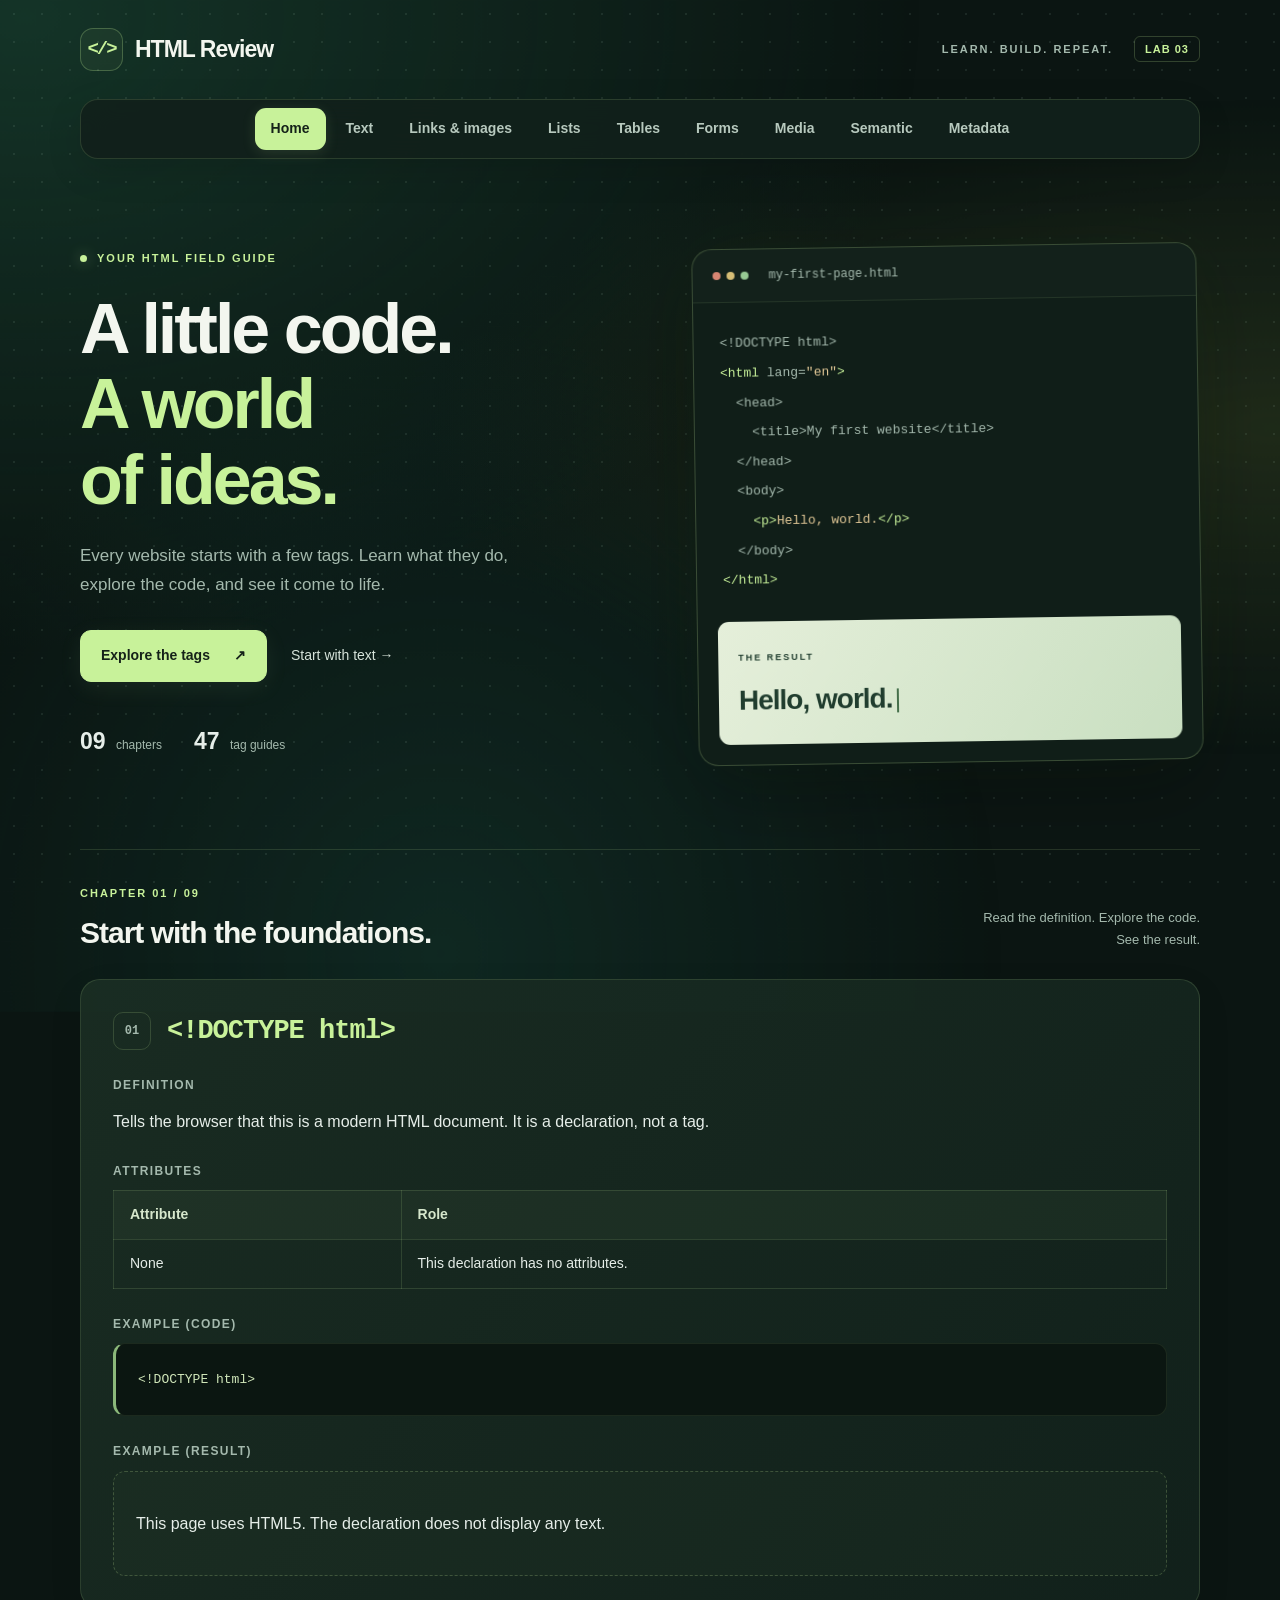
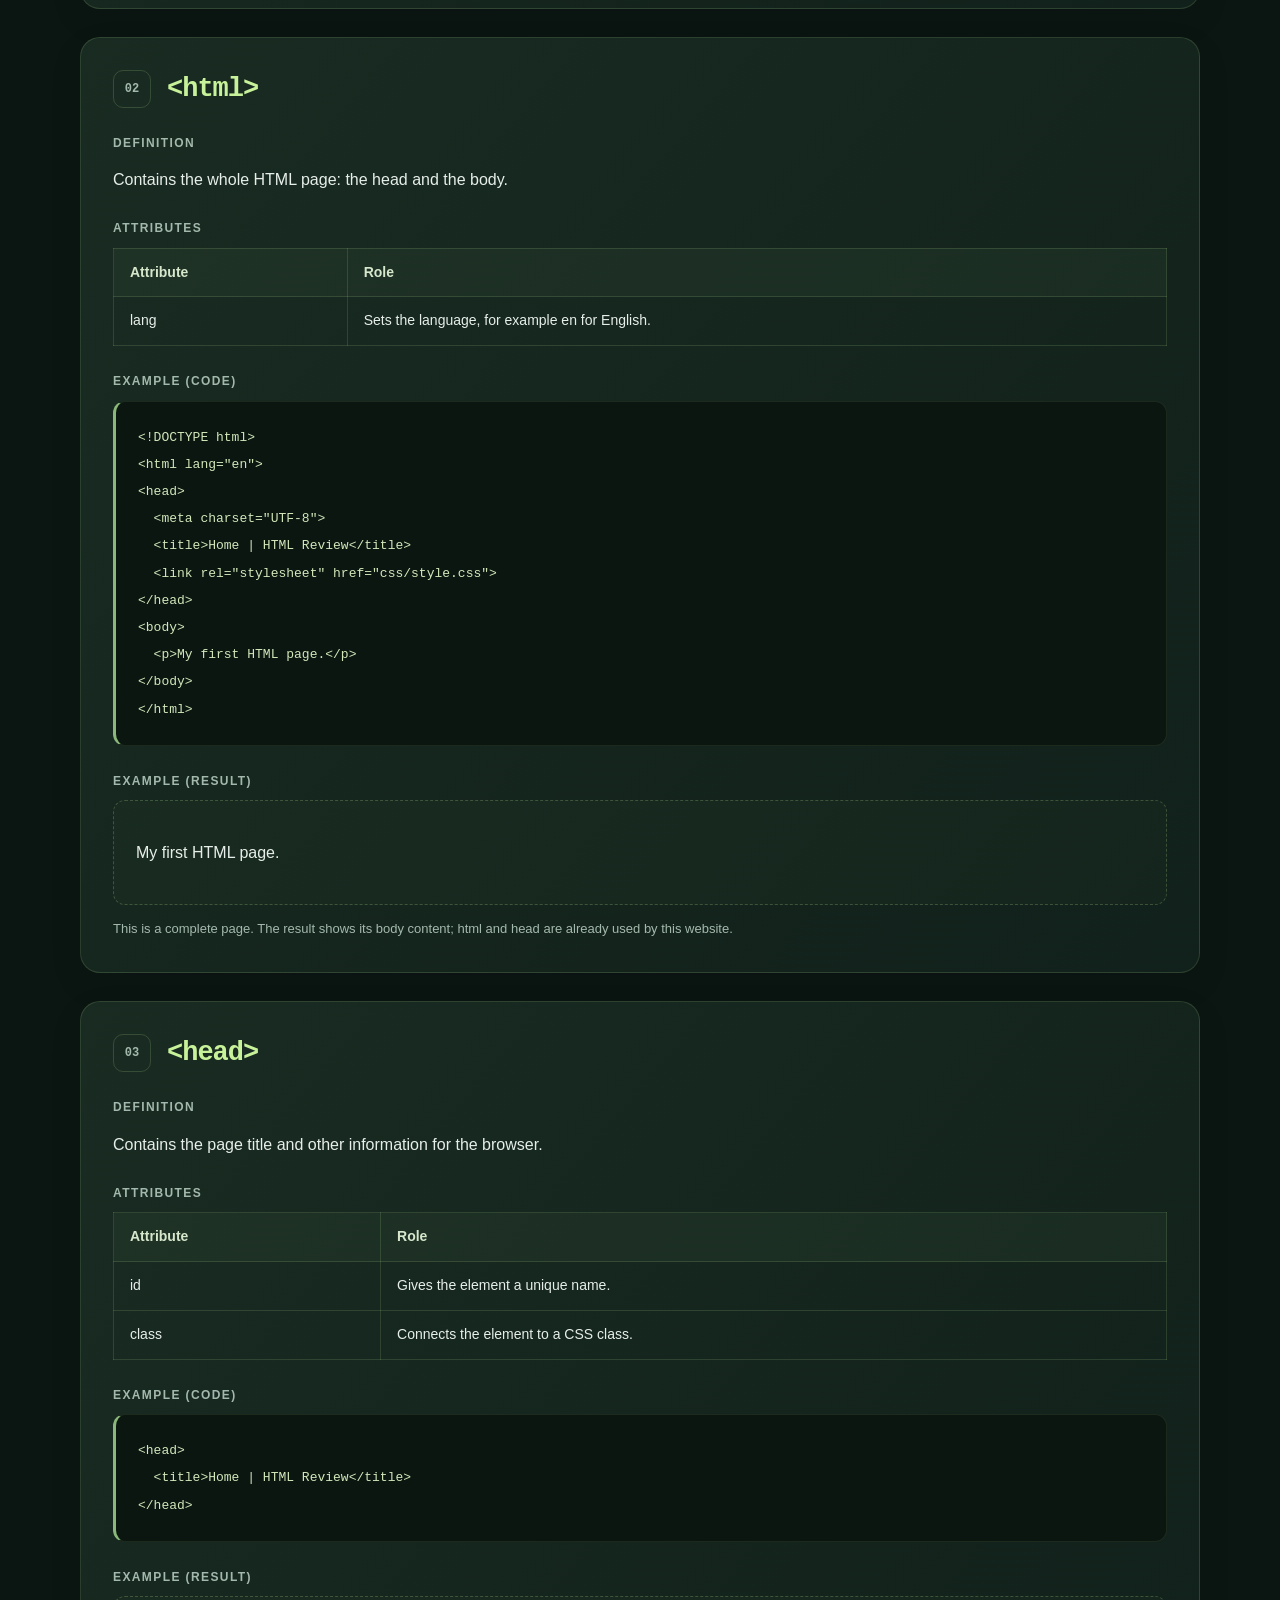
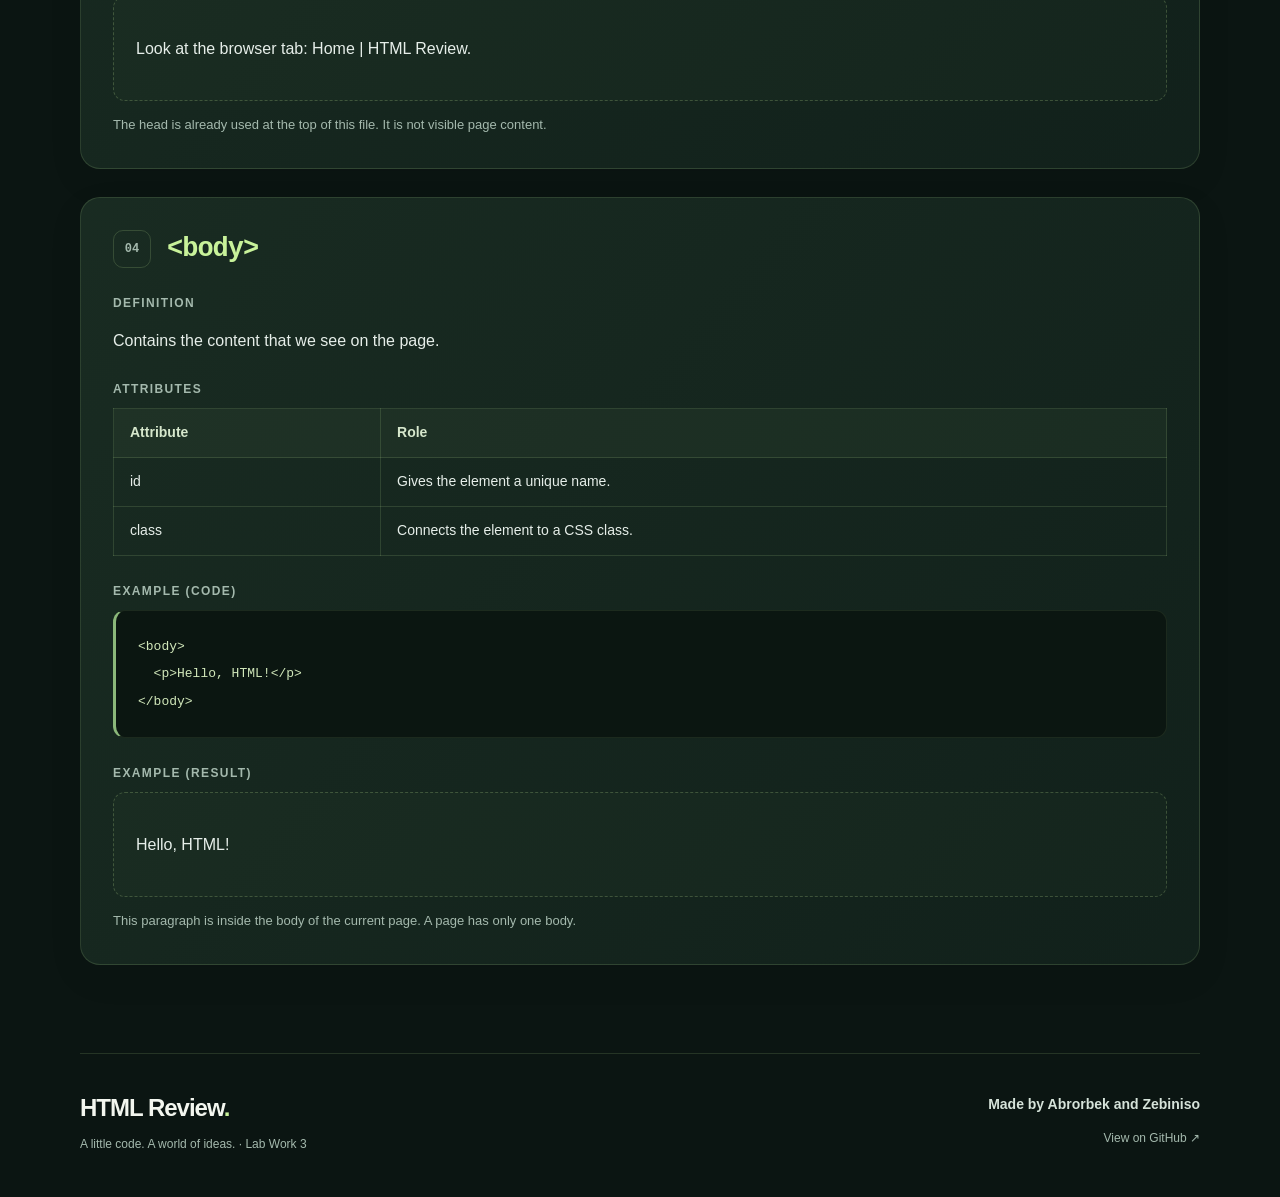
<file: index.html>
<!DOCTYPE html>
<html lang="en">
<head>
  <meta charset="UTF-8">
  <meta name="viewport" content="width=device-width, initial-scale=1">
  <meta http-equiv="refresh" content="0; url=html_review/index.html">
  <title>HTML Review</title>
  <link rel="stylesheet" href="html_review/css/style.css">
</head>
<body class="example-page">
  <main>
    <h1>HTML Review</h1>
    <p><a href="html_review/index.html">Open the HTML Review website</a>.</p>
  </main>
</body>
</html>
</file>
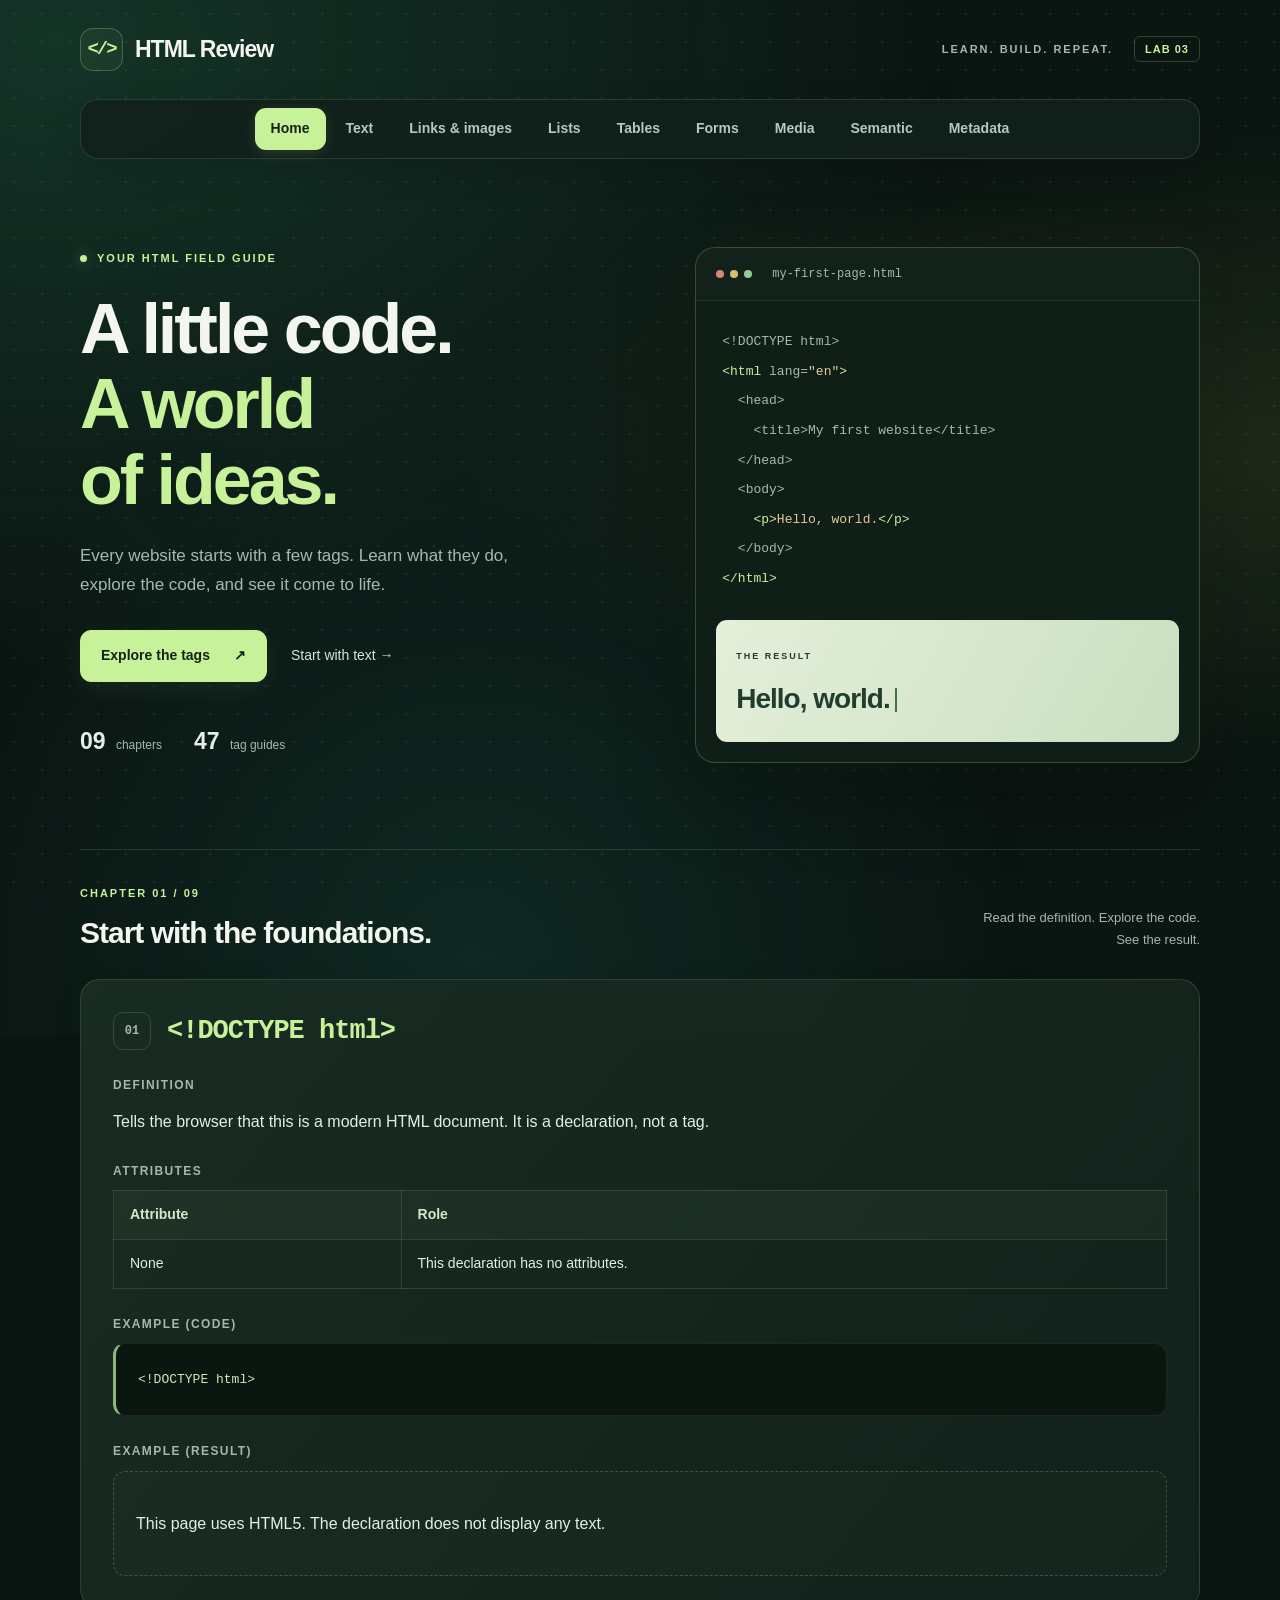
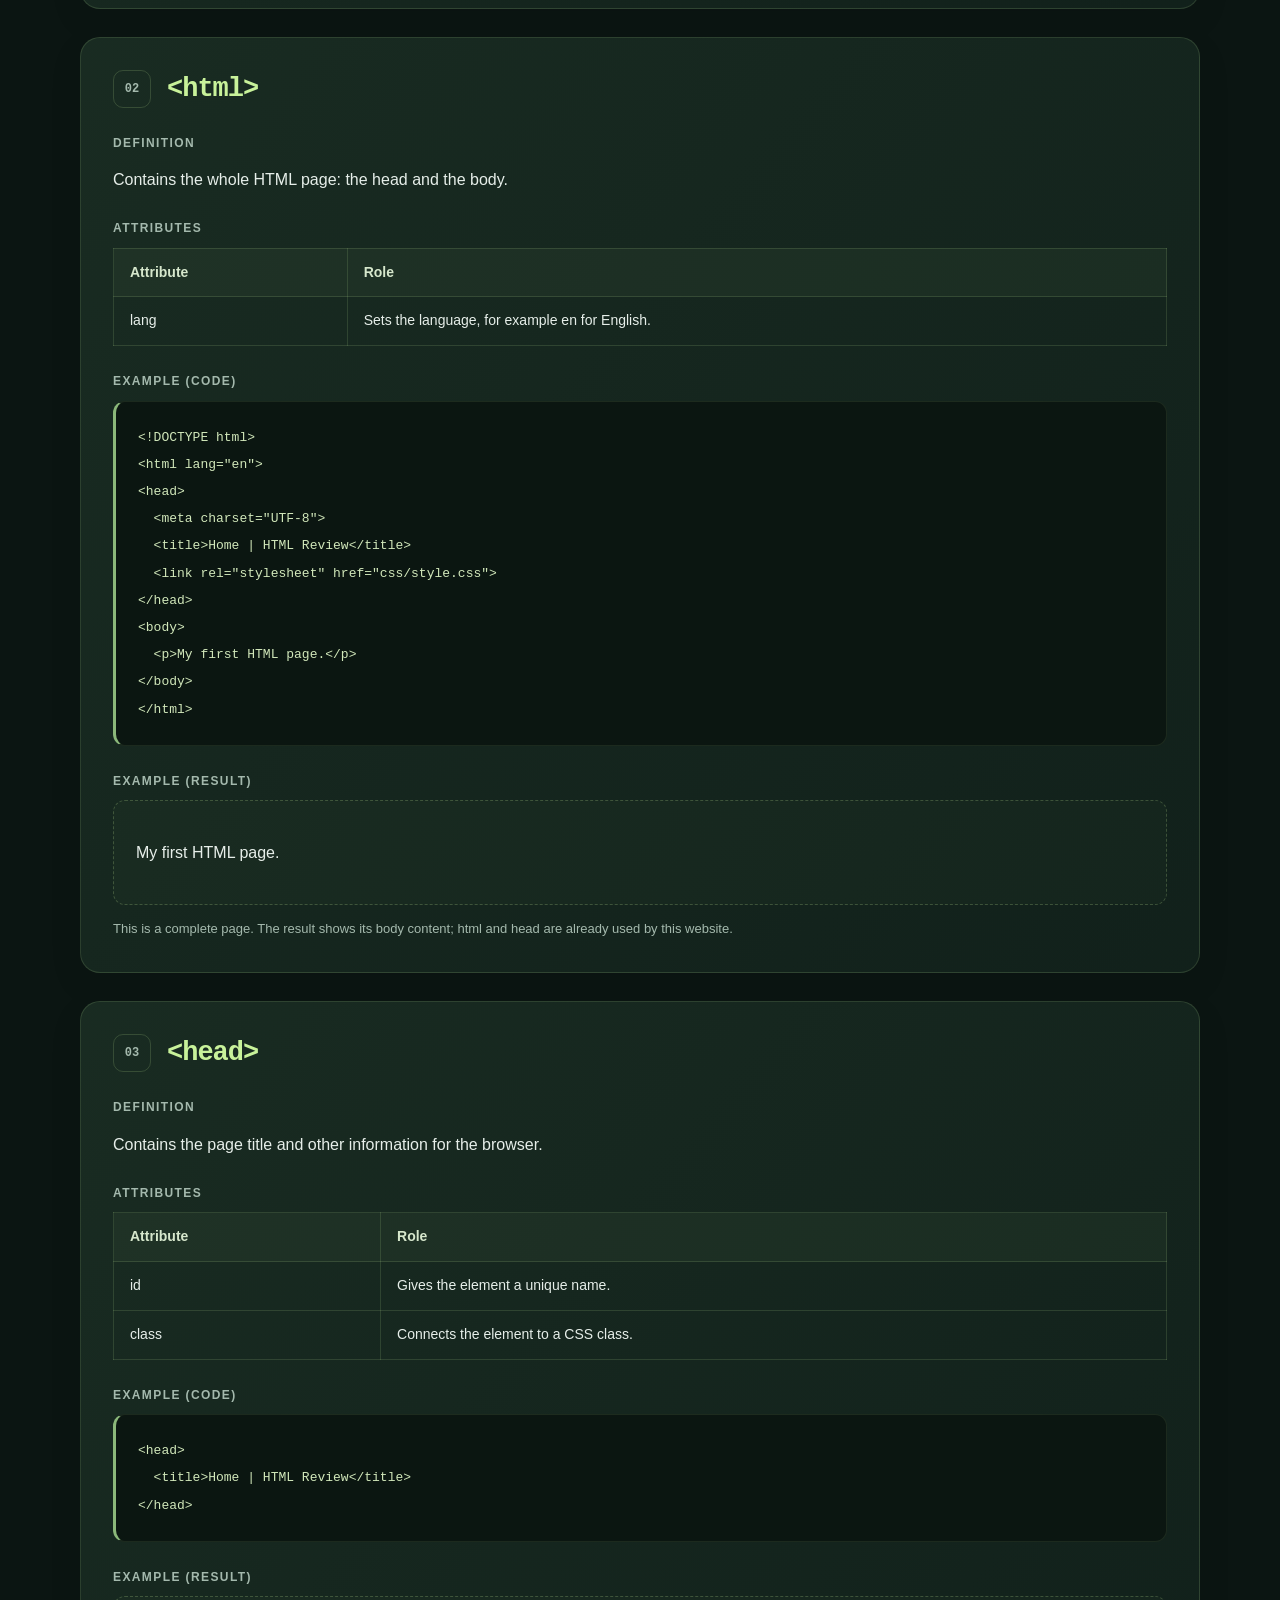
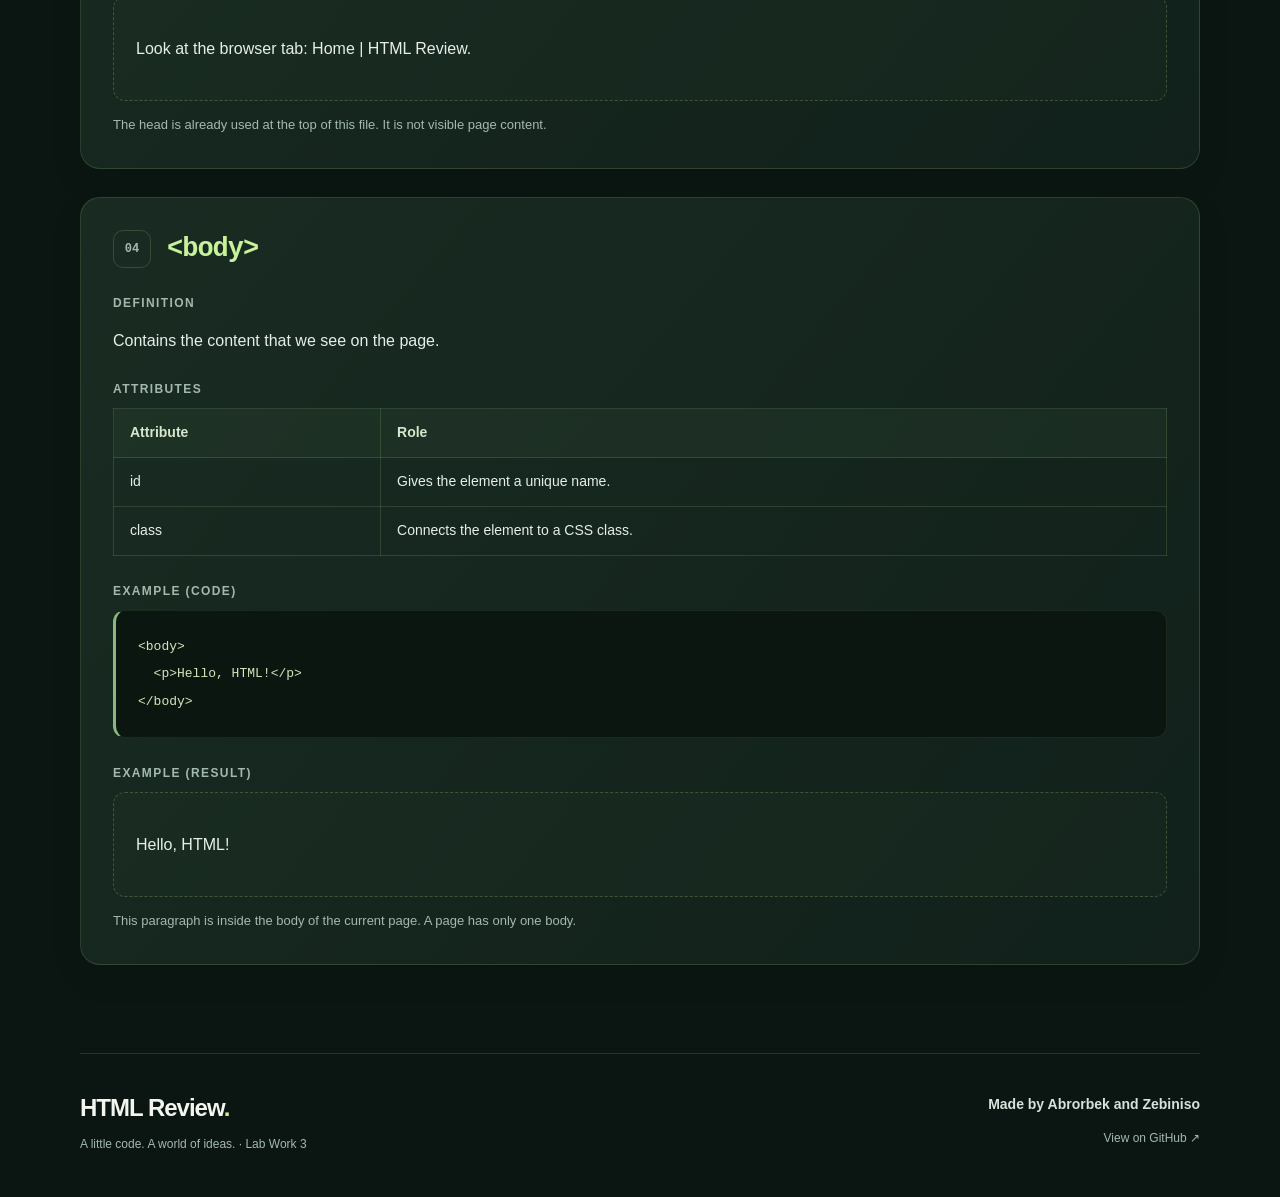
<file: html_review/index.html>
<!DOCTYPE html>
<html lang="en">
<head>
  <meta charset="UTF-8">
  <meta name="viewport" content="width=device-width, initial-scale=1">
  <title>Home | HTML Review</title>
  <link rel="stylesheet" href="css/style.css">
</head>
<body>
  <header class="site-header">
    <a class="site-title" href="index.html"><span class="logo-mark">&lt;/&gt;</span> HTML Review</a>
    <p class="site-label">LEARN. BUILD. REPEAT. <span>LAB 03</span></p>
  </header>

  <nav class="menu">
    <a href="index.html" class="active">Home</a>
    <a href="text.html">Text</a>
    <a href="links.html">Links &amp; images</a>
    <a href="lists.html">Lists</a>
    <a href="tables.html">Tables</a>
    <a href="forms.html">Forms</a>
    <a href="media.html">Media</a>
    <a href="semantic.html">Semantic</a>
    <a href="metadata.html">Metadata</a>
  </nav>

  <div class="content">
    <section class="hero">
      <div class="hero-copy">
        <p class="eyebrow"><span class="status-dot"></span> YOUR HTML FIELD GUIDE</p>
        <h1>A little code.<br><span>A world<br>of ideas.</span></h1>
        <p class="hero-description">Every website starts with a few tags. Learn what they do, explore the code, and see it come to life.</p>
        <div class="hero-actions">
          <a class="button-link" href="#basics">Explore the tags <span>↗</span></a>
          <a class="text-link" href="text.html">Start with text →</a>
        </div>
        <div class="hero-stats">
          <p><strong>09</strong> chapters</p>
          <p><strong>47</strong> tag guides</p>
        </div>
      </div>

      <div class="hero-editor">
        <div class="editor-bar">
          <div class="window-dots"><span></span><span></span><span></span></div>
          <p>my-first-page.html</p>
        </div>
        <pre><code>&lt;!DOCTYPE html&gt;
<span class="code-accent">&lt;html</span> lang=<span class="code-warm">"en"</span><span class="code-accent">&gt;</span>
  &lt;head&gt;
    &lt;title&gt;My first website&lt;/title&gt;
  &lt;/head&gt;
  &lt;body&gt;
    <span class="code-accent">&lt;p&gt;</span><span class="code-warm">Hello, world.</span><span class="code-accent">&lt;/p&gt;</span>
  &lt;/body&gt;
<span class="code-accent">&lt;/html&gt;</span></code></pre>
        <div class="editor-preview">
          <span>THE RESULT</span>
          <p>Hello, world.<span class="cursor"></span></p>
        </div>
      </div>
    </section>

    <div class="chapter-heading" id="basics">
      <div>
        <p class="eyebrow">CHAPTER 01 / 09</p>
        <h2>Start with the foundations.</h2>
      </div>
      <p>Read the definition. Explore the code.<br>See the result.</p>
    </div>

    <div class="tag">
      <h2>&lt;!DOCTYPE html&gt;</h2>
      <h3>Definition</h3>
      <p>Tells the browser that this is a modern HTML document. It is a declaration, not a tag.</p>

      <h3>Attributes</h3>
      <table>
        <tr><th>Attribute</th><th>Role</th></tr>
        <tr><td>None</td><td>This declaration has no attributes.</td></tr>
      </table>

      <h3>Example (code)</h3>
      <pre><code>&lt;!DOCTYPE html&gt;</code></pre>

      <h3>Example (result)</h3>
      <div class="result">
        <p>This page uses HTML5. The declaration does not display any text.</p>
      </div>
    </div>

    <div class="tag">
      <h2>&lt;html&gt;</h2>
      <h3>Definition</h3>
      <p>Contains the whole HTML page: the head and the body.</p>

      <h3>Attributes</h3>
      <table>
        <tr><th>Attribute</th><th>Role</th></tr>
        <tr><td>lang</td><td>Sets the language, for example en for English.</td></tr>
      </table>

      <h3>Example (code)</h3>
      <pre><code>&lt;!DOCTYPE html&gt;
&lt;html lang="en"&gt;
&lt;head&gt;
  &lt;meta charset="UTF-8"&gt;
  &lt;title&gt;Home | HTML Review&lt;/title&gt;
  &lt;link rel="stylesheet" href="css/style.css"&gt;
&lt;/head&gt;
&lt;body&gt;
  &lt;p&gt;My first HTML page.&lt;/p&gt;
&lt;/body&gt;
&lt;/html&gt;</code></pre>

      <h3>Example (result)</h3>
      <div class="result">
        <p>My first HTML page.</p>
      </div>
      <p class="note">This is a complete page. The result shows its body content; html and head are already used by this website.</p>
    </div>

    <div class="tag">
      <h2>&lt;head&gt;</h2>
      <h3>Definition</h3>
      <p>Contains the page title and other information for the browser.</p>

      <h3>Attributes</h3>
      <table>
        <tr><th>Attribute</th><th>Role</th></tr>
        <tr><td>id</td><td>Gives the element a unique name.</td></tr>
        <tr><td>class</td><td>Connects the element to a CSS class.</td></tr>
      </table>

      <h3>Example (code)</h3>
      <pre><code>&lt;head&gt;
  &lt;title&gt;Home | HTML Review&lt;/title&gt;
&lt;/head&gt;</code></pre>

      <h3>Example (result)</h3>
      <div class="result">
        <p>Look at the browser tab: Home | HTML Review.</p>
      </div>
      <p class="note">The head is already used at the top of this file. It is not visible page content.</p>
    </div>

    <div class="tag">
      <h2>&lt;body&gt;</h2>
      <h3>Definition</h3>
      <p>Contains the content that we see on the page.</p>

      <h3>Attributes</h3>
      <table>
        <tr><th>Attribute</th><th>Role</th></tr>
        <tr><td>id</td><td>Gives the element a unique name.</td></tr>
        <tr><td>class</td><td>Connects the element to a CSS class.</td></tr>
      </table>

      <h3>Example (code)</h3>
      <pre><code>&lt;body&gt;
  &lt;p&gt;Hello, HTML!&lt;/p&gt;
&lt;/body&gt;</code></pre>

      <h3>Example (result)</h3>
      <div class="result">
        <p>Hello, HTML!</p>
      </div>
      <p class="note">This paragraph is inside the body of the current page. A page has only one body.</p>
    </div>
  </div>

  <footer class="site-footer">
    <div class="footer-inner">
      <div>
        <p class="footer-brand">HTML Review<span>.</span></p>
        <p class="footer-note">A little code. A world of ideas. · Lab Work 3</p>
      </div>
      <div class="footer-credits">
        <p class="authors">Made by Abrorbek and Zebiniso</p>
        <a href="https://github.com/sa-abror/university">View on GitHub ↗</a>
      </div>
    </div>
  </footer>
</body>
</html>
</file>
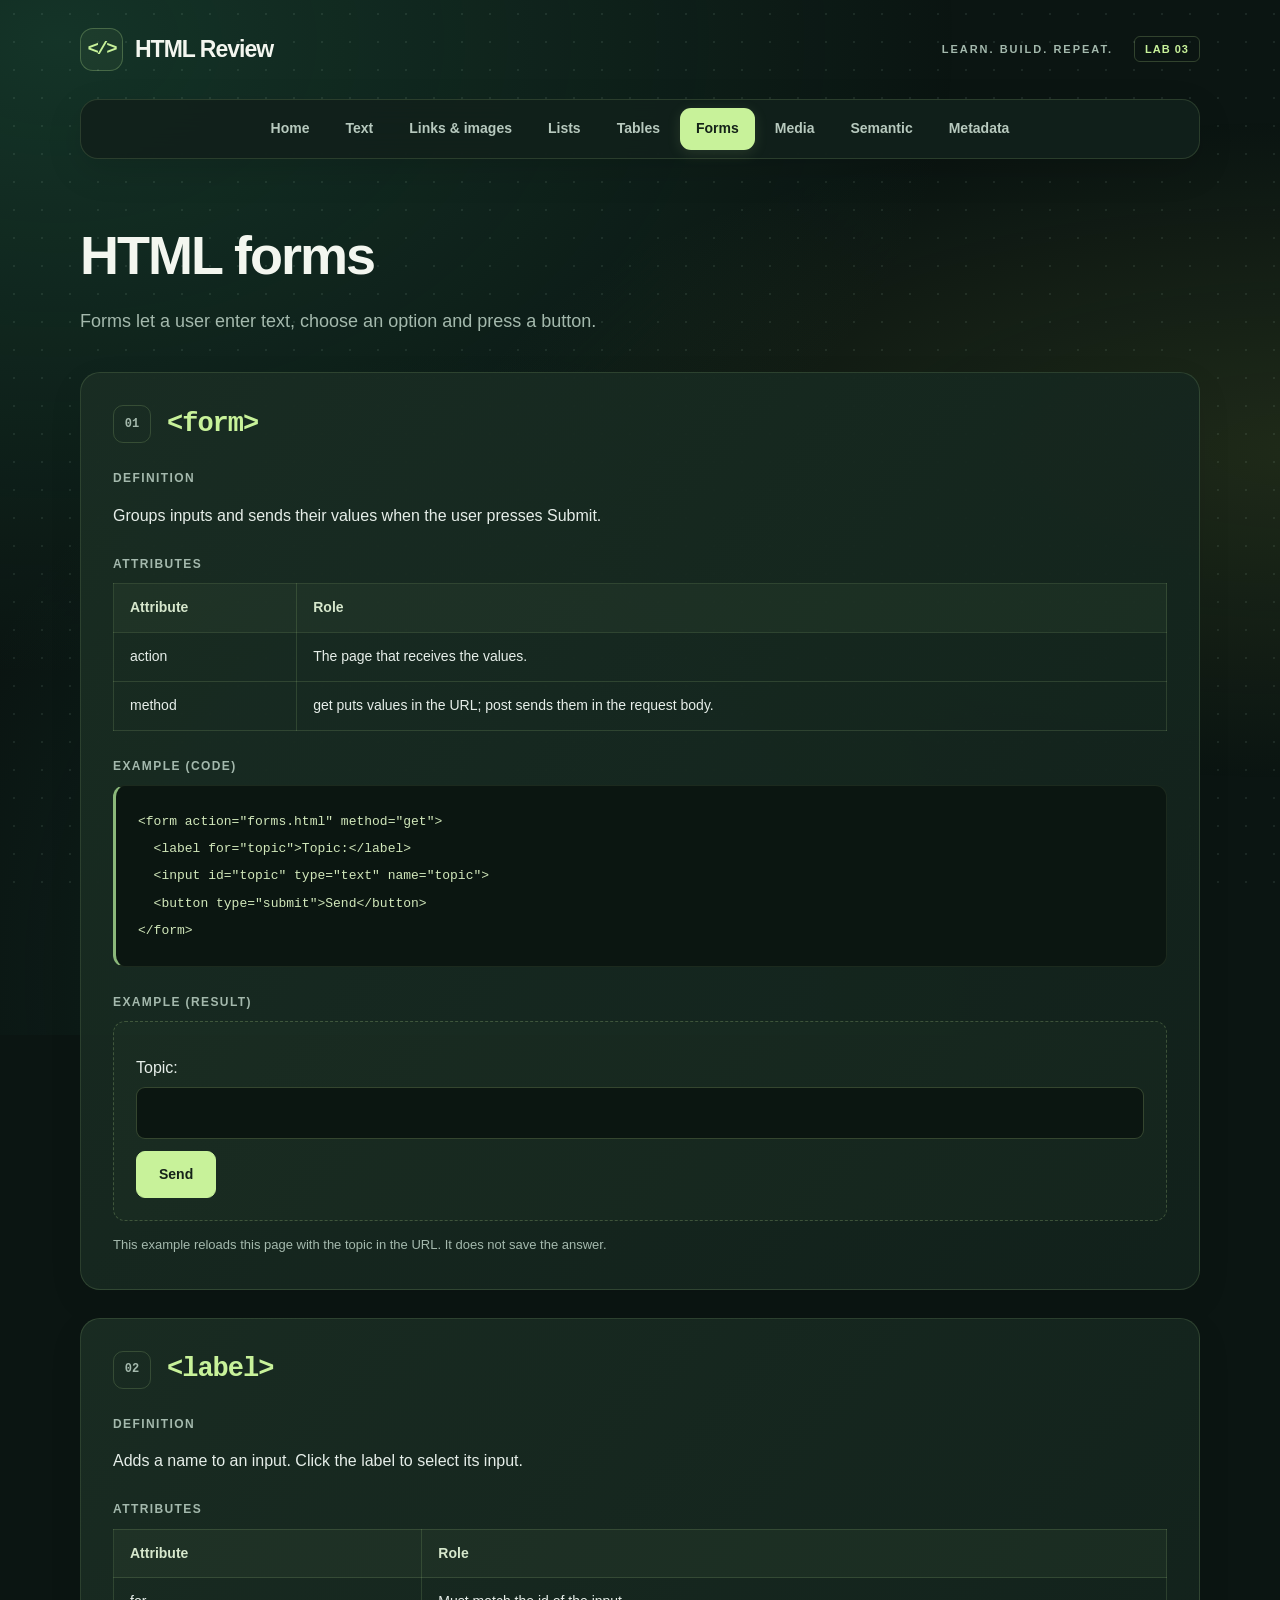
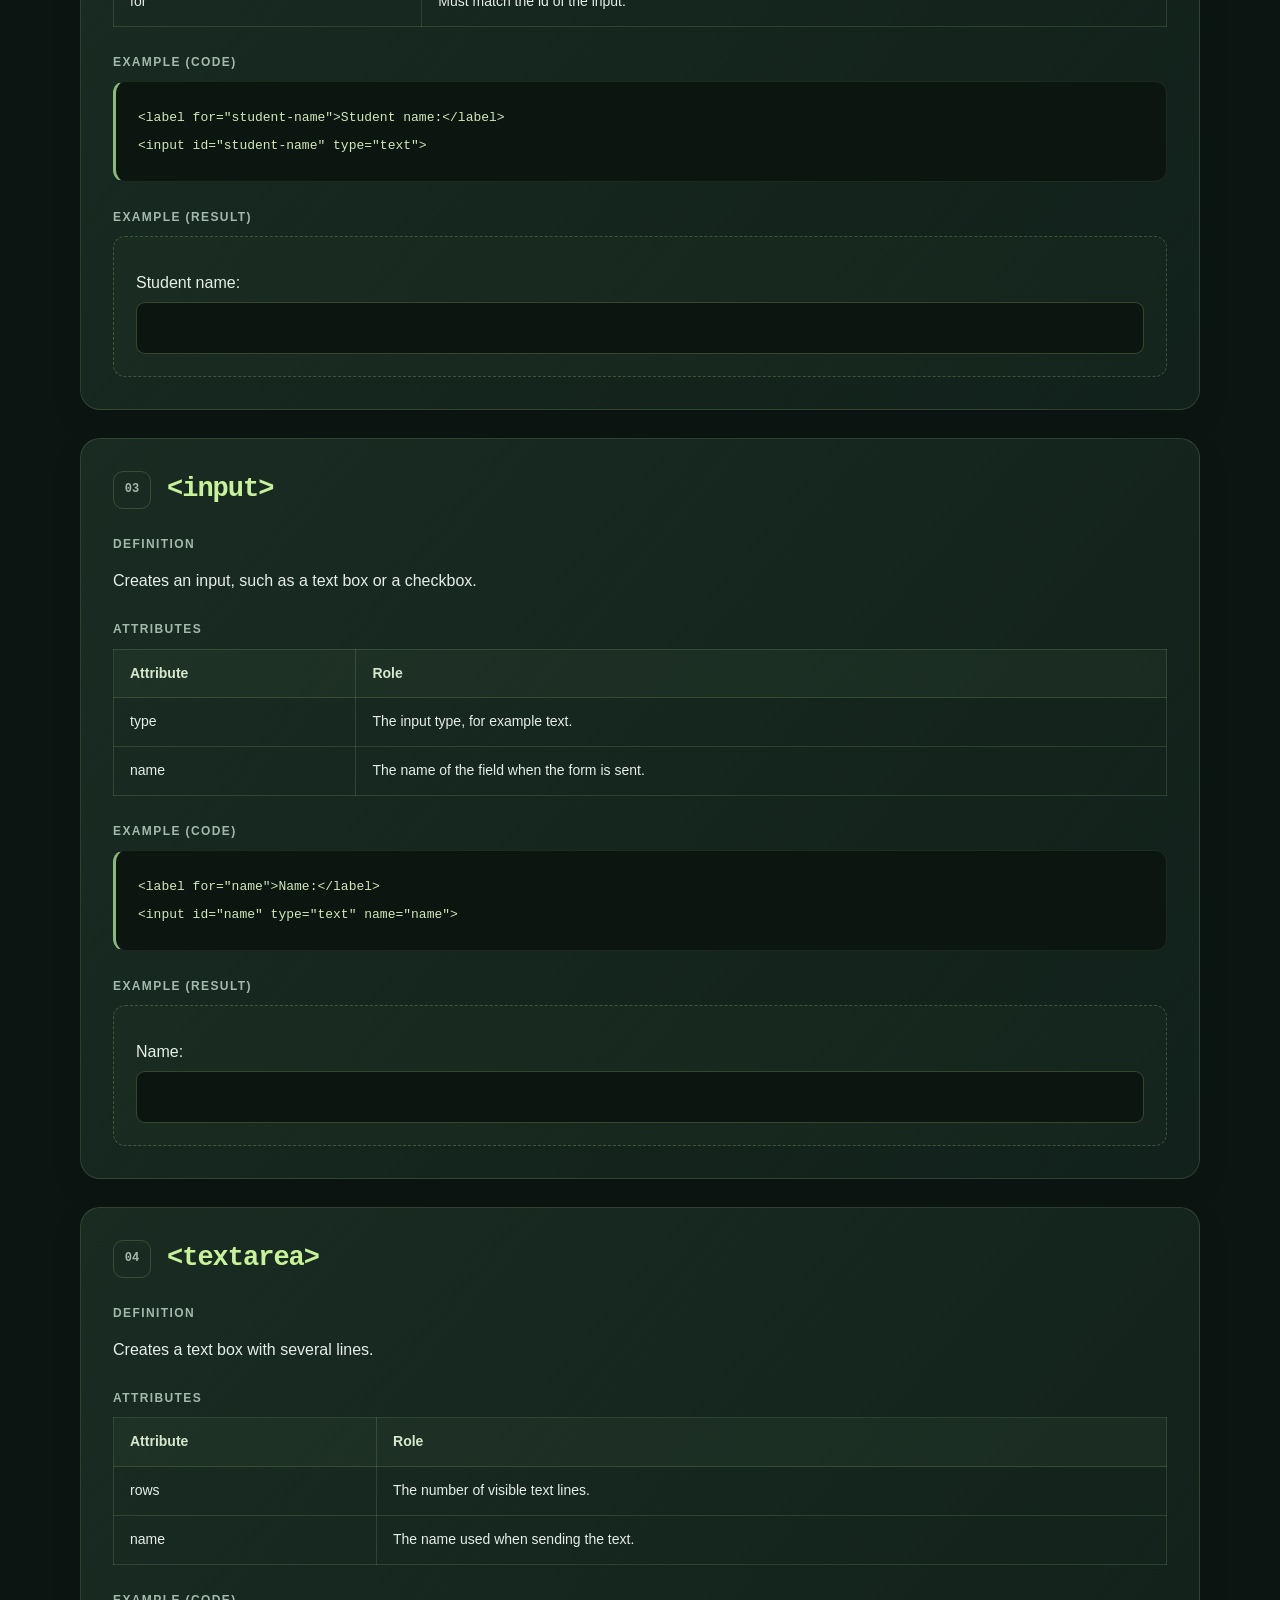
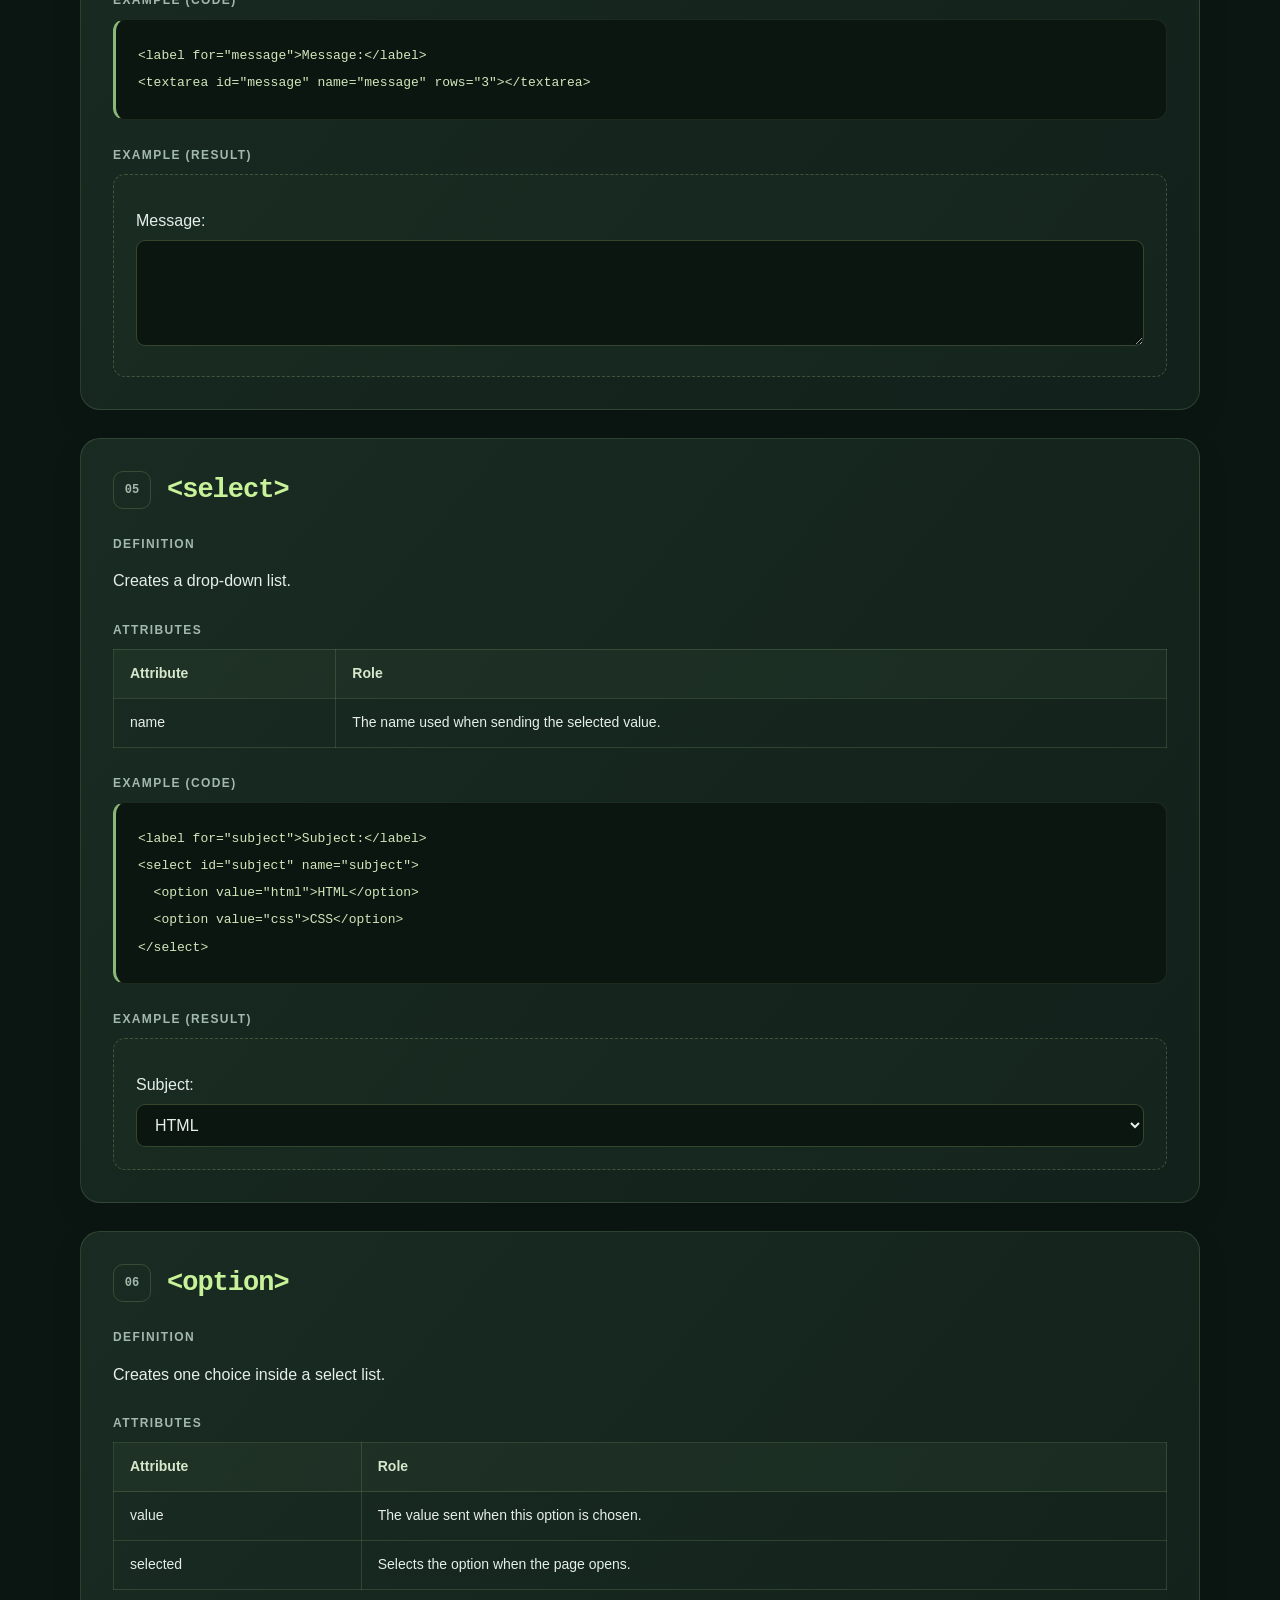
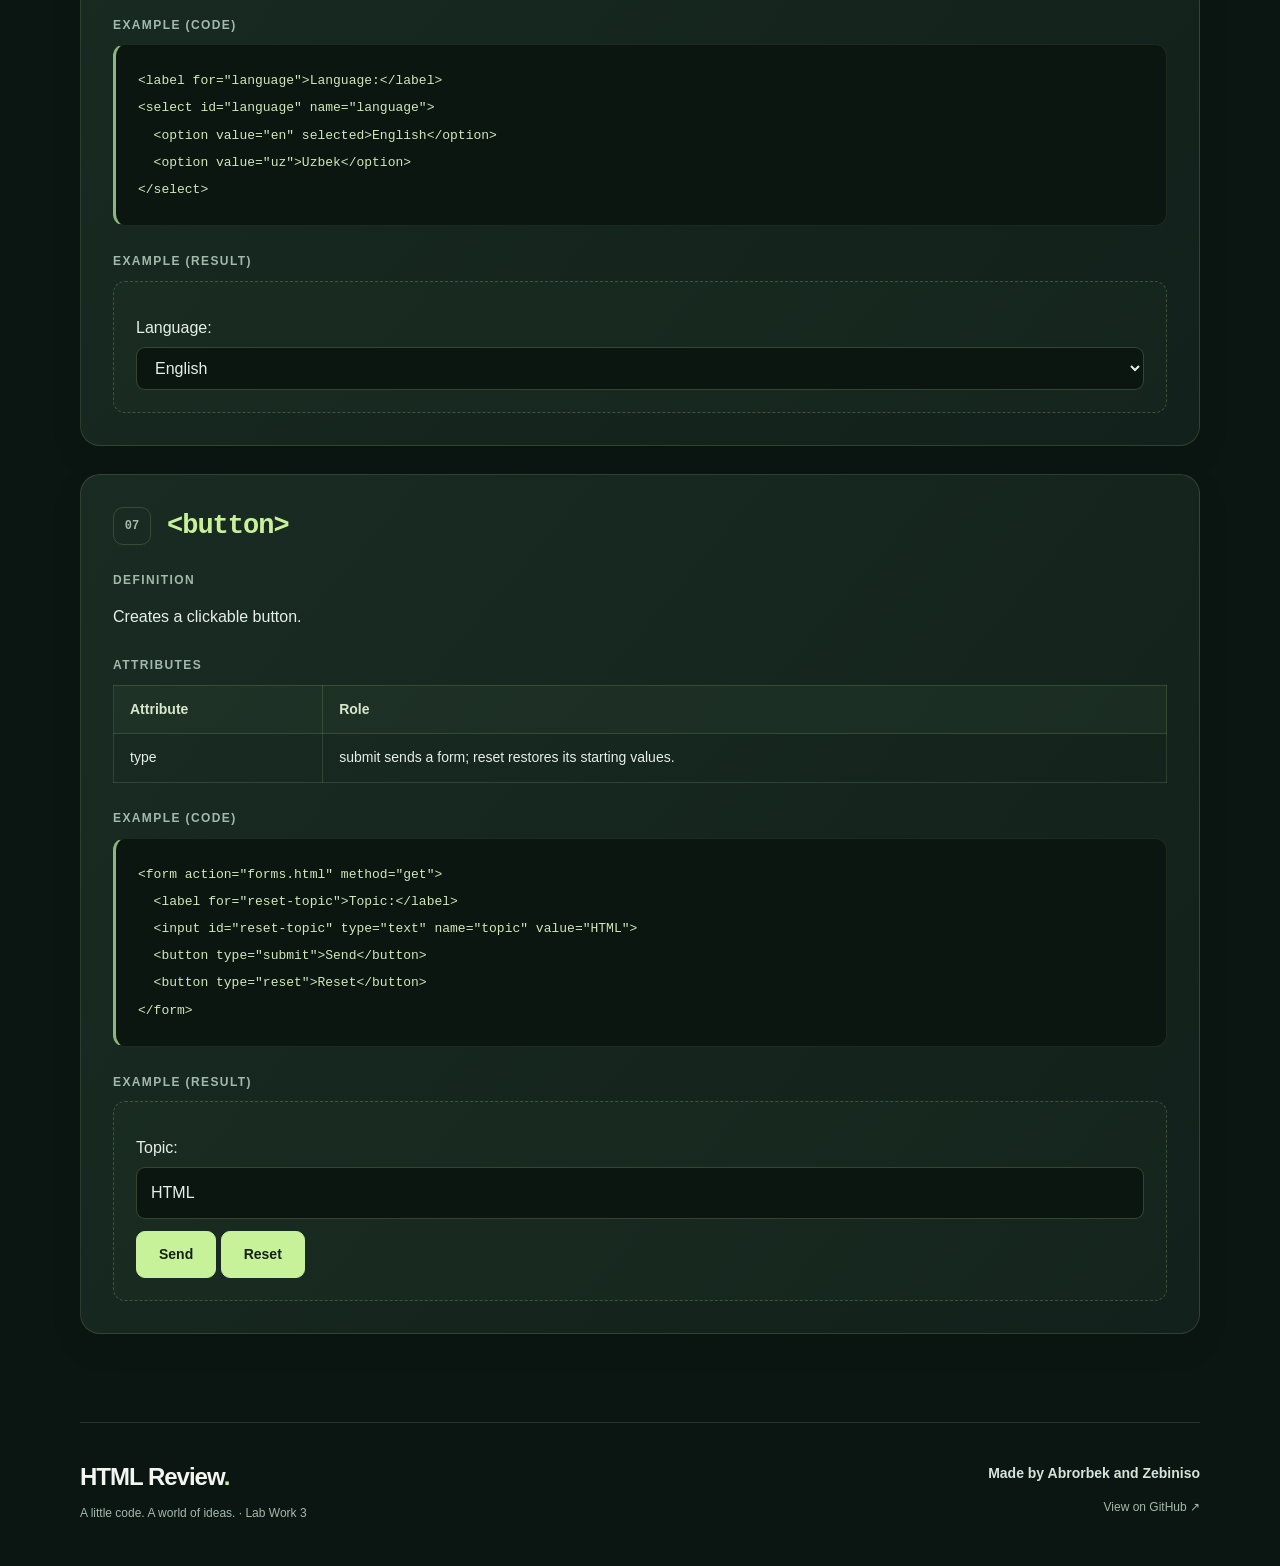
<file: html_review/forms.html>
<!DOCTYPE html>
<html lang="en">
<head>
  <meta charset="UTF-8">
  <meta name="viewport" content="width=device-width, initial-scale=1">
  <title>Forms | HTML Review</title>
  <link rel="stylesheet" href="css/style.css">
</head>
<body>
  <header class="site-header">
    <a class="site-title" href="index.html"><span class="logo-mark">&lt;/&gt;</span> HTML Review</a>
    <p class="site-label">LEARN. BUILD. REPEAT. <span>LAB 03</span></p>
  </header>

  <nav class="menu">
    <a href="index.html">Home</a>
    <a href="text.html">Text</a>
    <a href="links.html">Links &amp; images</a>
    <a href="lists.html">Lists</a>
    <a href="tables.html">Tables</a>
    <a href="forms.html" class="active">Forms</a>
    <a href="media.html">Media</a>
    <a href="semantic.html">Semantic</a>
    <a href="metadata.html">Metadata</a>
  </nav>

  <div class="content">
    <h1>HTML forms</h1>
    <p>Forms let a user enter text, choose an option and press a button.</p>

    <div class="tag">
      <h2>&lt;form&gt;</h2>
      <h3>Definition</h3>
      <p>Groups inputs and sends their values when the user presses Submit.</p>

      <h3>Attributes</h3>
      <table>
        <tr><th>Attribute</th><th>Role</th></tr>
        <tr><td>action</td><td>The page that receives the values.</td></tr>
        <tr><td>method</td><td>get puts values in the URL; post sends them in the request body.</td></tr>
      </table>

      <h3>Example (code)</h3>
      <pre><code>&lt;form action="forms.html" method="get"&gt;
  &lt;label for="topic"&gt;Topic:&lt;/label&gt;
  &lt;input id="topic" type="text" name="topic"&gt;
  &lt;button type="submit"&gt;Send&lt;/button&gt;
&lt;/form&gt;</code></pre>

      <h3>Example (result)</h3>
      <div class="result">
        <form action="forms.html" method="get">
          <label for="topic">Topic:</label>
          <input id="topic" type="text" name="topic">
          <button type="submit">Send</button>
        </form>
      </div>
      <p class="note">This example reloads this page with the topic in the URL. It does not save the answer.</p>
    </div>

    <div class="tag">
      <h2>&lt;label&gt;</h2>
      <h3>Definition</h3>
      <p>Adds a name to an input. Click the label to select its input.</p>

      <h3>Attributes</h3>
      <table>
        <tr><th>Attribute</th><th>Role</th></tr>
        <tr><td>for</td><td>Must match the id of the input.</td></tr>
      </table>

      <h3>Example (code)</h3>
      <pre><code>&lt;label for="student-name"&gt;Student name:&lt;/label&gt;
&lt;input id="student-name" type="text"&gt;</code></pre>

      <h3>Example (result)</h3>
      <div class="result">
        <label for="student-name">Student name:</label>
        <input id="student-name" type="text">
      </div>
    </div>

    <div class="tag">
      <h2>&lt;input&gt;</h2>
      <h3>Definition</h3>
      <p>Creates an input, such as a text box or a checkbox.</p>

      <h3>Attributes</h3>
      <table>
        <tr><th>Attribute</th><th>Role</th></tr>
        <tr><td>type</td><td>The input type, for example text.</td></tr>
        <tr><td>name</td><td>The name of the field when the form is sent.</td></tr>
      </table>

      <h3>Example (code)</h3>
      <pre><code>&lt;label for="name"&gt;Name:&lt;/label&gt;
&lt;input id="name" type="text" name="name"&gt;</code></pre>

      <h3>Example (result)</h3>
      <div class="result">
        <label for="name">Name:</label>
        <input id="name" type="text" name="name">
      </div>
    </div>

    <div class="tag">
      <h2>&lt;textarea&gt;</h2>
      <h3>Definition</h3>
      <p>Creates a text box with several lines.</p>

      <h3>Attributes</h3>
      <table>
        <tr><th>Attribute</th><th>Role</th></tr>
        <tr><td>rows</td><td>The number of visible text lines.</td></tr>
        <tr><td>name</td><td>The name used when sending the text.</td></tr>
      </table>

      <h3>Example (code)</h3>
      <pre><code>&lt;label for="message"&gt;Message:&lt;/label&gt;
&lt;textarea id="message" name="message" rows="3"&gt;&lt;/textarea&gt;</code></pre>

      <h3>Example (result)</h3>
      <div class="result">
        <label for="message">Message:</label>
        <textarea id="message" name="message" rows="3"></textarea>
      </div>
    </div>

    <div class="tag">
      <h2>&lt;select&gt;</h2>
      <h3>Definition</h3>
      <p>Creates a drop-down list.</p>

      <h3>Attributes</h3>
      <table>
        <tr><th>Attribute</th><th>Role</th></tr>
        <tr><td>name</td><td>The name used when sending the selected value.</td></tr>
      </table>

      <h3>Example (code)</h3>
      <pre><code>&lt;label for="subject"&gt;Subject:&lt;/label&gt;
&lt;select id="subject" name="subject"&gt;
  &lt;option value="html"&gt;HTML&lt;/option&gt;
  &lt;option value="css"&gt;CSS&lt;/option&gt;
&lt;/select&gt;</code></pre>

      <h3>Example (result)</h3>
      <div class="result">
        <label for="subject">Subject:</label>
        <select id="subject" name="subject">
          <option value="html">HTML</option>
          <option value="css">CSS</option>
        </select>
      </div>
    </div>

    <div class="tag">
      <h2>&lt;option&gt;</h2>
      <h3>Definition</h3>
      <p>Creates one choice inside a select list.</p>

      <h3>Attributes</h3>
      <table>
        <tr><th>Attribute</th><th>Role</th></tr>
        <tr><td>value</td><td>The value sent when this option is chosen.</td></tr>
        <tr><td>selected</td><td>Selects the option when the page opens.</td></tr>
      </table>

      <h3>Example (code)</h3>
      <pre><code>&lt;label for="language"&gt;Language:&lt;/label&gt;
&lt;select id="language" name="language"&gt;
  &lt;option value="en" selected&gt;English&lt;/option&gt;
  &lt;option value="uz"&gt;Uzbek&lt;/option&gt;
&lt;/select&gt;</code></pre>

      <h3>Example (result)</h3>
      <div class="result">
        <label for="language">Language:</label>
        <select id="language" name="language">
          <option value="en" selected>English</option>
          <option value="uz">Uzbek</option>
        </select>
      </div>
    </div>

    <div class="tag">
      <h2>&lt;button&gt;</h2>
      <h3>Definition</h3>
      <p>Creates a clickable button.</p>

      <h3>Attributes</h3>
      <table>
        <tr><th>Attribute</th><th>Role</th></tr>
        <tr><td>type</td><td>submit sends a form; reset restores its starting values.</td></tr>
      </table>

      <h3>Example (code)</h3>
      <pre><code>&lt;form action="forms.html" method="get"&gt;
  &lt;label for="reset-topic"&gt;Topic:&lt;/label&gt;
  &lt;input id="reset-topic" type="text" name="topic" value="HTML"&gt;
  &lt;button type="submit"&gt;Send&lt;/button&gt;
  &lt;button type="reset"&gt;Reset&lt;/button&gt;
&lt;/form&gt;</code></pre>

      <h3>Example (result)</h3>
      <div class="result">
        <form action="forms.html" method="get">
          <label for="reset-topic">Topic:</label>
          <input id="reset-topic" type="text" name="topic" value="HTML">
          <button type="submit">Send</button>
          <button type="reset">Reset</button>
        </form>
      </div>
    </div>
  </div>

  <footer class="site-footer">
    <div class="footer-inner">
      <div>
        <p class="footer-brand">HTML Review<span>.</span></p>
        <p class="footer-note">A little code. A world of ideas. · Lab Work 3</p>
      </div>
      <div class="footer-credits">
        <p class="authors">Made by Abrorbek and Zebiniso</p>
        <a href="https://github.com/sa-abror/university">View on GitHub ↗</a>
      </div>
    </div>
  </footer>
</body>
</html>
</file>
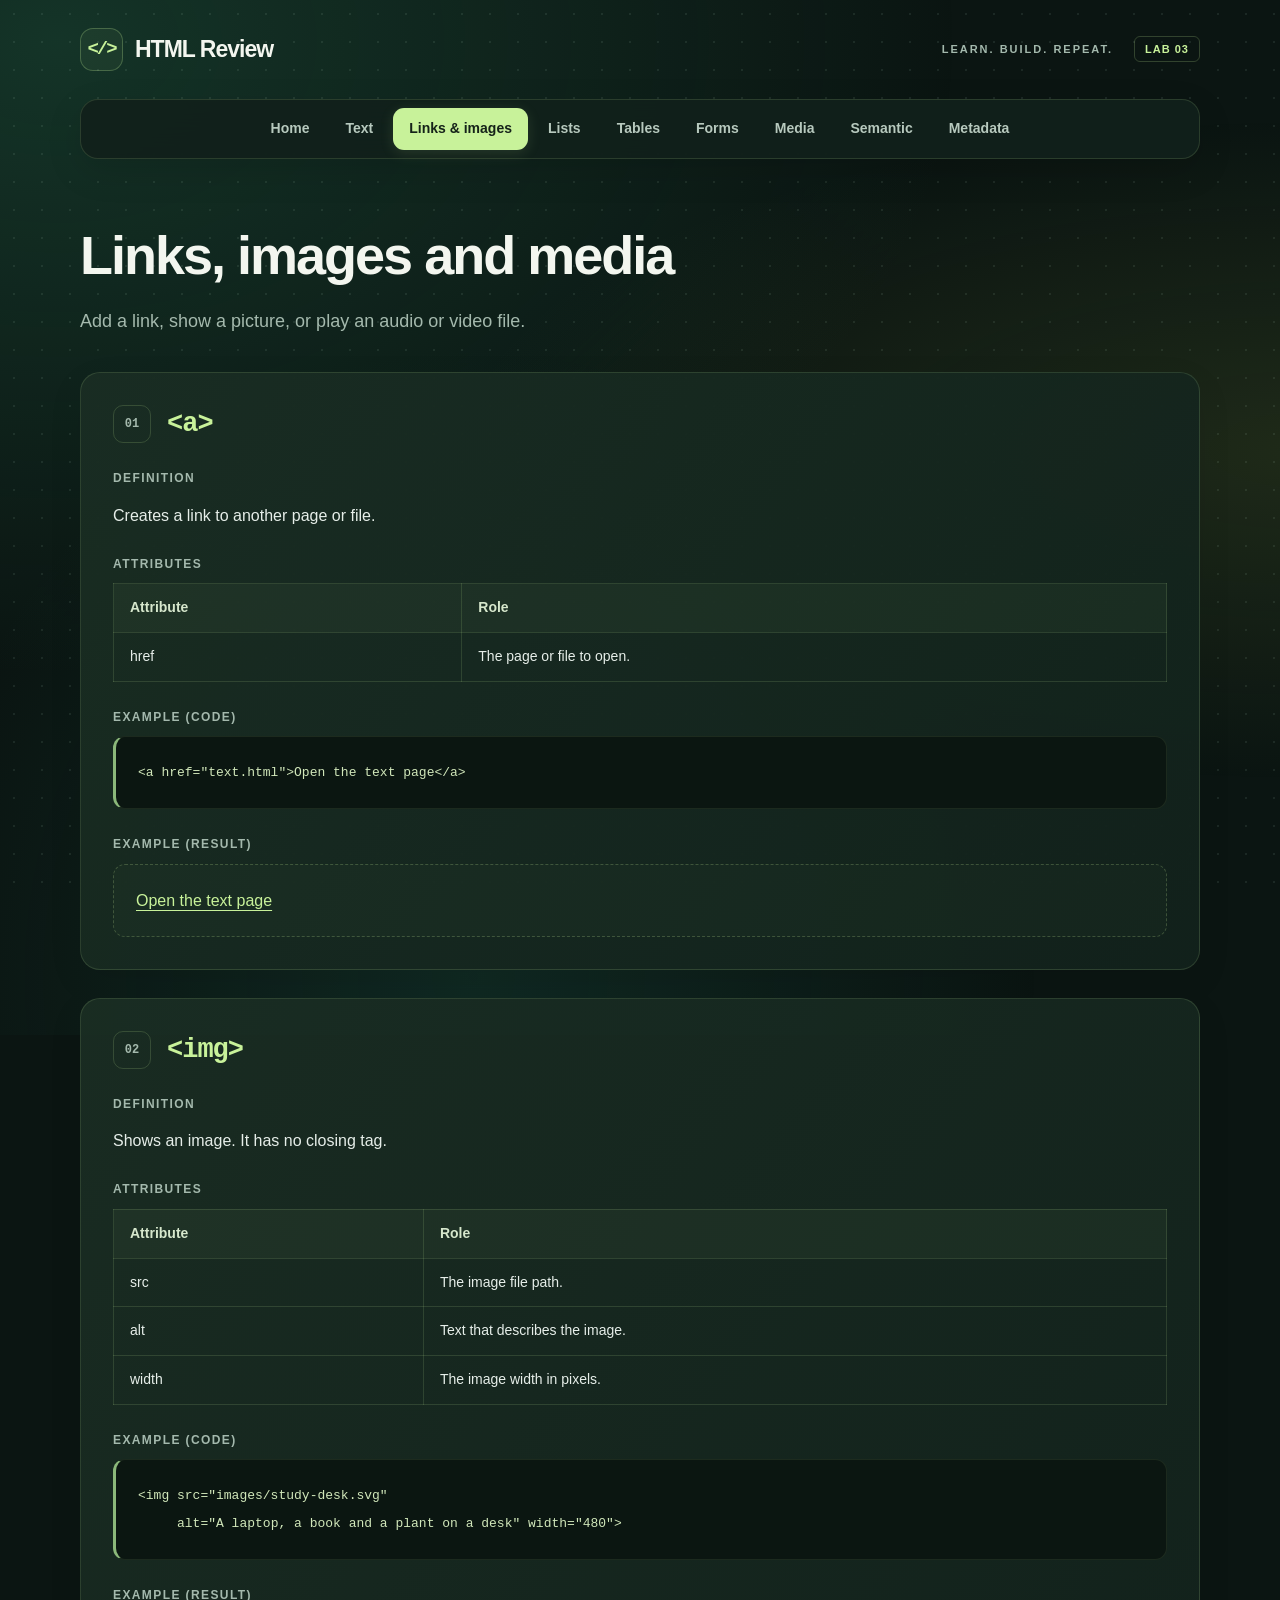
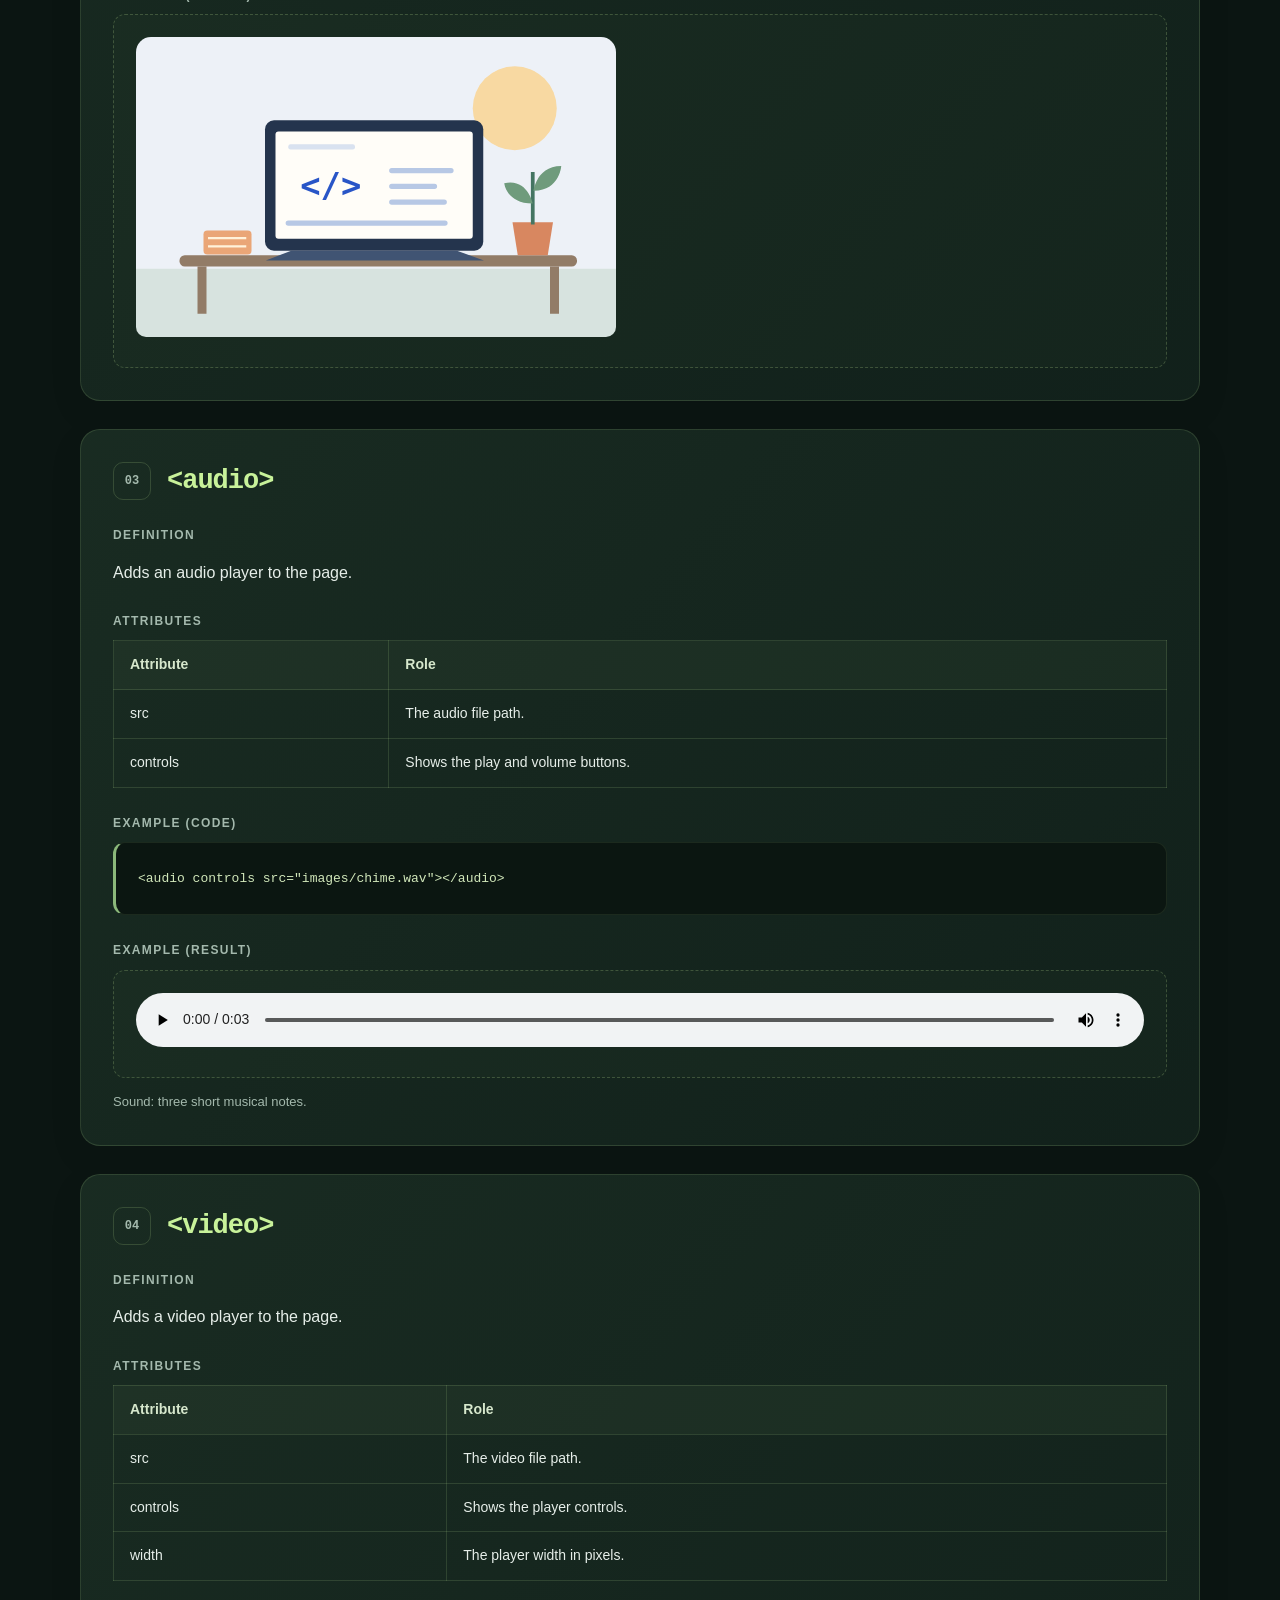
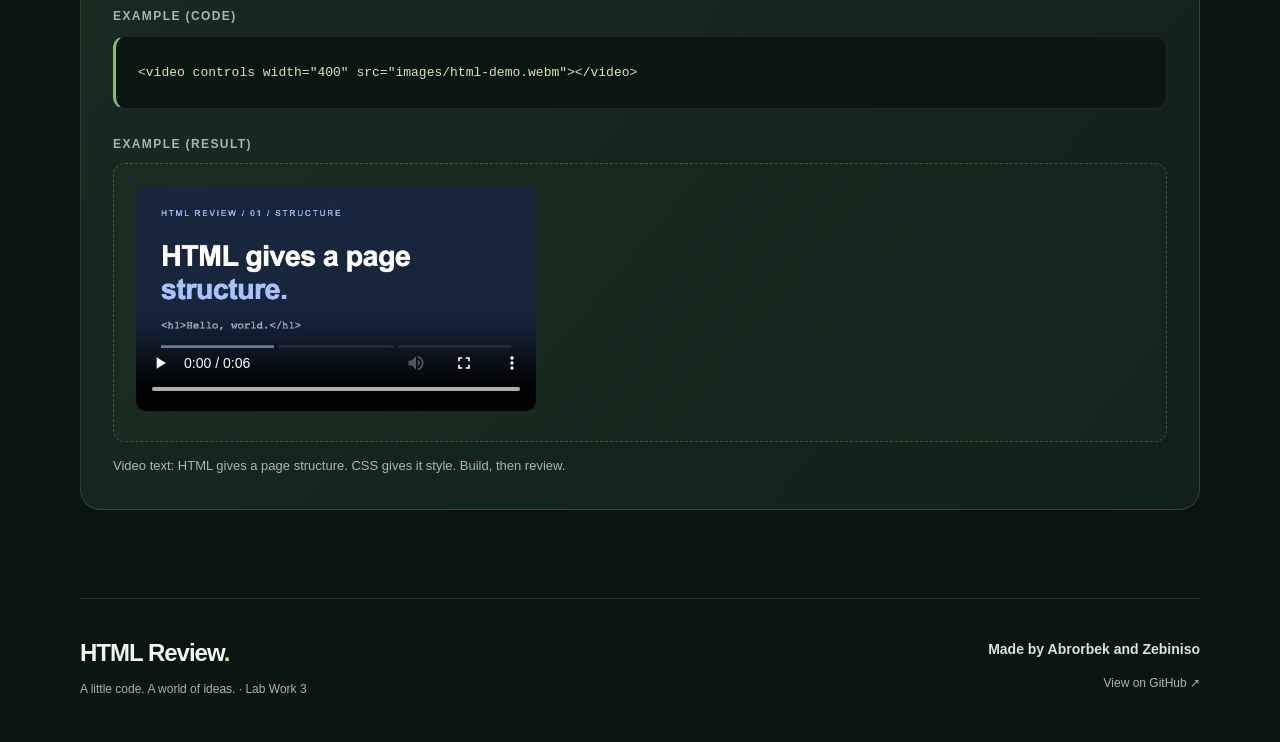
<file: html_review/links.html>
<!DOCTYPE html>
<html lang="en">
<head>
  <meta charset="UTF-8">
  <meta name="viewport" content="width=device-width, initial-scale=1">
  <title>Links &amp; images | HTML Review</title>
  <link rel="stylesheet" href="css/style.css">
</head>
<body>
  <header class="site-header">
    <a class="site-title" href="index.html"><span class="logo-mark">&lt;/&gt;</span> HTML Review</a>
    <p class="site-label">LEARN. BUILD. REPEAT. <span>LAB 03</span></p>
  </header>

  <nav class="menu">
    <a href="index.html">Home</a>
    <a href="text.html">Text</a>
    <a href="links.html" class="active">Links &amp; images</a>
    <a href="lists.html">Lists</a>
    <a href="tables.html">Tables</a>
    <a href="forms.html">Forms</a>
    <a href="media.html">Media</a>
    <a href="semantic.html">Semantic</a>
    <a href="metadata.html">Metadata</a>
  </nav>

  <div class="content">
    <h1>Links, images and media</h1>
    <p>Add a link, show a picture, or play an audio or video file.</p>

    <div class="tag">
      <h2>&lt;a&gt;</h2>
      <h3>Definition</h3>
      <p>Creates a link to another page or file.</p>

      <h3>Attributes</h3>
      <table>
        <tr><th>Attribute</th><th>Role</th></tr>
        <tr><td>href</td><td>The page or file to open.</td></tr>
      </table>

      <h3>Example (code)</h3>
      <pre><code>&lt;a href="text.html"&gt;Open the text page&lt;/a&gt;</code></pre>

      <h3>Example (result)</h3>
      <div class="result">
        <a href="text.html">Open the text page</a>
      </div>
    </div>

    <div class="tag">
      <h2>&lt;img&gt;</h2>
      <h3>Definition</h3>
      <p>Shows an image. It has no closing tag.</p>

      <h3>Attributes</h3>
      <table>
        <tr><th>Attribute</th><th>Role</th></tr>
        <tr><td>src</td><td>The image file path.</td></tr>
        <tr><td>alt</td><td>Text that describes the image.</td></tr>
        <tr><td>width</td><td>The image width in pixels.</td></tr>
      </table>

      <h3>Example (code)</h3>
      <pre><code>&lt;img src="images/study-desk.svg"
     alt="A laptop, a book and a plant on a desk" width="480"&gt;</code></pre>

      <h3>Example (result)</h3>
      <div class="result">
        <img src="images/study-desk.svg"
             alt="A laptop, a book and a plant on a desk" width="480">
      </div>
    </div>

    <div class="tag">
      <h2>&lt;audio&gt;</h2>
      <h3>Definition</h3>
      <p>Adds an audio player to the page.</p>

      <h3>Attributes</h3>
      <table>
        <tr><th>Attribute</th><th>Role</th></tr>
        <tr><td>src</td><td>The audio file path.</td></tr>
        <tr><td>controls</td><td>Shows the play and volume buttons.</td></tr>
      </table>

      <h3>Example (code)</h3>
      <pre><code>&lt;audio controls src="images/chime.wav"&gt;&lt;/audio&gt;</code></pre>

      <h3>Example (result)</h3>
      <div class="result">
        <audio controls src="images/chime.wav"></audio>
      </div>
      <p class="note">Sound: three short musical notes.</p>
    </div>

    <div class="tag">
      <h2>&lt;video&gt;</h2>
      <h3>Definition</h3>
      <p>Adds a video player to the page.</p>

      <h3>Attributes</h3>
      <table>
        <tr><th>Attribute</th><th>Role</th></tr>
        <tr><td>src</td><td>The video file path.</td></tr>
        <tr><td>controls</td><td>Shows the player controls.</td></tr>
        <tr><td>width</td><td>The player width in pixels.</td></tr>
      </table>

      <h3>Example (code)</h3>
      <pre><code>&lt;video controls width="400" src="images/html-demo.webm"&gt;&lt;/video&gt;</code></pre>

      <h3>Example (result)</h3>
      <div class="result">
        <video controls width="400" src="images/html-demo.webm"></video>
      </div>
      <p class="note">Video text: HTML gives a page structure. CSS gives it style. Build, then review.</p>
    </div>
  </div>

  <footer class="site-footer">
    <div class="footer-inner">
      <div>
        <p class="footer-brand">HTML Review<span>.</span></p>
        <p class="footer-note">A little code. A world of ideas. · Lab Work 3</p>
      </div>
      <div class="footer-credits">
        <p class="authors">Made by Abrorbek and Zebiniso</p>
        <a href="https://github.com/sa-abror/university">View on GitHub ↗</a>
      </div>
    </div>
  </footer>
</body>
</html>
</file>
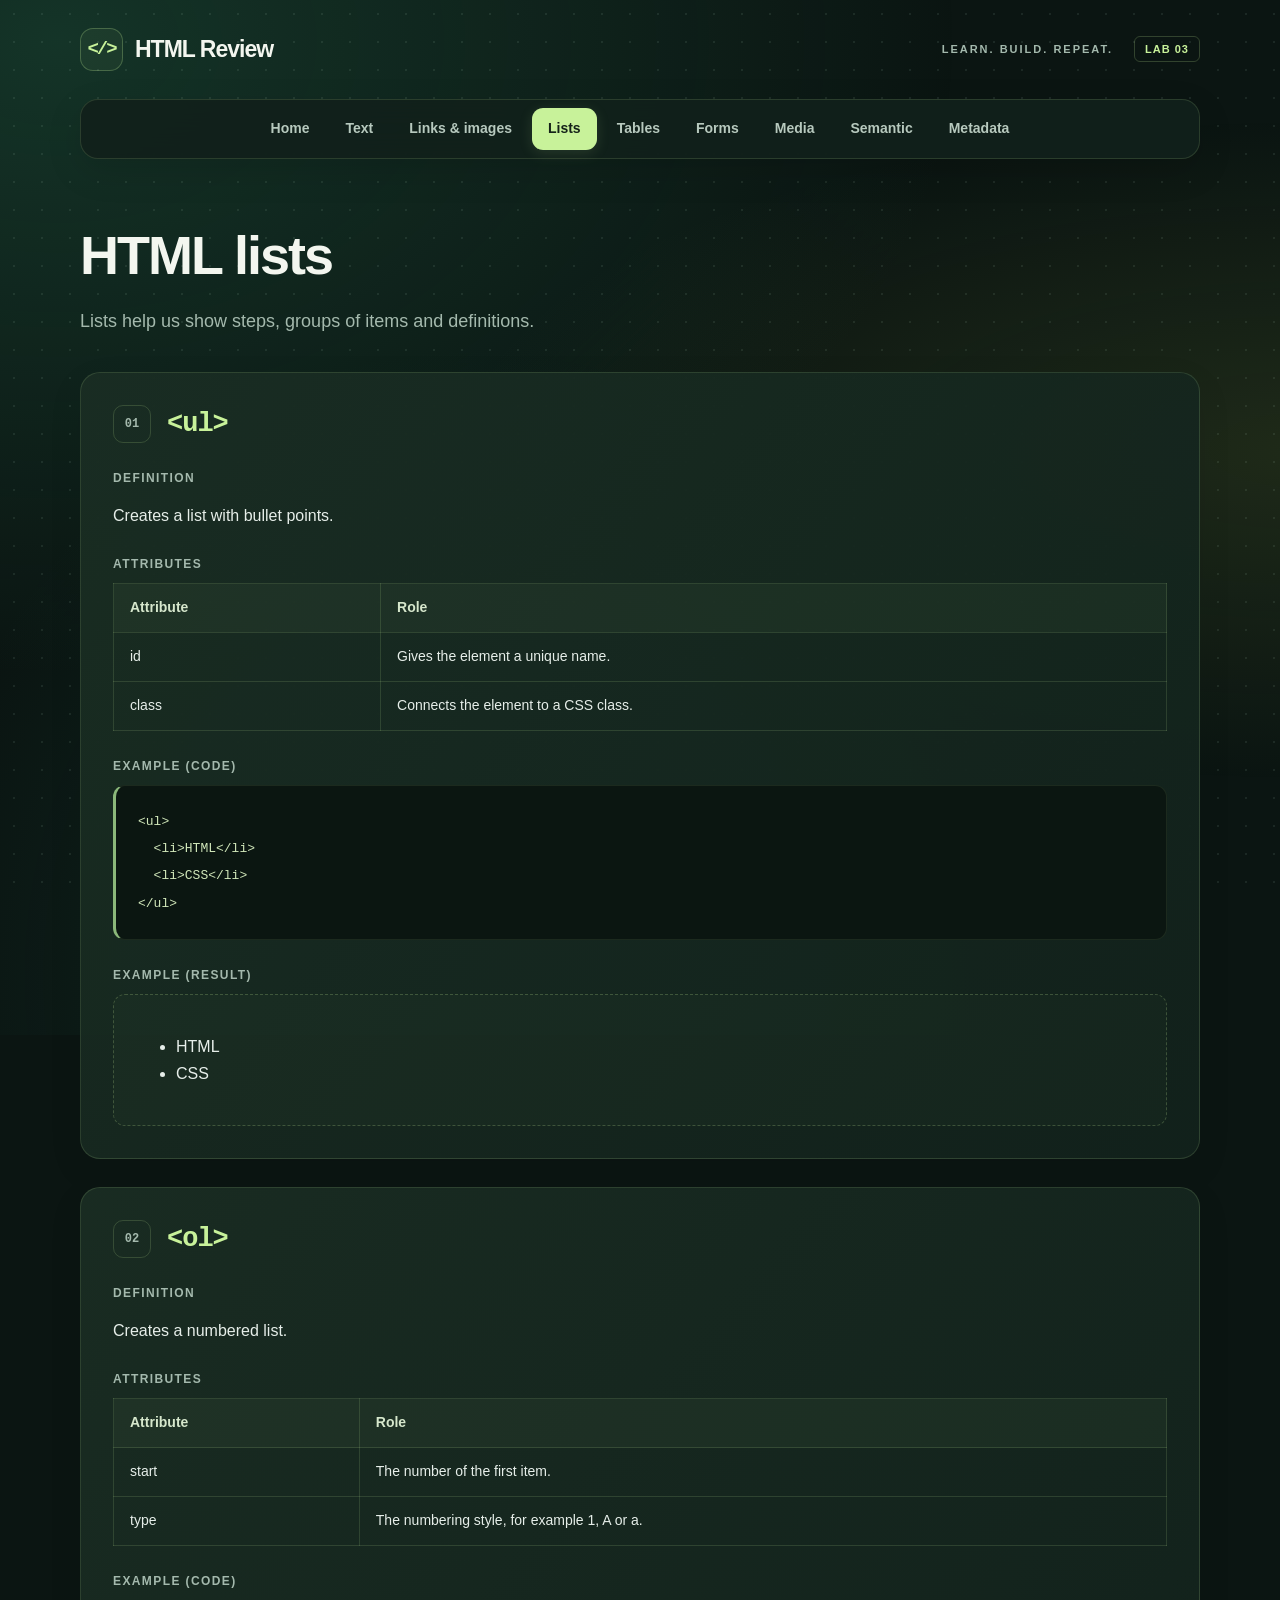
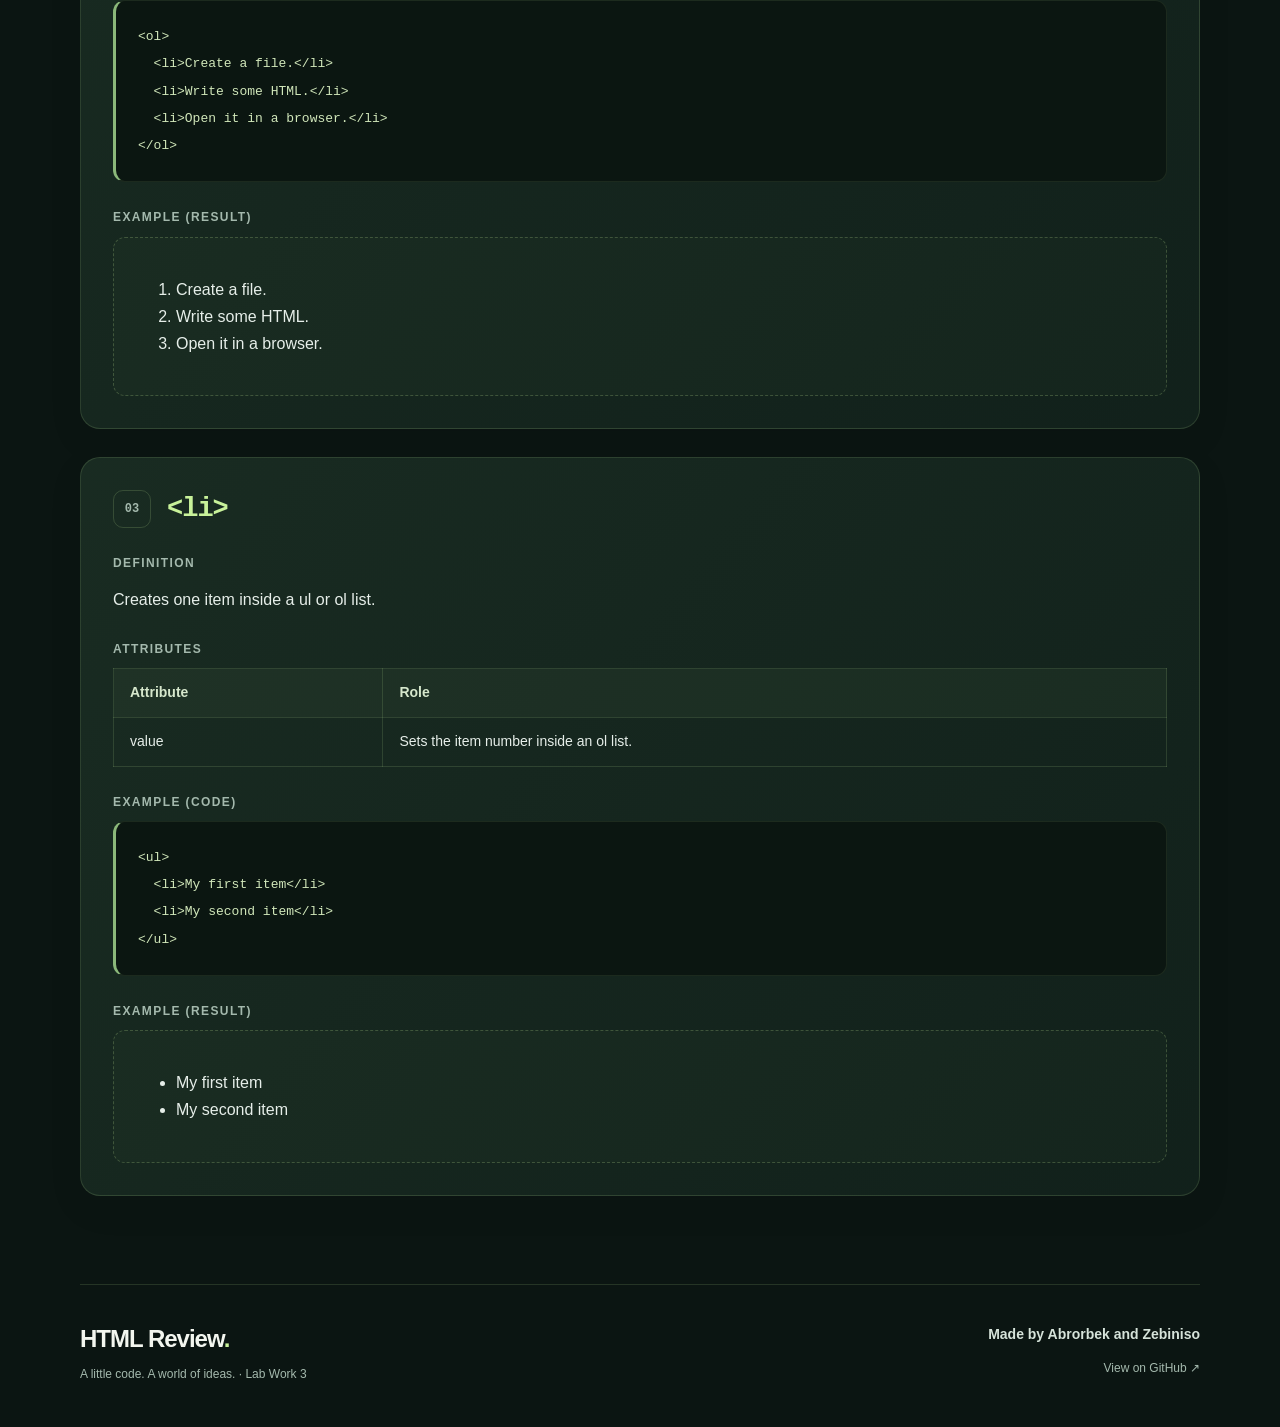
<file: html_review/lists.html>
<!DOCTYPE html>
<html lang="en">
<head>
  <meta charset="UTF-8">
  <meta name="viewport" content="width=device-width, initial-scale=1">
  <title>Lists | HTML Review</title>
  <link rel="stylesheet" href="css/style.css">
</head>
<body>
  <header class="site-header">
    <a class="site-title" href="index.html"><span class="logo-mark">&lt;/&gt;</span> HTML Review</a>
    <p class="site-label">LEARN. BUILD. REPEAT. <span>LAB 03</span></p>
  </header>

  <nav class="menu">
    <a href="index.html">Home</a>
    <a href="text.html">Text</a>
    <a href="links.html">Links &amp; images</a>
    <a href="lists.html" class="active">Lists</a>
    <a href="tables.html">Tables</a>
    <a href="forms.html">Forms</a>
    <a href="media.html">Media</a>
    <a href="semantic.html">Semantic</a>
    <a href="metadata.html">Metadata</a>
  </nav>

  <div class="content">
    <h1>HTML lists</h1>
    <p>Lists help us show steps, groups of items and definitions.</p>

    <div class="tag">
      <h2>&lt;ul&gt;</h2>
      <h3>Definition</h3>
      <p>Creates a list with bullet points.</p>

      <h3>Attributes</h3>
      <table>
        <tr><th>Attribute</th><th>Role</th></tr>
        <tr><td>id</td><td>Gives the element a unique name.</td></tr>
        <tr><td>class</td><td>Connects the element to a CSS class.</td></tr>
      </table>

      <h3>Example (code)</h3>
      <pre><code>&lt;ul&gt;
  &lt;li&gt;HTML&lt;/li&gt;
  &lt;li&gt;CSS&lt;/li&gt;
&lt;/ul&gt;</code></pre>

      <h3>Example (result)</h3>
      <div class="result">
        <ul>
          <li>HTML</li>
          <li>CSS</li>
        </ul>
      </div>
    </div>

    <div class="tag">
      <h2>&lt;ol&gt;</h2>
      <h3>Definition</h3>
      <p>Creates a numbered list.</p>

      <h3>Attributes</h3>
      <table>
        <tr><th>Attribute</th><th>Role</th></tr>
        <tr><td>start</td><td>The number of the first item.</td></tr>
        <tr><td>type</td><td>The numbering style, for example 1, A or a.</td></tr>
      </table>

      <h3>Example (code)</h3>
      <pre><code>&lt;ol&gt;
  &lt;li&gt;Create a file.&lt;/li&gt;
  &lt;li&gt;Write some HTML.&lt;/li&gt;
  &lt;li&gt;Open it in a browser.&lt;/li&gt;
&lt;/ol&gt;</code></pre>

      <h3>Example (result)</h3>
      <div class="result">
        <ol>
          <li>Create a file.</li>
          <li>Write some HTML.</li>
          <li>Open it in a browser.</li>
        </ol>
      </div>
    </div>

    <div class="tag">
      <h2>&lt;li&gt;</h2>
      <h3>Definition</h3>
      <p>Creates one item inside a ul or ol list.</p>

      <h3>Attributes</h3>
      <table>
        <tr><th>Attribute</th><th>Role</th></tr>
        <tr><td>value</td><td>Sets the item number inside an ol list.</td></tr>
      </table>

      <h3>Example (code)</h3>
      <pre><code>&lt;ul&gt;
  &lt;li&gt;My first item&lt;/li&gt;
  &lt;li&gt;My second item&lt;/li&gt;
&lt;/ul&gt;</code></pre>

      <h3>Example (result)</h3>
      <div class="result">
        <ul>
          <li>My first item</li>
          <li>My second item</li>
        </ul>
      </div>
    </div>
  </div>

  <footer class="site-footer">
    <div class="footer-inner">
      <div>
        <p class="footer-brand">HTML Review<span>.</span></p>
        <p class="footer-note">A little code. A world of ideas. · Lab Work 3</p>
      </div>
      <div class="footer-credits">
        <p class="authors">Made by Abrorbek and Zebiniso</p>
        <a href="https://github.com/sa-abror/university">View on GitHub ↗</a>
      </div>
    </div>
  </footer>
</body>
</html>
</file>
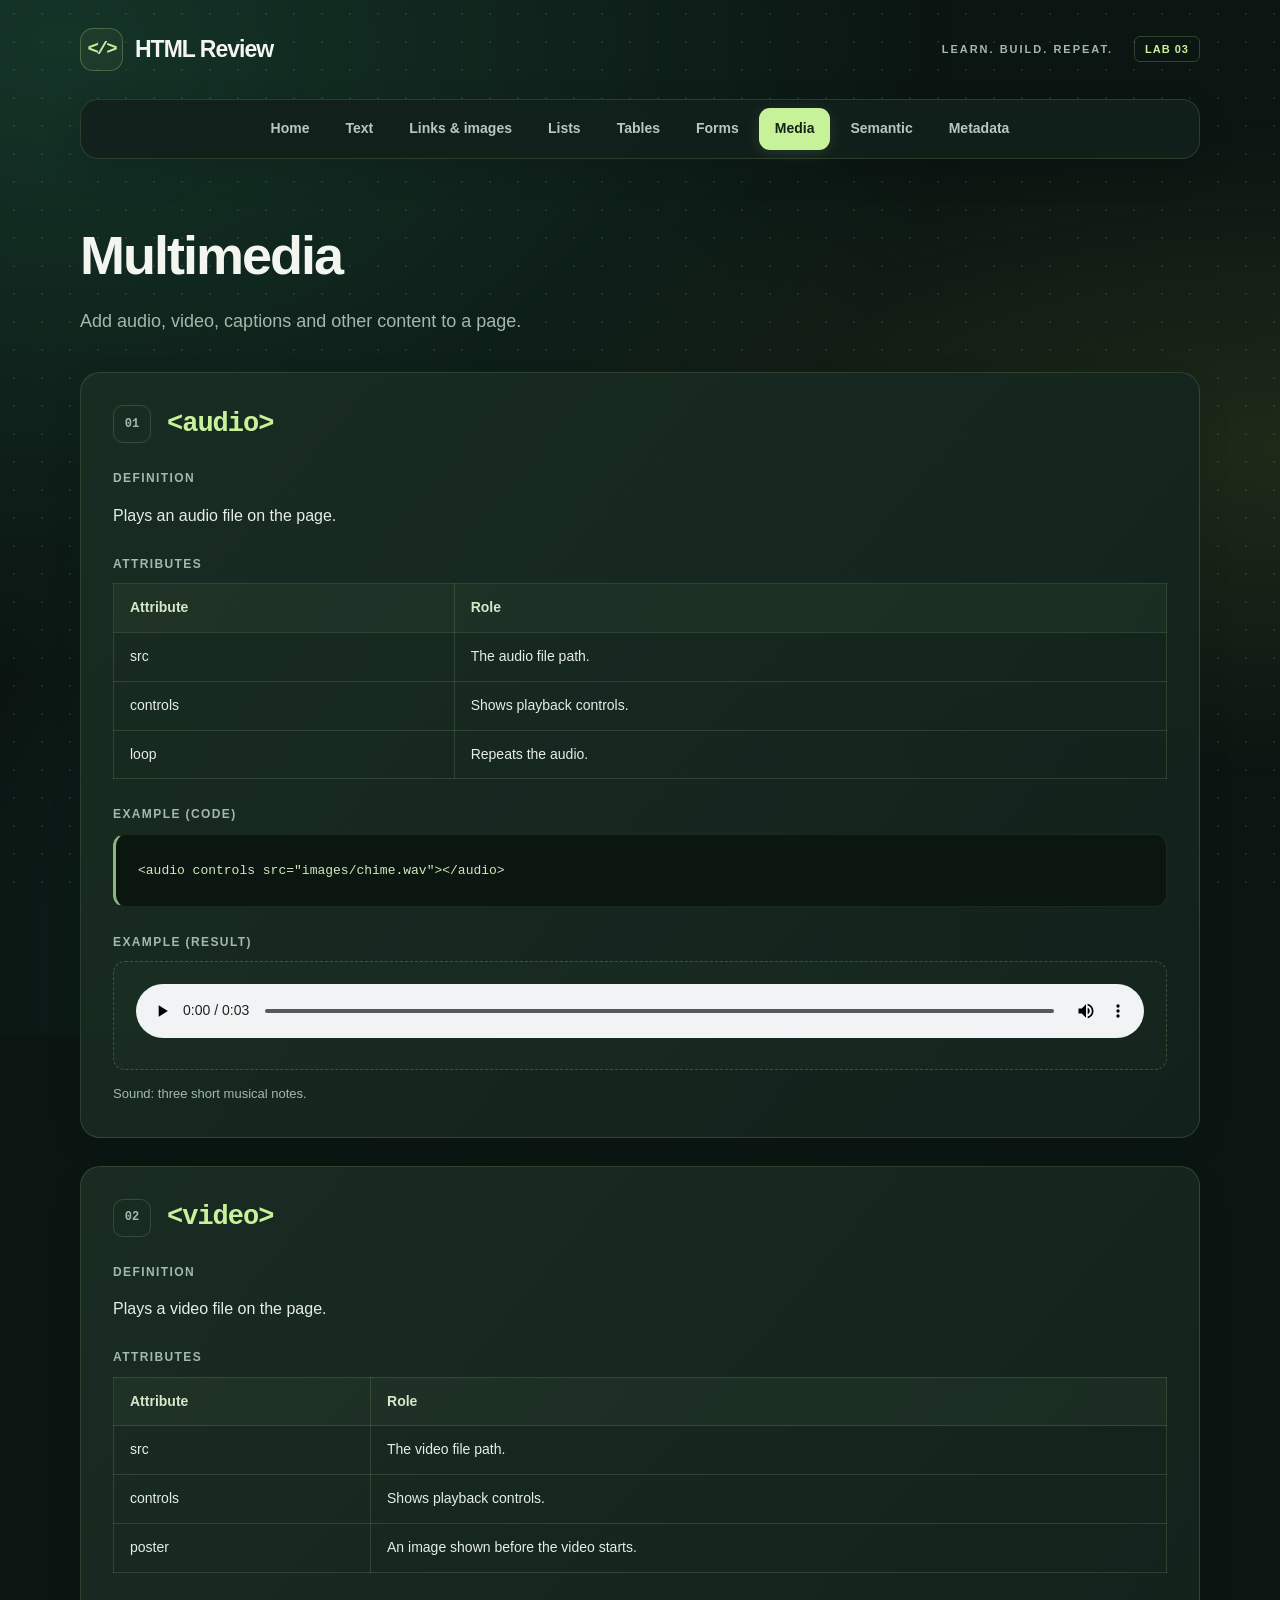
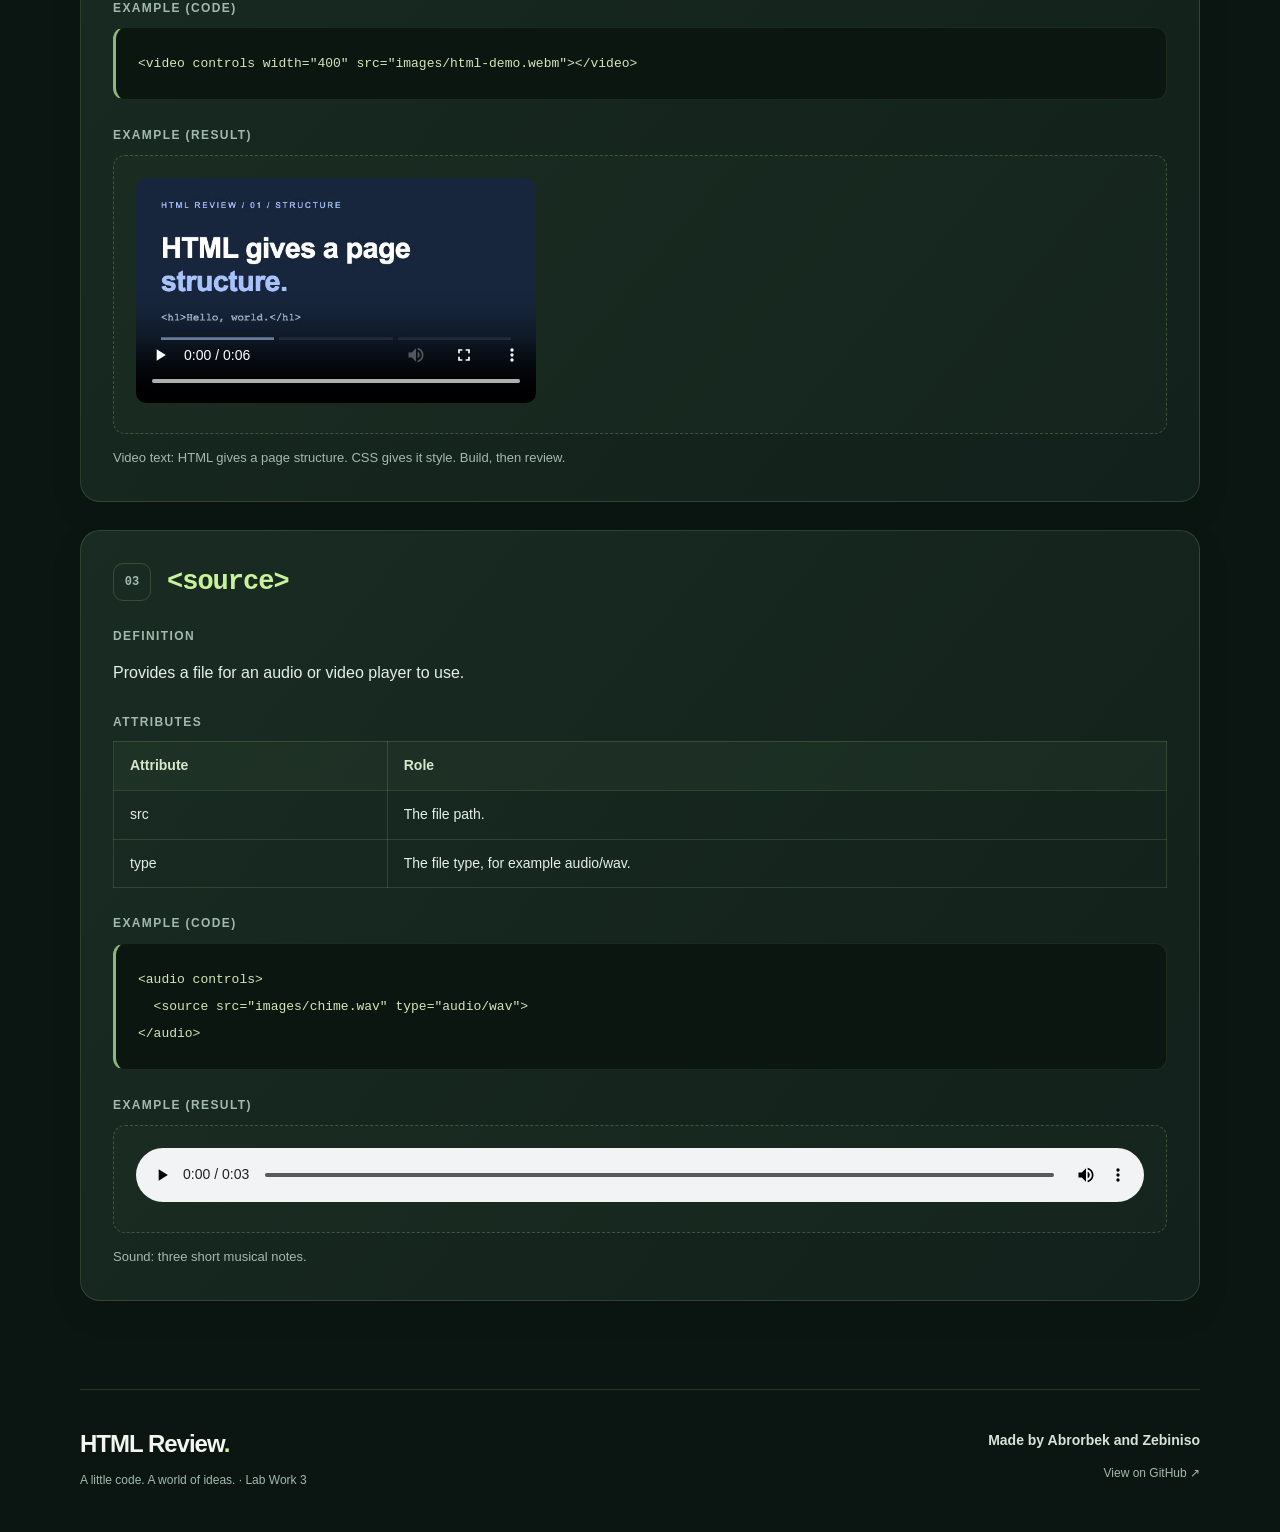
<file: html_review/media.html>
<!DOCTYPE html>
<html lang="en">
<head>
  <meta charset="UTF-8">
  <meta name="viewport" content="width=device-width, initial-scale=1">
  <title>Media | HTML Review</title>
  <link rel="stylesheet" href="css/style.css">
</head>
<body>
  <header class="site-header">
    <a class="site-title" href="index.html"><span class="logo-mark">&lt;/&gt;</span> HTML Review</a>
    <p class="site-label">LEARN. BUILD. REPEAT. <span>LAB 03</span></p>
  </header>

  <nav class="menu">
    <a href="index.html">Home</a>
    <a href="text.html">Text</a>
    <a href="links.html">Links &amp; images</a>
    <a href="lists.html">Lists</a>
    <a href="tables.html">Tables</a>
    <a href="forms.html">Forms</a>
    <a href="media.html" class="active">Media</a>
    <a href="semantic.html">Semantic</a>
    <a href="metadata.html">Metadata</a>
  </nav>

  <div class="content">
    <h1>Multimedia</h1>
    <p>Add audio, video, captions and other content to a page.</p>

    <div class="tag">
      <h2>&lt;audio&gt;</h2>
      <h3>Definition</h3>
      <p>Plays an audio file on the page.</p>

      <h3>Attributes</h3>
      <table>
        <tr><th>Attribute</th><th>Role</th></tr>
        <tr><td>src</td><td>The audio file path.</td></tr>
        <tr><td>controls</td><td>Shows playback controls.</td></tr>
        <tr><td>loop</td><td>Repeats the audio.</td></tr>
      </table>

      <h3>Example (code)</h3>
      <pre><code>&lt;audio controls src="images/chime.wav"&gt;&lt;/audio&gt;</code></pre>

      <h3>Example (result)</h3>
      <div class="result">
        <audio controls src="images/chime.wav"></audio>
      </div>
      <p class="note">Sound: three short musical notes.</p>
    </div>

    <div class="tag">
      <h2>&lt;video&gt;</h2>
      <h3>Definition</h3>
      <p>Plays a video file on the page.</p>

      <h3>Attributes</h3>
      <table>
        <tr><th>Attribute</th><th>Role</th></tr>
        <tr><td>src</td><td>The video file path.</td></tr>
        <tr><td>controls</td><td>Shows playback controls.</td></tr>
        <tr><td>poster</td><td>An image shown before the video starts.</td></tr>
      </table>

      <h3>Example (code)</h3>
      <pre><code>&lt;video controls width="400" src="images/html-demo.webm"&gt;&lt;/video&gt;</code></pre>

      <h3>Example (result)</h3>
      <div class="result">
        <video controls width="400" src="images/html-demo.webm"></video>
      </div>
      <p class="note">Video text: HTML gives a page structure. CSS gives it style. Build, then review.</p>
    </div>

    <div class="tag">
      <h2>&lt;source&gt;</h2>
      <h3>Definition</h3>
      <p>Provides a file for an audio or video player to use.</p>

      <h3>Attributes</h3>
      <table>
        <tr><th>Attribute</th><th>Role</th></tr>
        <tr><td>src</td><td>The file path.</td></tr>
        <tr><td>type</td><td>The file type, for example audio/wav.</td></tr>
      </table>

      <h3>Example (code)</h3>
      <pre><code>&lt;audio controls&gt;
  &lt;source src="images/chime.wav" type="audio/wav"&gt;
&lt;/audio&gt;</code></pre>

      <h3>Example (result)</h3>
      <div class="result">
        <audio controls>
          <source src="images/chime.wav" type="audio/wav">
        </audio>
      </div>
      <p class="note">Sound: three short musical notes.</p>
    </div>
  </div>

  <footer class="site-footer">
    <div class="footer-inner">
      <div>
        <p class="footer-brand">HTML Review<span>.</span></p>
        <p class="footer-note">A little code. A world of ideas. · Lab Work 3</p>
      </div>
      <div class="footer-credits">
        <p class="authors">Made by Abrorbek and Zebiniso</p>
        <a href="https://github.com/sa-abror/university">View on GitHub ↗</a>
      </div>
    </div>
  </footer>
</body>
</html>
</file>
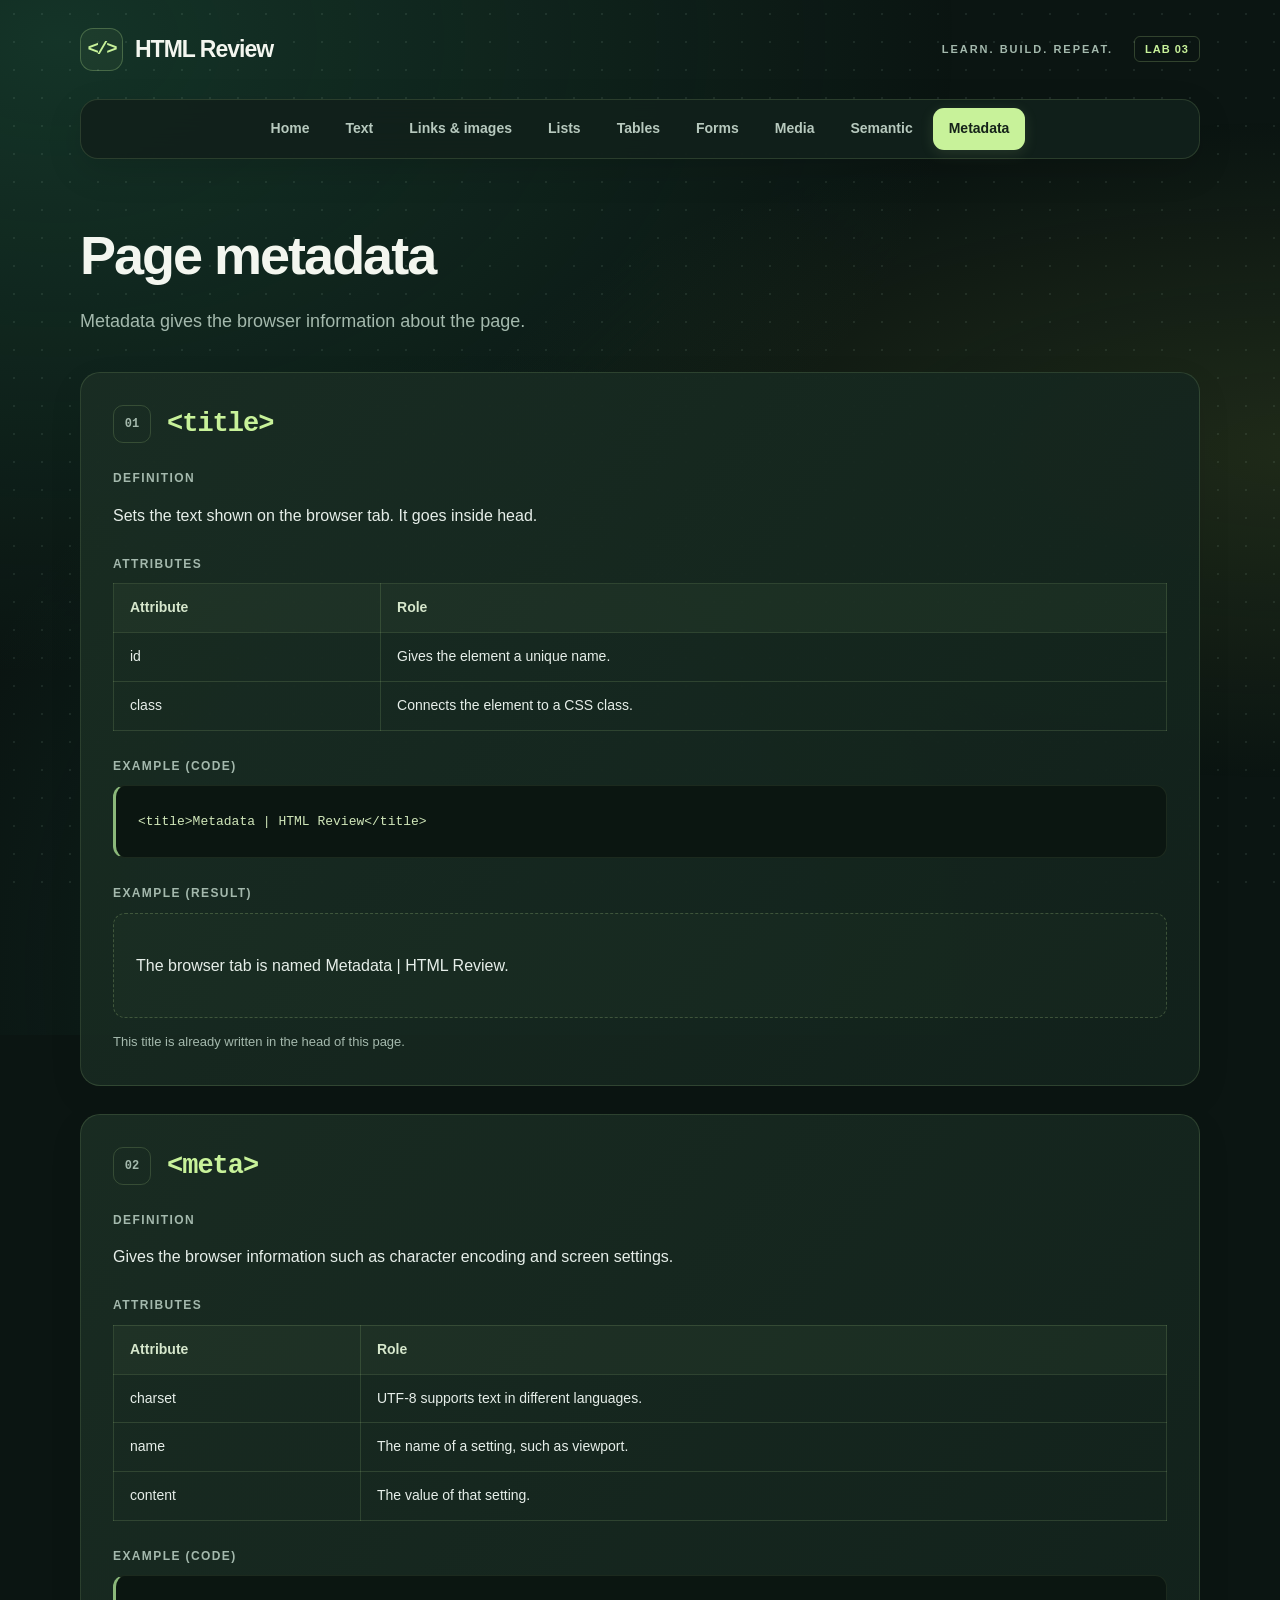
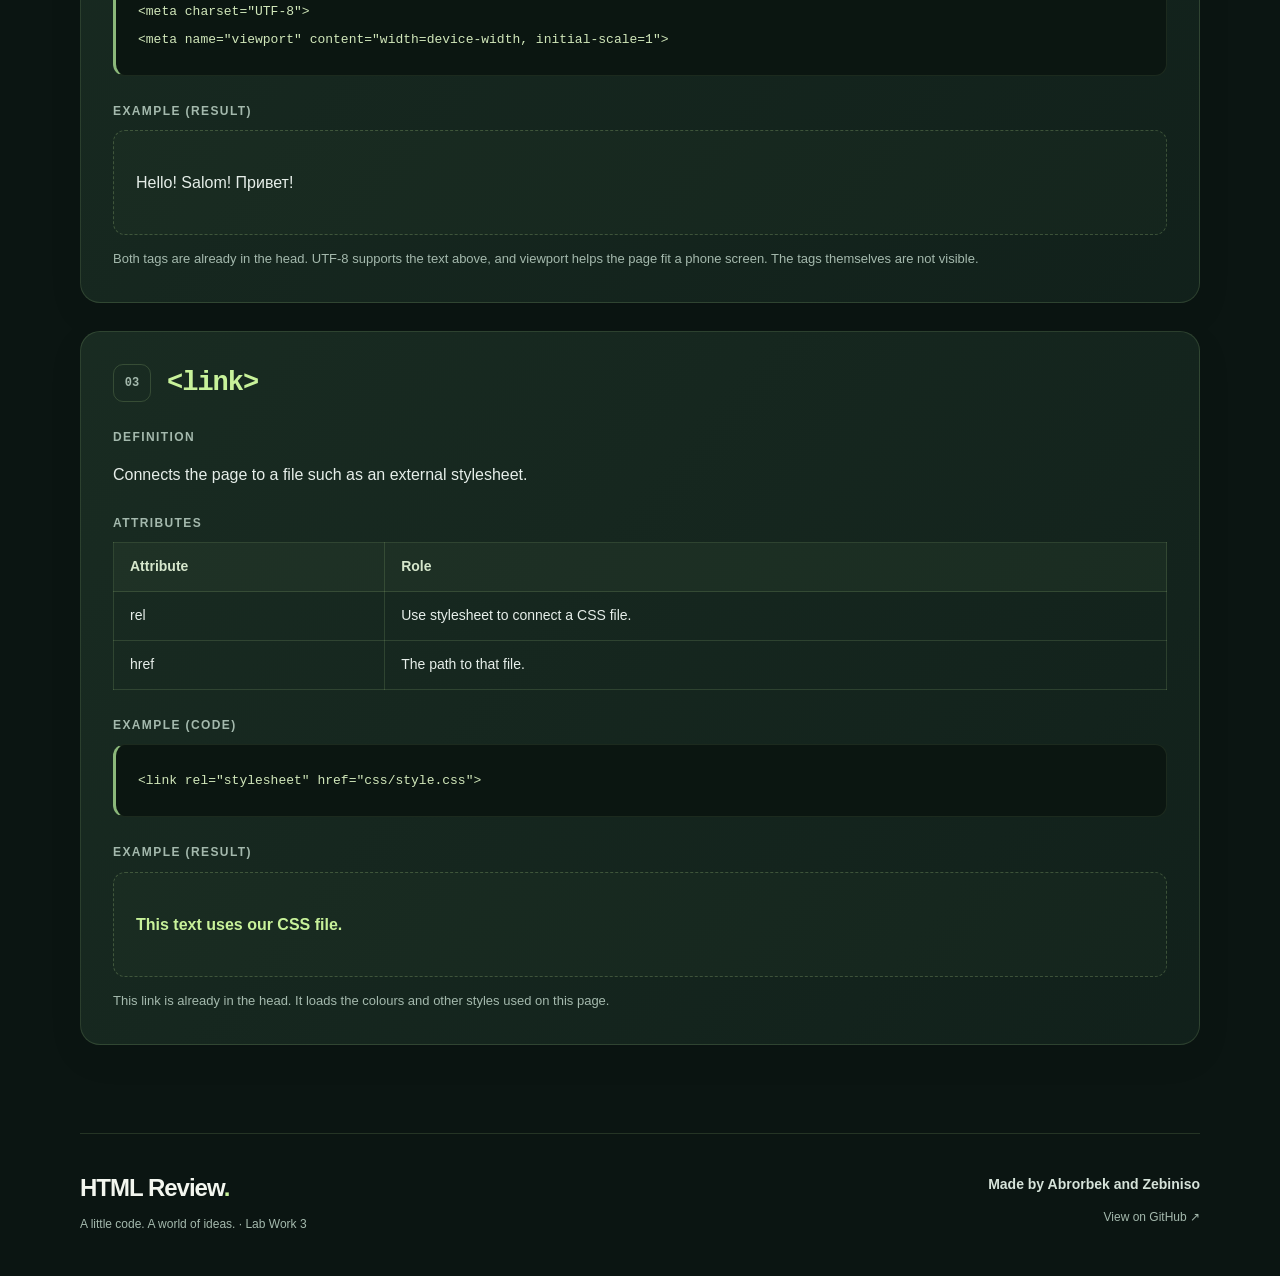
<file: html_review/metadata.html>
<!DOCTYPE html>
<html lang="en">
<head>
  <meta charset="UTF-8">
  <meta name="viewport" content="width=device-width, initial-scale=1">
  <title>Metadata | HTML Review</title>
  <link rel="stylesheet" href="css/style.css">
</head>
<body>
  <header class="site-header">
    <a class="site-title" href="index.html"><span class="logo-mark">&lt;/&gt;</span> HTML Review</a>
    <p class="site-label">LEARN. BUILD. REPEAT. <span>LAB 03</span></p>
  </header>

  <nav class="menu">
    <a href="index.html">Home</a>
    <a href="text.html">Text</a>
    <a href="links.html">Links &amp; images</a>
    <a href="lists.html">Lists</a>
    <a href="tables.html">Tables</a>
    <a href="forms.html">Forms</a>
    <a href="media.html">Media</a>
    <a href="semantic.html">Semantic</a>
    <a href="metadata.html" class="active">Metadata</a>
  </nav>

  <div class="content">
    <h1>Page metadata</h1>
    <p>Metadata gives the browser information about the page.</p>

    <div class="tag">
      <h2>&lt;title&gt;</h2>
      <h3>Definition</h3>
      <p>Sets the text shown on the browser tab. It goes inside head.</p>

      <h3>Attributes</h3>
      <table>
        <tr><th>Attribute</th><th>Role</th></tr>
        <tr><td>id</td><td>Gives the element a unique name.</td></tr>
        <tr><td>class</td><td>Connects the element to a CSS class.</td></tr>
      </table>

      <h3>Example (code)</h3>
      <pre><code>&lt;title&gt;Metadata | HTML Review&lt;/title&gt;</code></pre>

      <h3>Example (result)</h3>
      <div class="result">
        <p>The browser tab is named Metadata | HTML Review.</p>
      </div>
      <p class="note">This title is already written in the head of this page.</p>
    </div>

    <div class="tag">
      <h2>&lt;meta&gt;</h2>
      <h3>Definition</h3>
      <p>Gives the browser information such as character encoding and screen settings.</p>

      <h3>Attributes</h3>
      <table>
        <tr><th>Attribute</th><th>Role</th></tr>
        <tr><td>charset</td><td>UTF-8 supports text in different languages.</td></tr>
        <tr><td>name</td><td>The name of a setting, such as viewport.</td></tr>
        <tr><td>content</td><td>The value of that setting.</td></tr>
      </table>

      <h3>Example (code)</h3>
      <pre><code>&lt;meta charset="UTF-8"&gt;
&lt;meta name="viewport" content="width=device-width, initial-scale=1"&gt;</code></pre>

      <h3>Example (result)</h3>
      <div class="result">
        <p>Hello! Salom! Привет!</p>
      </div>
      <p class="note">Both tags are already in the head. UTF-8 supports the text above, and viewport helps the page fit a phone screen. The tags themselves are not visible.</p>
    </div>

    <div class="tag">
      <h2>&lt;link&gt;</h2>
      <h3>Definition</h3>
      <p>Connects the page to a file such as an external stylesheet.</p>

      <h3>Attributes</h3>
      <table>
        <tr><th>Attribute</th><th>Role</th></tr>
        <tr><td>rel</td><td>Use stylesheet to connect a CSS file.</td></tr>
        <tr><td>href</td><td>The path to that file.</td></tr>
      </table>

      <h3>Example (code)</h3>
      <pre><code>&lt;link rel="stylesheet" href="css/style.css"&gt;</code></pre>

      <h3>Example (result)</h3>
      <div class="result">
        <p class="highlight">This text uses our CSS file.</p>
      </div>
      <p class="note">This link is already in the head. It loads the colours and other styles used on this page.</p>
    </div>
  </div>

  <footer class="site-footer">
    <div class="footer-inner">
      <div>
        <p class="footer-brand">HTML Review<span>.</span></p>
        <p class="footer-note">A little code. A world of ideas. · Lab Work 3</p>
      </div>
      <div class="footer-credits">
        <p class="authors">Made by Abrorbek and Zebiniso</p>
        <a href="https://github.com/sa-abror/university">View on GitHub ↗</a>
      </div>
    </div>
  </footer>
</body>
</html>
</file>
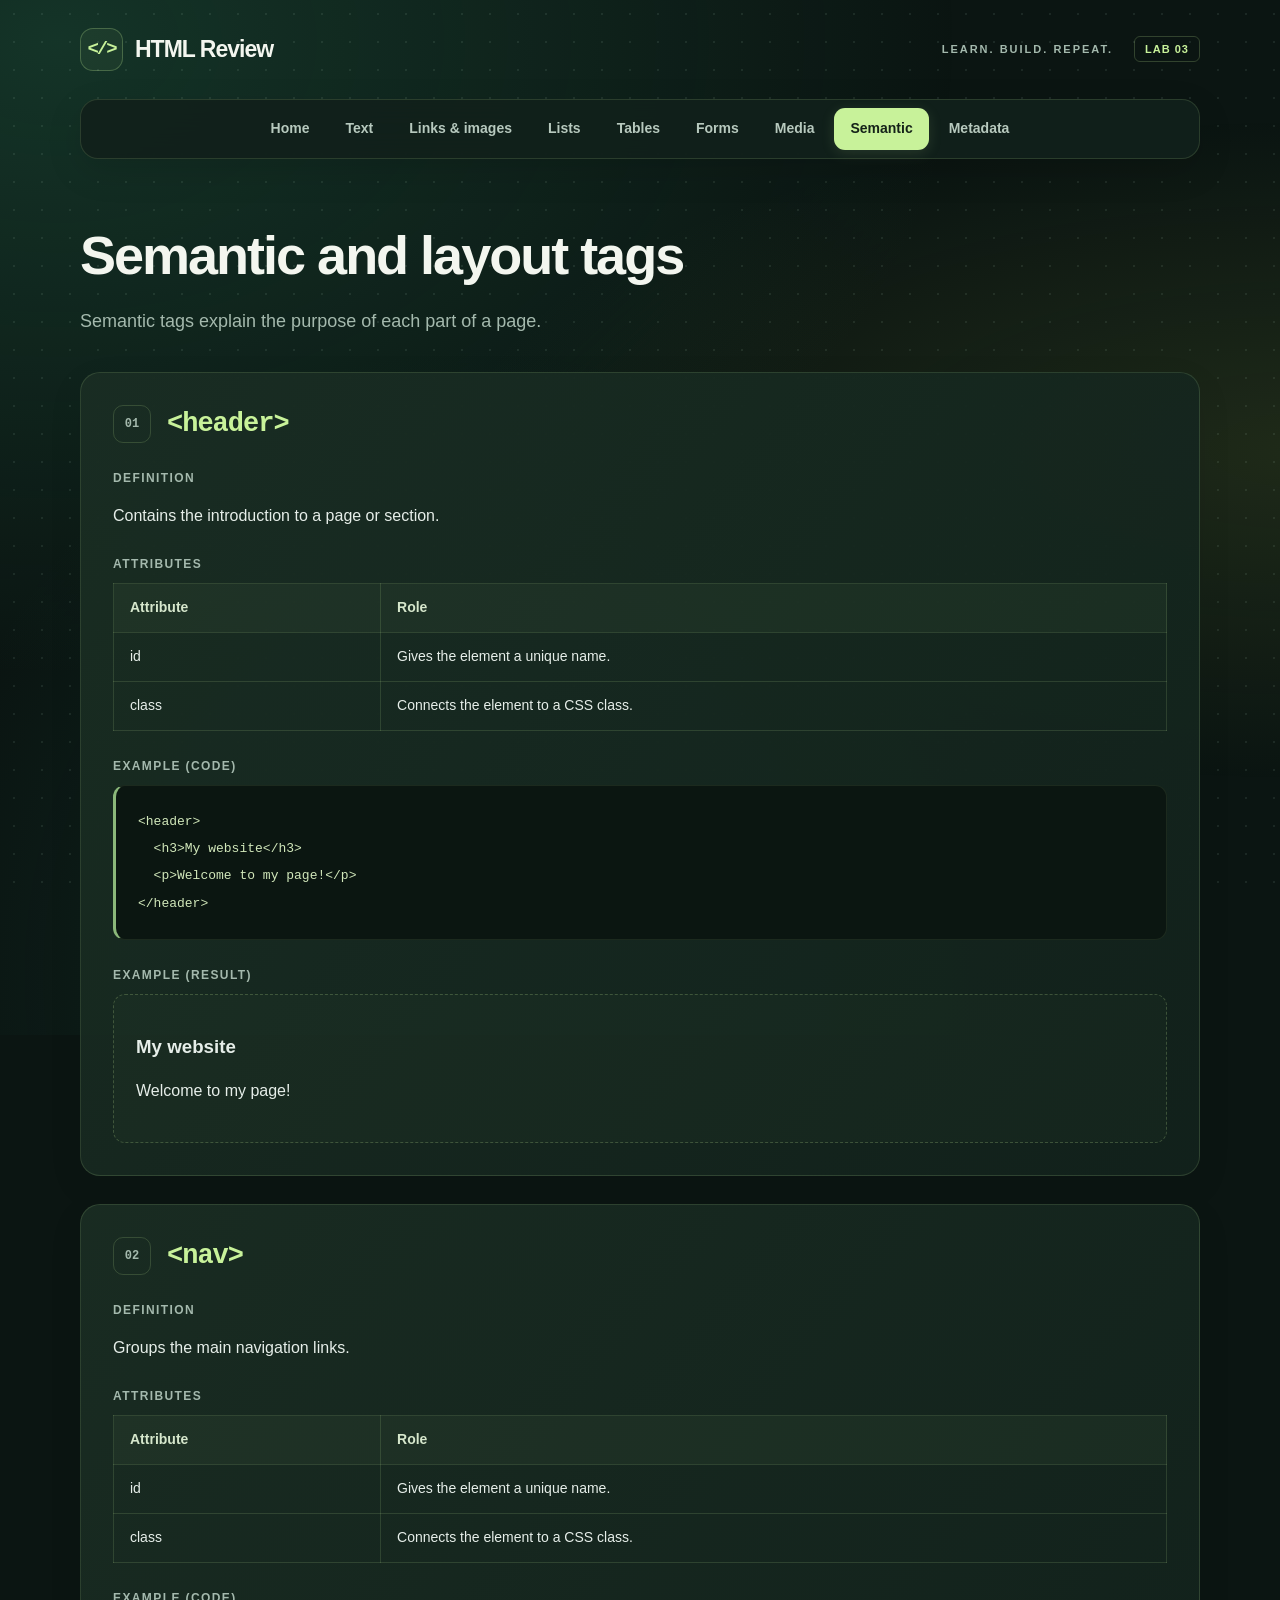
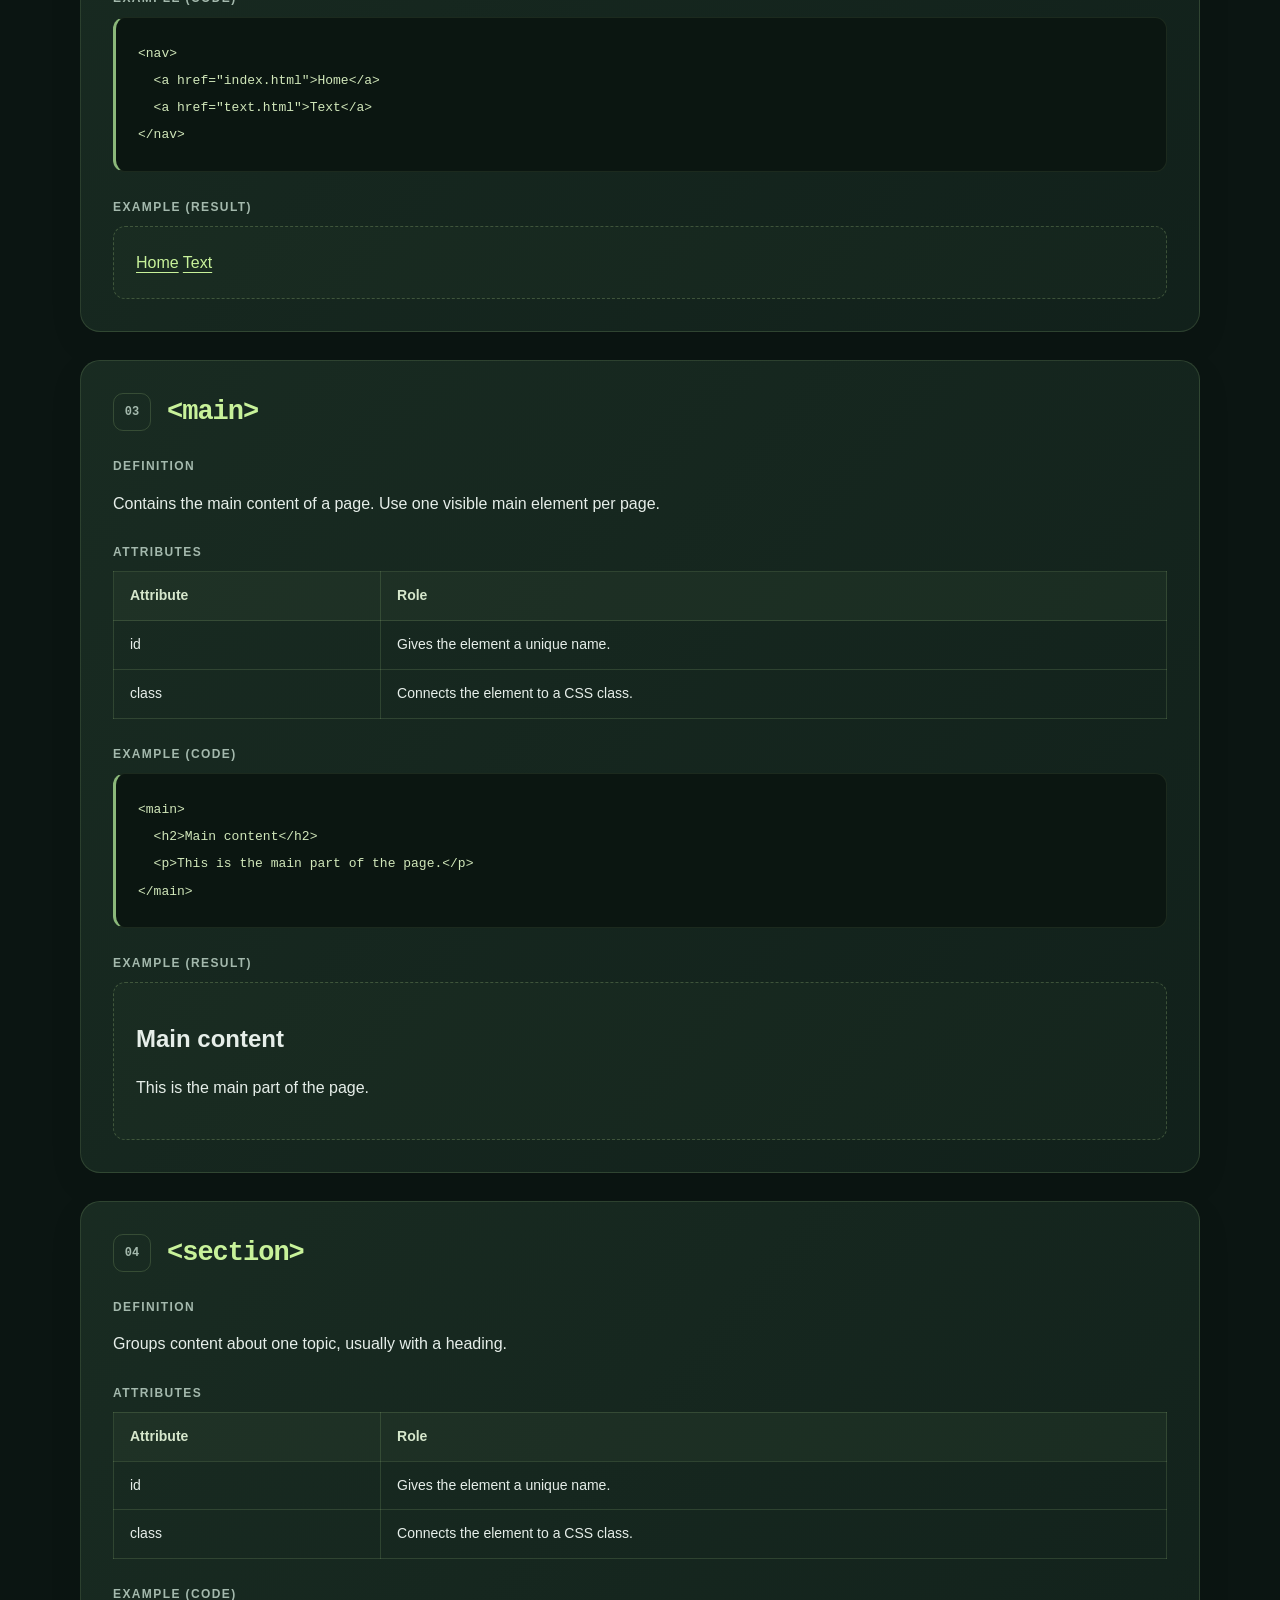
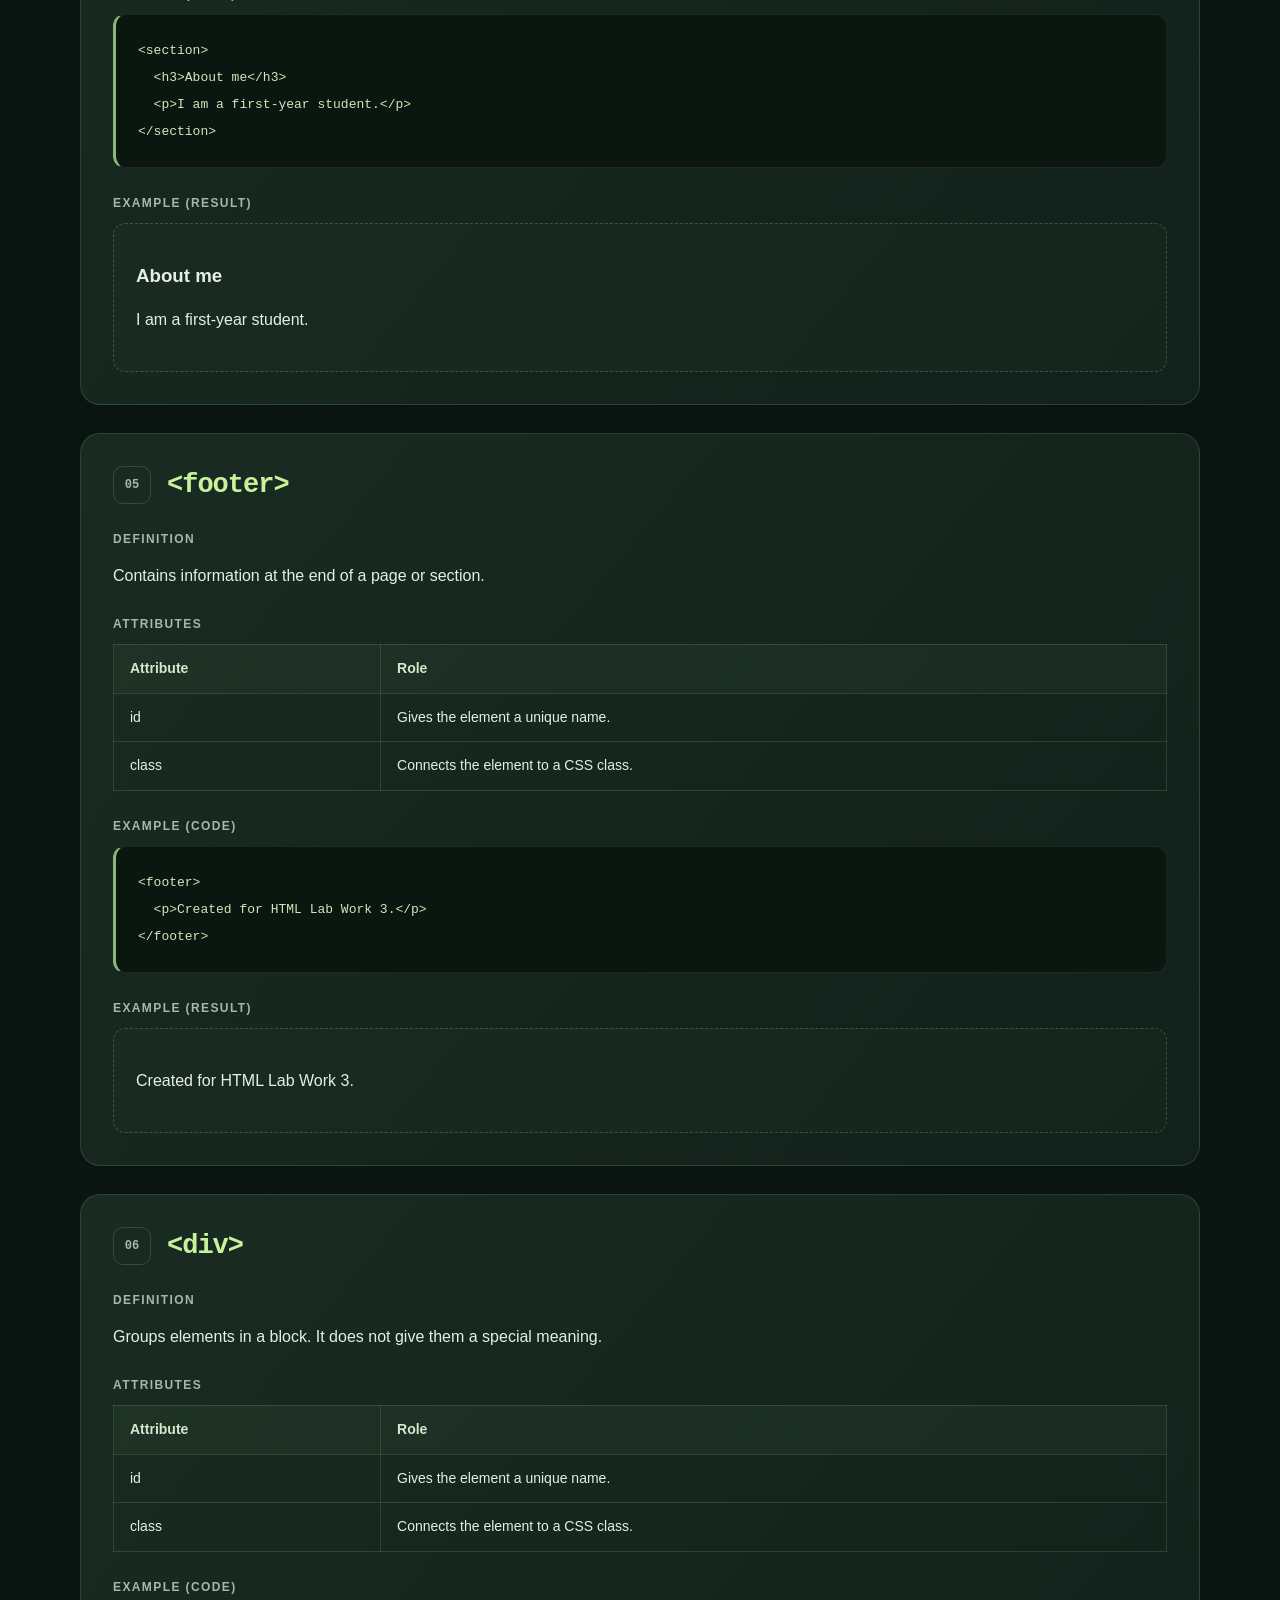
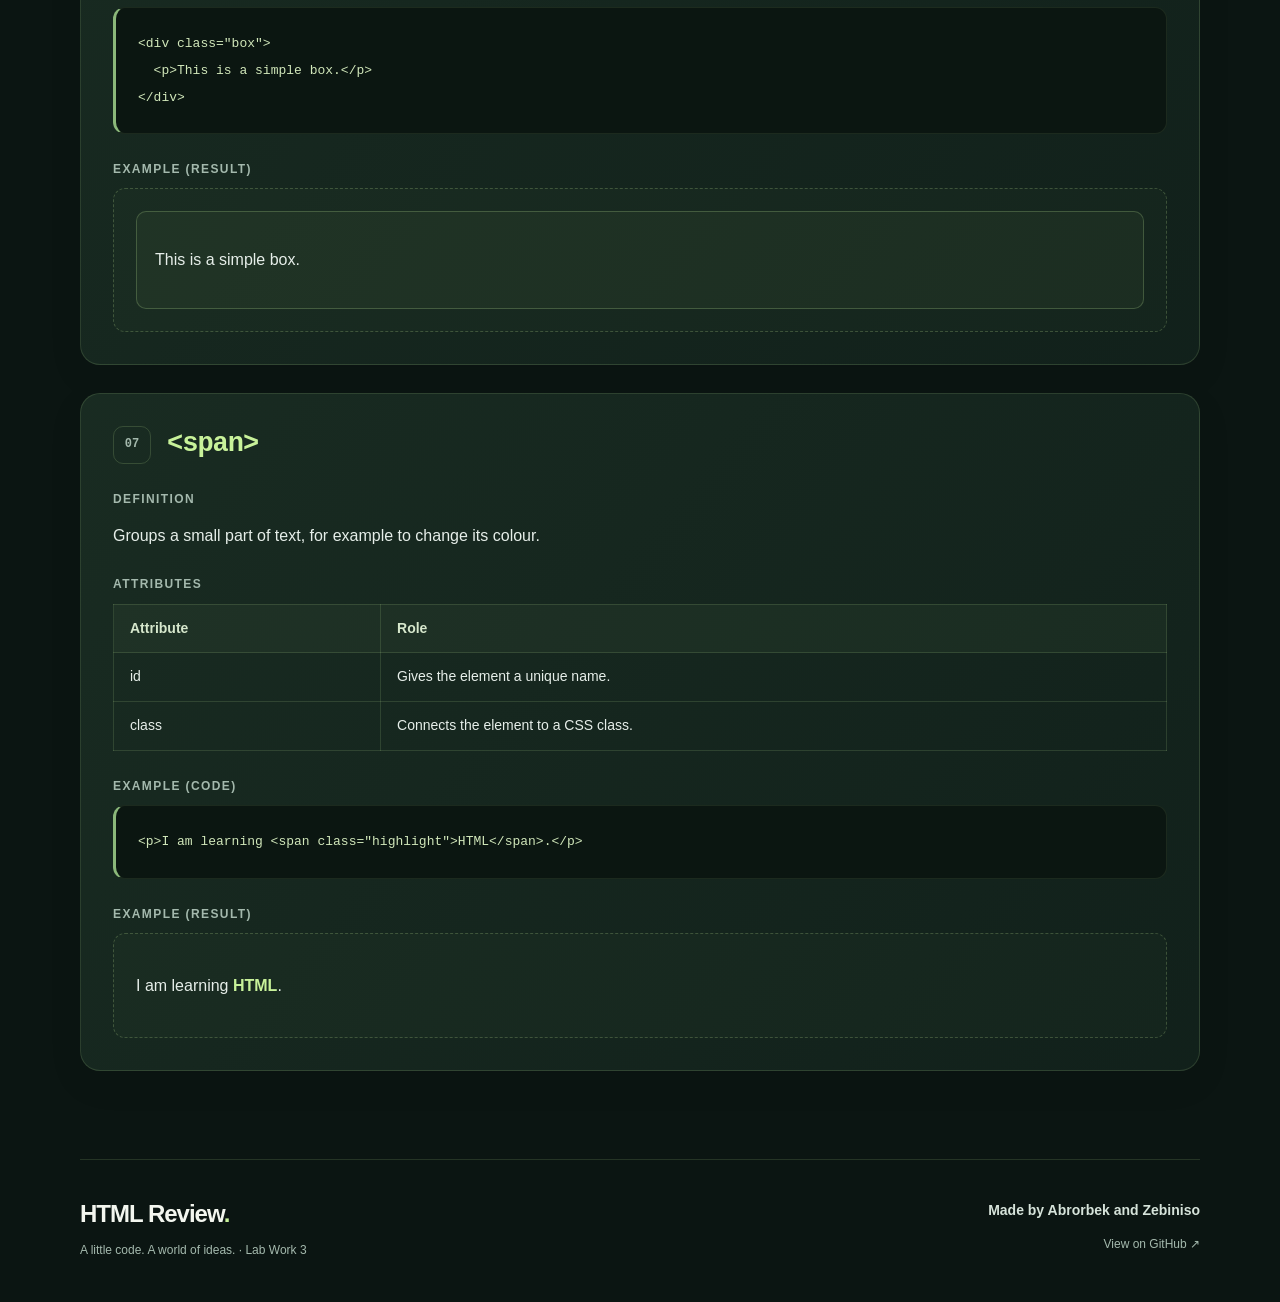
<file: html_review/semantic.html>
<!DOCTYPE html>
<html lang="en">
<head>
  <meta charset="UTF-8">
  <meta name="viewport" content="width=device-width, initial-scale=1">
  <title>Semantic | HTML Review</title>
  <link rel="stylesheet" href="css/style.css">
</head>
<body>
  <header class="site-header">
    <a class="site-title" href="index.html"><span class="logo-mark">&lt;/&gt;</span> HTML Review</a>
    <p class="site-label">LEARN. BUILD. REPEAT. <span>LAB 03</span></p>
  </header>

  <nav class="menu">
    <a href="index.html">Home</a>
    <a href="text.html">Text</a>
    <a href="links.html">Links &amp; images</a>
    <a href="lists.html">Lists</a>
    <a href="tables.html">Tables</a>
    <a href="forms.html">Forms</a>
    <a href="media.html">Media</a>
    <a href="semantic.html" class="active">Semantic</a>
    <a href="metadata.html">Metadata</a>
  </nav>

  <div class="content">
    <h1>Semantic and layout tags</h1>
    <p>Semantic tags explain the purpose of each part of a page.</p>

    <div class="tag">
      <h2>&lt;header&gt;</h2>
      <h3>Definition</h3>
      <p>Contains the introduction to a page or section.</p>

      <h3>Attributes</h3>
      <table>
        <tr><th>Attribute</th><th>Role</th></tr>
        <tr><td>id</td><td>Gives the element a unique name.</td></tr>
        <tr><td>class</td><td>Connects the element to a CSS class.</td></tr>
      </table>

      <h3>Example (code)</h3>
      <pre><code>&lt;header&gt;
  &lt;h3&gt;My website&lt;/h3&gt;
  &lt;p&gt;Welcome to my page!&lt;/p&gt;
&lt;/header&gt;</code></pre>

      <h3>Example (result)</h3>
      <div class="result">
        <header>
          <h3>My website</h3>
          <p>Welcome to my page!</p>
        </header>
      </div>
    </div>

    <div class="tag">
      <h2>&lt;nav&gt;</h2>
      <h3>Definition</h3>
      <p>Groups the main navigation links.</p>

      <h3>Attributes</h3>
      <table>
        <tr><th>Attribute</th><th>Role</th></tr>
        <tr><td>id</td><td>Gives the element a unique name.</td></tr>
        <tr><td>class</td><td>Connects the element to a CSS class.</td></tr>
      </table>

      <h3>Example (code)</h3>
      <pre><code>&lt;nav&gt;
  &lt;a href="index.html"&gt;Home&lt;/a&gt;
  &lt;a href="text.html"&gt;Text&lt;/a&gt;
&lt;/nav&gt;</code></pre>

      <h3>Example (result)</h3>
      <div class="result">
        <nav>
          <a href="index.html">Home</a>
          <a href="text.html">Text</a>
        </nav>
      </div>
    </div>

    <div class="tag">
      <h2>&lt;main&gt;</h2>
      <h3>Definition</h3>
      <p>Contains the main content of a page. Use one visible main element per page.</p>

      <h3>Attributes</h3>
      <table>
        <tr><th>Attribute</th><th>Role</th></tr>
        <tr><td>id</td><td>Gives the element a unique name.</td></tr>
        <tr><td>class</td><td>Connects the element to a CSS class.</td></tr>
      </table>

      <h3>Example (code)</h3>
      <pre><code>&lt;main&gt;
  &lt;h2&gt;Main content&lt;/h2&gt;
  &lt;p&gt;This is the main part of the page.&lt;/p&gt;
&lt;/main&gt;</code></pre>

      <h3>Example (result)</h3>
      <div class="result">
        <main>
          <h2>Main content</h2>
          <p>This is the main part of the page.</p>
        </main>
      </div>
    </div>

    <div class="tag">
      <h2>&lt;section&gt;</h2>
      <h3>Definition</h3>
      <p>Groups content about one topic, usually with a heading.</p>

      <h3>Attributes</h3>
      <table>
        <tr><th>Attribute</th><th>Role</th></tr>
        <tr><td>id</td><td>Gives the element a unique name.</td></tr>
        <tr><td>class</td><td>Connects the element to a CSS class.</td></tr>
      </table>

      <h3>Example (code)</h3>
      <pre><code>&lt;section&gt;
  &lt;h3&gt;About me&lt;/h3&gt;
  &lt;p&gt;I am a first-year student.&lt;/p&gt;
&lt;/section&gt;</code></pre>

      <h3>Example (result)</h3>
      <div class="result">
        <section>
          <h3>About me</h3>
          <p>I am a first-year student.</p>
        </section>
      </div>
    </div>

    <div class="tag">
      <h2>&lt;footer&gt;</h2>
      <h3>Definition</h3>
      <p>Contains information at the end of a page or section.</p>

      <h3>Attributes</h3>
      <table>
        <tr><th>Attribute</th><th>Role</th></tr>
        <tr><td>id</td><td>Gives the element a unique name.</td></tr>
        <tr><td>class</td><td>Connects the element to a CSS class.</td></tr>
      </table>

      <h3>Example (code)</h3>
      <pre><code>&lt;footer&gt;
  &lt;p&gt;Created for HTML Lab Work 3.&lt;/p&gt;
&lt;/footer&gt;</code></pre>

      <h3>Example (result)</h3>
      <div class="result">
        <footer>
          <p>Created for HTML Lab Work 3.</p>
        </footer>
      </div>
    </div>

    <div class="tag">
      <h2>&lt;div&gt;</h2>
      <h3>Definition</h3>
      <p>Groups elements in a block. It does not give them a special meaning.</p>

      <h3>Attributes</h3>
      <table>
        <tr><th>Attribute</th><th>Role</th></tr>
        <tr><td>id</td><td>Gives the element a unique name.</td></tr>
        <tr><td>class</td><td>Connects the element to a CSS class.</td></tr>
      </table>

      <h3>Example (code)</h3>
      <pre><code>&lt;div class="box"&gt;
  &lt;p&gt;This is a simple box.&lt;/p&gt;
&lt;/div&gt;</code></pre>

      <h3>Example (result)</h3>
      <div class="result">
        <div class="box">
          <p>This is a simple box.</p>
        </div>
      </div>
    </div>

    <div class="tag">
      <h2>&lt;span&gt;</h2>
      <h3>Definition</h3>
      <p>Groups a small part of text, for example to change its colour.</p>

      <h3>Attributes</h3>
      <table>
        <tr><th>Attribute</th><th>Role</th></tr>
        <tr><td>id</td><td>Gives the element a unique name.</td></tr>
        <tr><td>class</td><td>Connects the element to a CSS class.</td></tr>
      </table>

      <h3>Example (code)</h3>
      <pre><code>&lt;p&gt;I am learning &lt;span class="highlight"&gt;HTML&lt;/span&gt;.&lt;/p&gt;</code></pre>

      <h3>Example (result)</h3>
      <div class="result">
        <p>I am learning <span class="highlight">HTML</span>.</p>
      </div>
    </div>
  </div>

  <footer class="site-footer">
    <div class="footer-inner">
      <div>
        <p class="footer-brand">HTML Review<span>.</span></p>
        <p class="footer-note">A little code. A world of ideas. · Lab Work 3</p>
      </div>
      <div class="footer-credits">
        <p class="authors">Made by Abrorbek and Zebiniso</p>
        <a href="https://github.com/sa-abror/university">View on GitHub ↗</a>
      </div>
    </div>
  </footer>
</body>
</html>
</file>
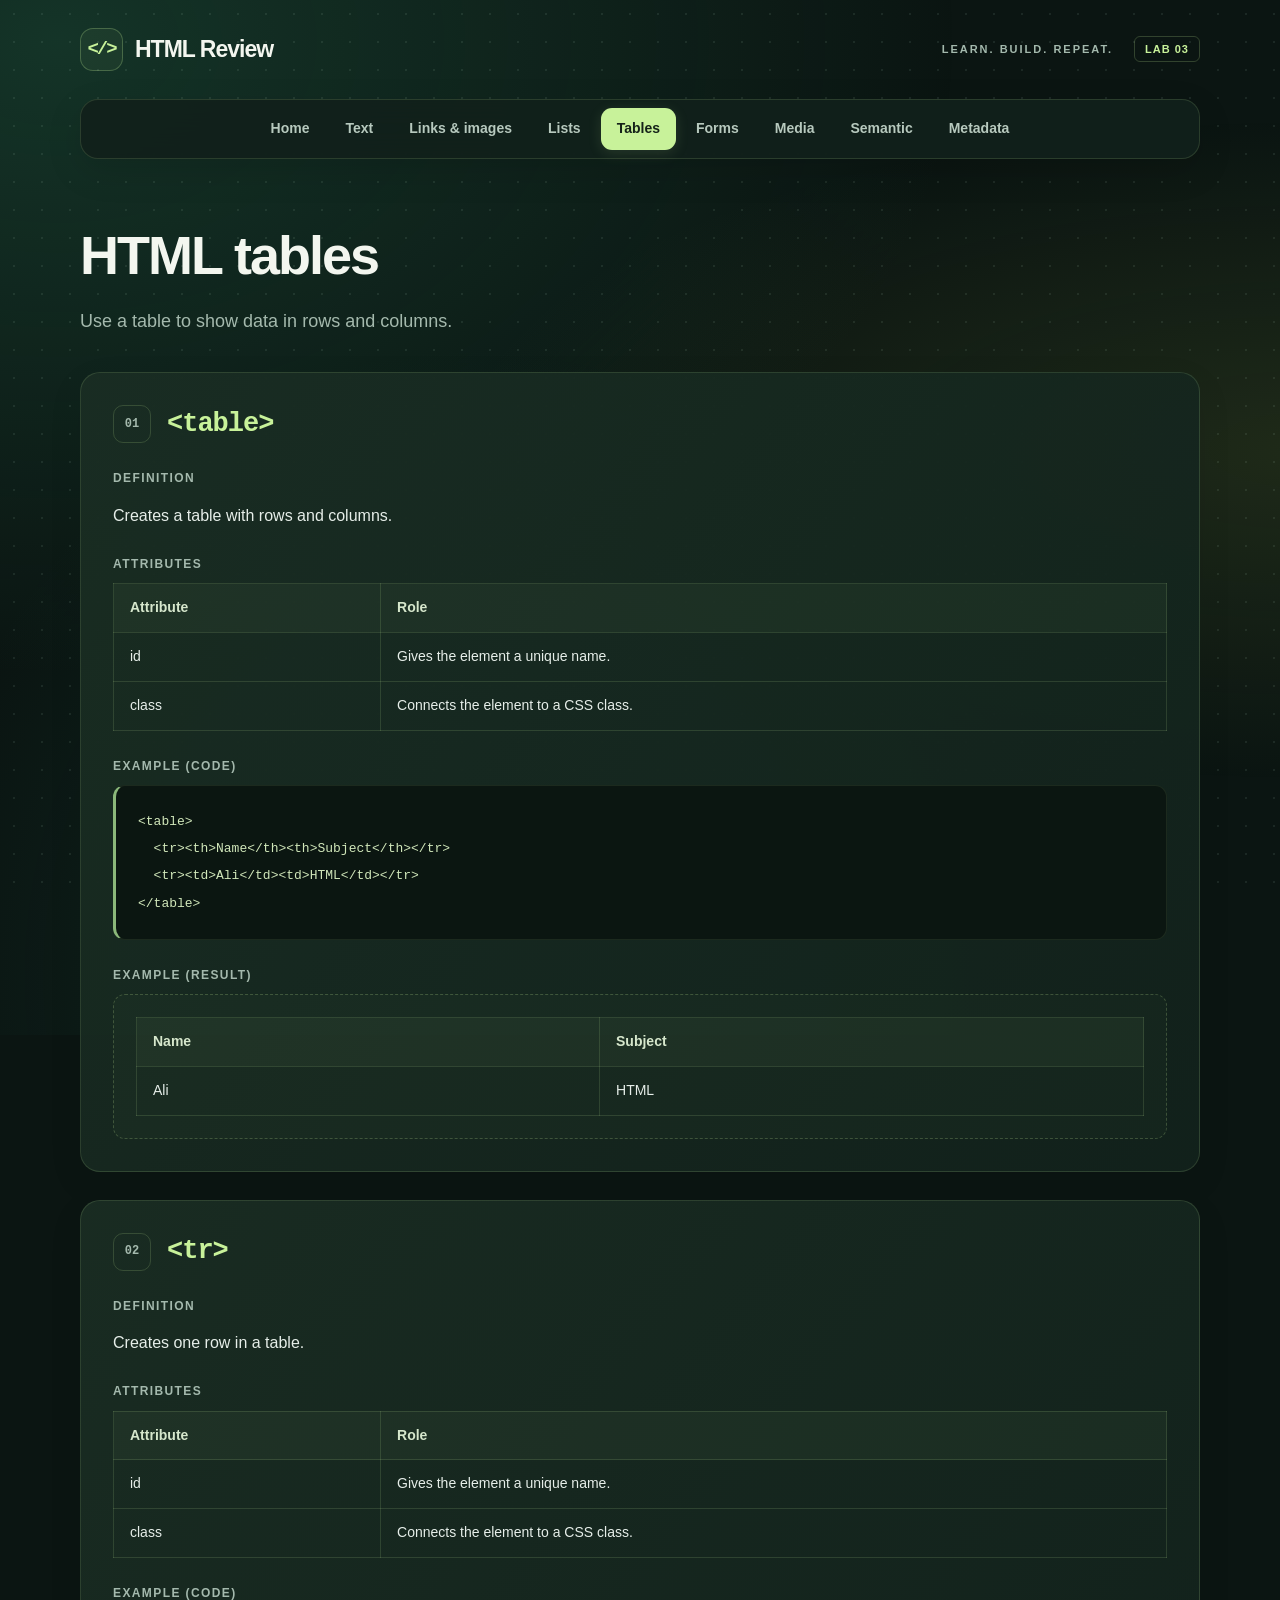
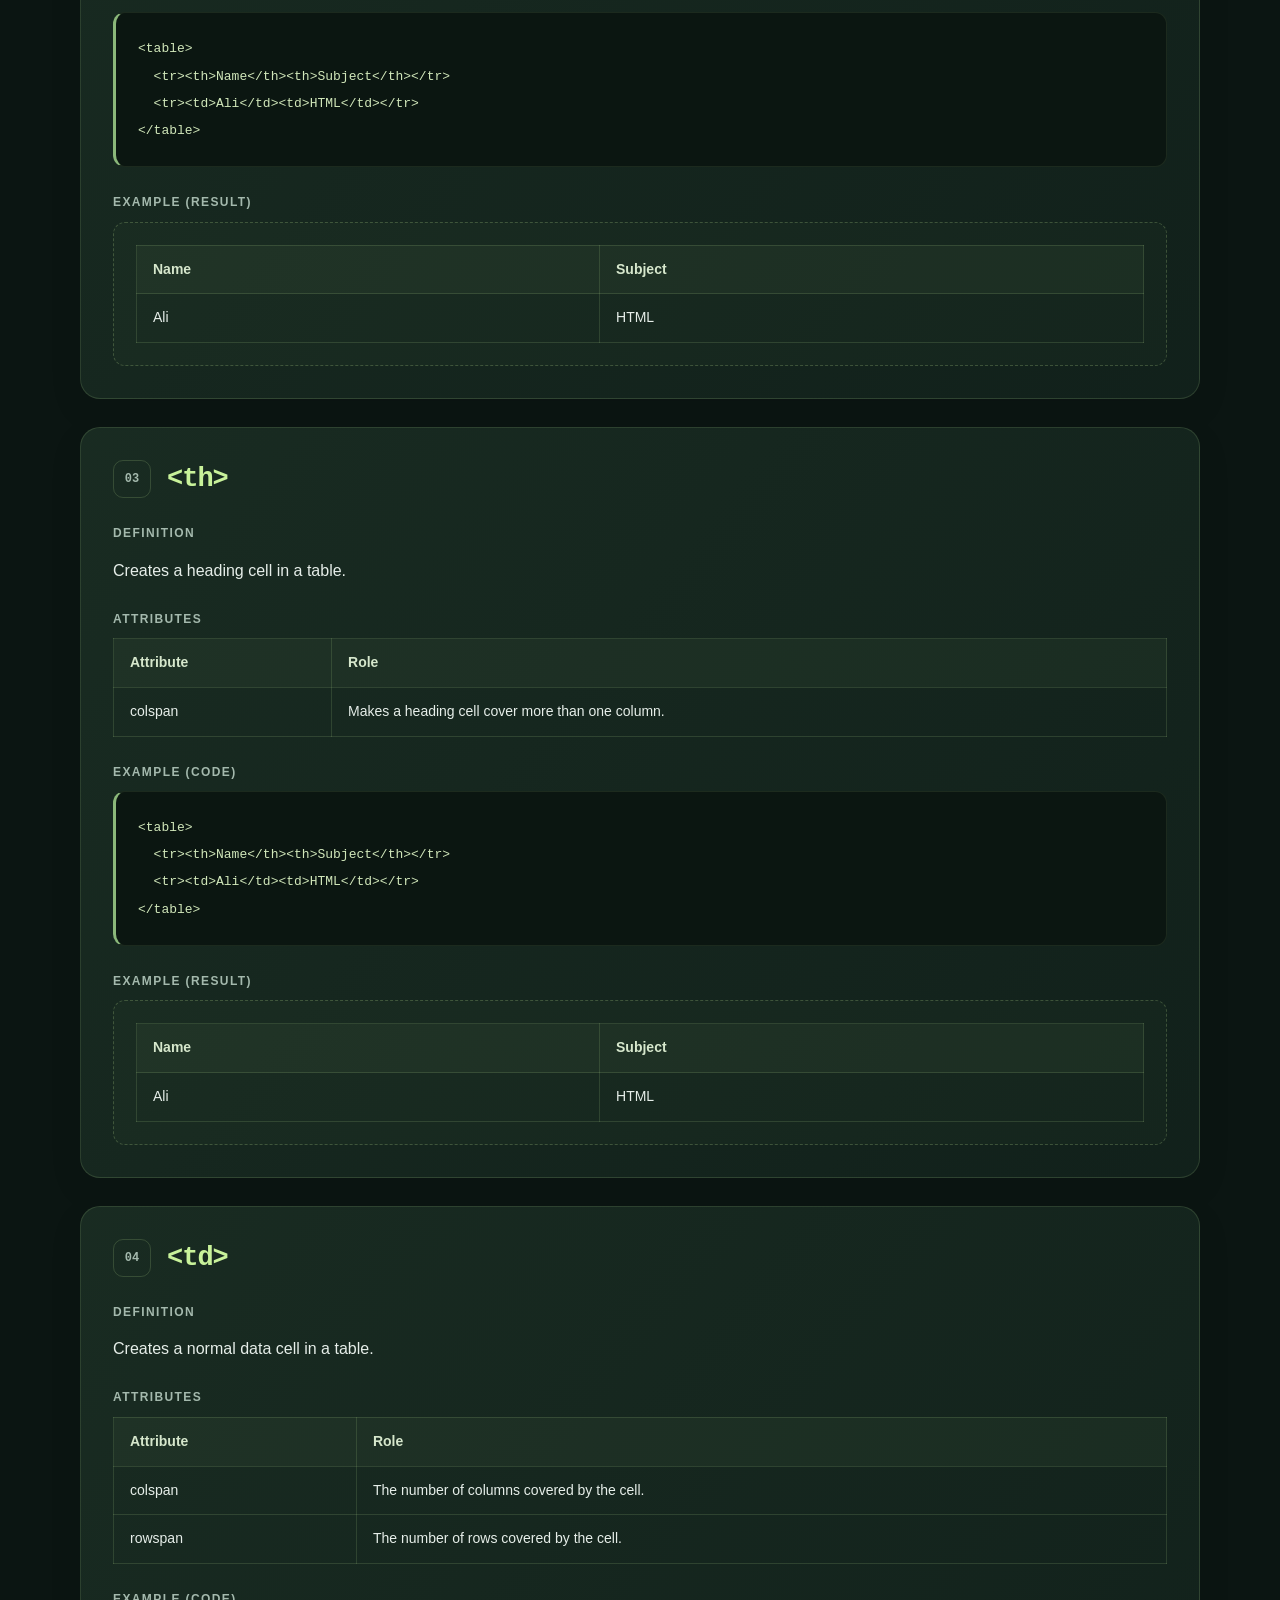
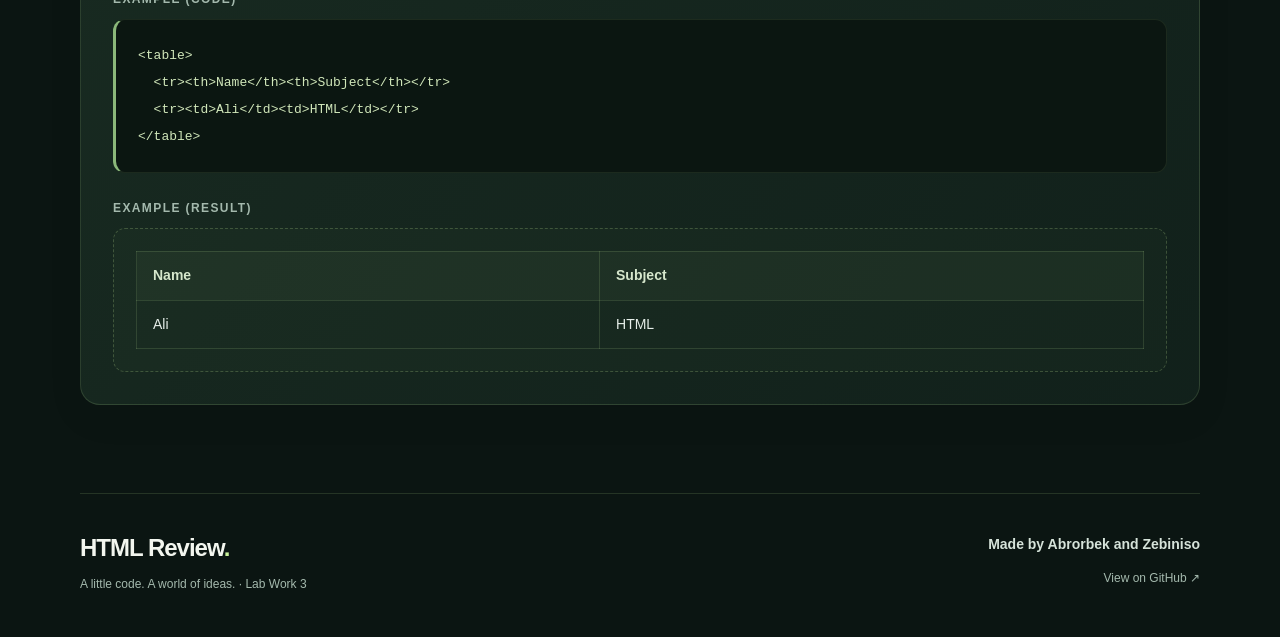
<file: html_review/tables.html>
<!DOCTYPE html>
<html lang="en">
<head>
  <meta charset="UTF-8">
  <meta name="viewport" content="width=device-width, initial-scale=1">
  <title>Tables | HTML Review</title>
  <link rel="stylesheet" href="css/style.css">
</head>
<body>
  <header class="site-header">
    <a class="site-title" href="index.html"><span class="logo-mark">&lt;/&gt;</span> HTML Review</a>
    <p class="site-label">LEARN. BUILD. REPEAT. <span>LAB 03</span></p>
  </header>

  <nav class="menu">
    <a href="index.html">Home</a>
    <a href="text.html">Text</a>
    <a href="links.html">Links &amp; images</a>
    <a href="lists.html">Lists</a>
    <a href="tables.html" class="active">Tables</a>
    <a href="forms.html">Forms</a>
    <a href="media.html">Media</a>
    <a href="semantic.html">Semantic</a>
    <a href="metadata.html">Metadata</a>
  </nav>

  <div class="content">
    <h1>HTML tables</h1>
    <p>Use a table to show data in rows and columns.</p>

    <div class="tag">
      <h2>&lt;table&gt;</h2>
      <h3>Definition</h3>
      <p>Creates a table with rows and columns.</p>

      <h3>Attributes</h3>
      <table>
        <tr><th>Attribute</th><th>Role</th></tr>
        <tr><td>id</td><td>Gives the element a unique name.</td></tr>
        <tr><td>class</td><td>Connects the element to a CSS class.</td></tr>
      </table>

      <h3>Example (code)</h3>
      <pre><code>&lt;table&gt;
  &lt;tr&gt;&lt;th&gt;Name&lt;/th&gt;&lt;th&gt;Subject&lt;/th&gt;&lt;/tr&gt;
  &lt;tr&gt;&lt;td&gt;Ali&lt;/td&gt;&lt;td&gt;HTML&lt;/td&gt;&lt;/tr&gt;
&lt;/table&gt;</code></pre>

      <h3>Example (result)</h3>
      <div class="result">
        <table>
          <tr><th>Name</th><th>Subject</th></tr>
          <tr><td>Ali</td><td>HTML</td></tr>
        </table>
      </div>
    </div>

    <div class="tag">
      <h2>&lt;tr&gt;</h2>
      <h3>Definition</h3>
      <p>Creates one row in a table.</p>

      <h3>Attributes</h3>
      <table>
        <tr><th>Attribute</th><th>Role</th></tr>
        <tr><td>id</td><td>Gives the element a unique name.</td></tr>
        <tr><td>class</td><td>Connects the element to a CSS class.</td></tr>
      </table>

      <h3>Example (code)</h3>
      <pre><code>&lt;table&gt;
  &lt;tr&gt;&lt;th&gt;Name&lt;/th&gt;&lt;th&gt;Subject&lt;/th&gt;&lt;/tr&gt;
  &lt;tr&gt;&lt;td&gt;Ali&lt;/td&gt;&lt;td&gt;HTML&lt;/td&gt;&lt;/tr&gt;
&lt;/table&gt;</code></pre>

      <h3>Example (result)</h3>
      <div class="result">
        <table>
          <tr><th>Name</th><th>Subject</th></tr>
          <tr><td>Ali</td><td>HTML</td></tr>
        </table>
      </div>
    </div>

    <div class="tag">
      <h2>&lt;th&gt;</h2>
      <h3>Definition</h3>
      <p>Creates a heading cell in a table.</p>

      <h3>Attributes</h3>
      <table>
        <tr><th>Attribute</th><th>Role</th></tr>
        <tr><td>colspan</td><td>Makes a heading cell cover more than one column.</td></tr>
      </table>

      <h3>Example (code)</h3>
      <pre><code>&lt;table&gt;
  &lt;tr&gt;&lt;th&gt;Name&lt;/th&gt;&lt;th&gt;Subject&lt;/th&gt;&lt;/tr&gt;
  &lt;tr&gt;&lt;td&gt;Ali&lt;/td&gt;&lt;td&gt;HTML&lt;/td&gt;&lt;/tr&gt;
&lt;/table&gt;</code></pre>

      <h3>Example (result)</h3>
      <div class="result">
        <table>
          <tr><th>Name</th><th>Subject</th></tr>
          <tr><td>Ali</td><td>HTML</td></tr>
        </table>
      </div>
    </div>

    <div class="tag">
      <h2>&lt;td&gt;</h2>
      <h3>Definition</h3>
      <p>Creates a normal data cell in a table.</p>

      <h3>Attributes</h3>
      <table>
        <tr><th>Attribute</th><th>Role</th></tr>
        <tr><td>colspan</td><td>The number of columns covered by the cell.</td></tr>
        <tr><td>rowspan</td><td>The number of rows covered by the cell.</td></tr>
      </table>

      <h3>Example (code)</h3>
      <pre><code>&lt;table&gt;
  &lt;tr&gt;&lt;th&gt;Name&lt;/th&gt;&lt;th&gt;Subject&lt;/th&gt;&lt;/tr&gt;
  &lt;tr&gt;&lt;td&gt;Ali&lt;/td&gt;&lt;td&gt;HTML&lt;/td&gt;&lt;/tr&gt;
&lt;/table&gt;</code></pre>

      <h3>Example (result)</h3>
      <div class="result">
        <table>
          <tr><th>Name</th><th>Subject</th></tr>
          <tr><td>Ali</td><td>HTML</td></tr>
        </table>
      </div>
    </div>
  </div>

  <footer class="site-footer">
    <div class="footer-inner">
      <div>
        <p class="footer-brand">HTML Review<span>.</span></p>
        <p class="footer-note">A little code. A world of ideas. · Lab Work 3</p>
      </div>
      <div class="footer-credits">
        <p class="authors">Made by Abrorbek and Zebiniso</p>
        <a href="https://github.com/sa-abror/university">View on GitHub ↗</a>
      </div>
    </div>
  </footer>
</body>
</html>
</file>
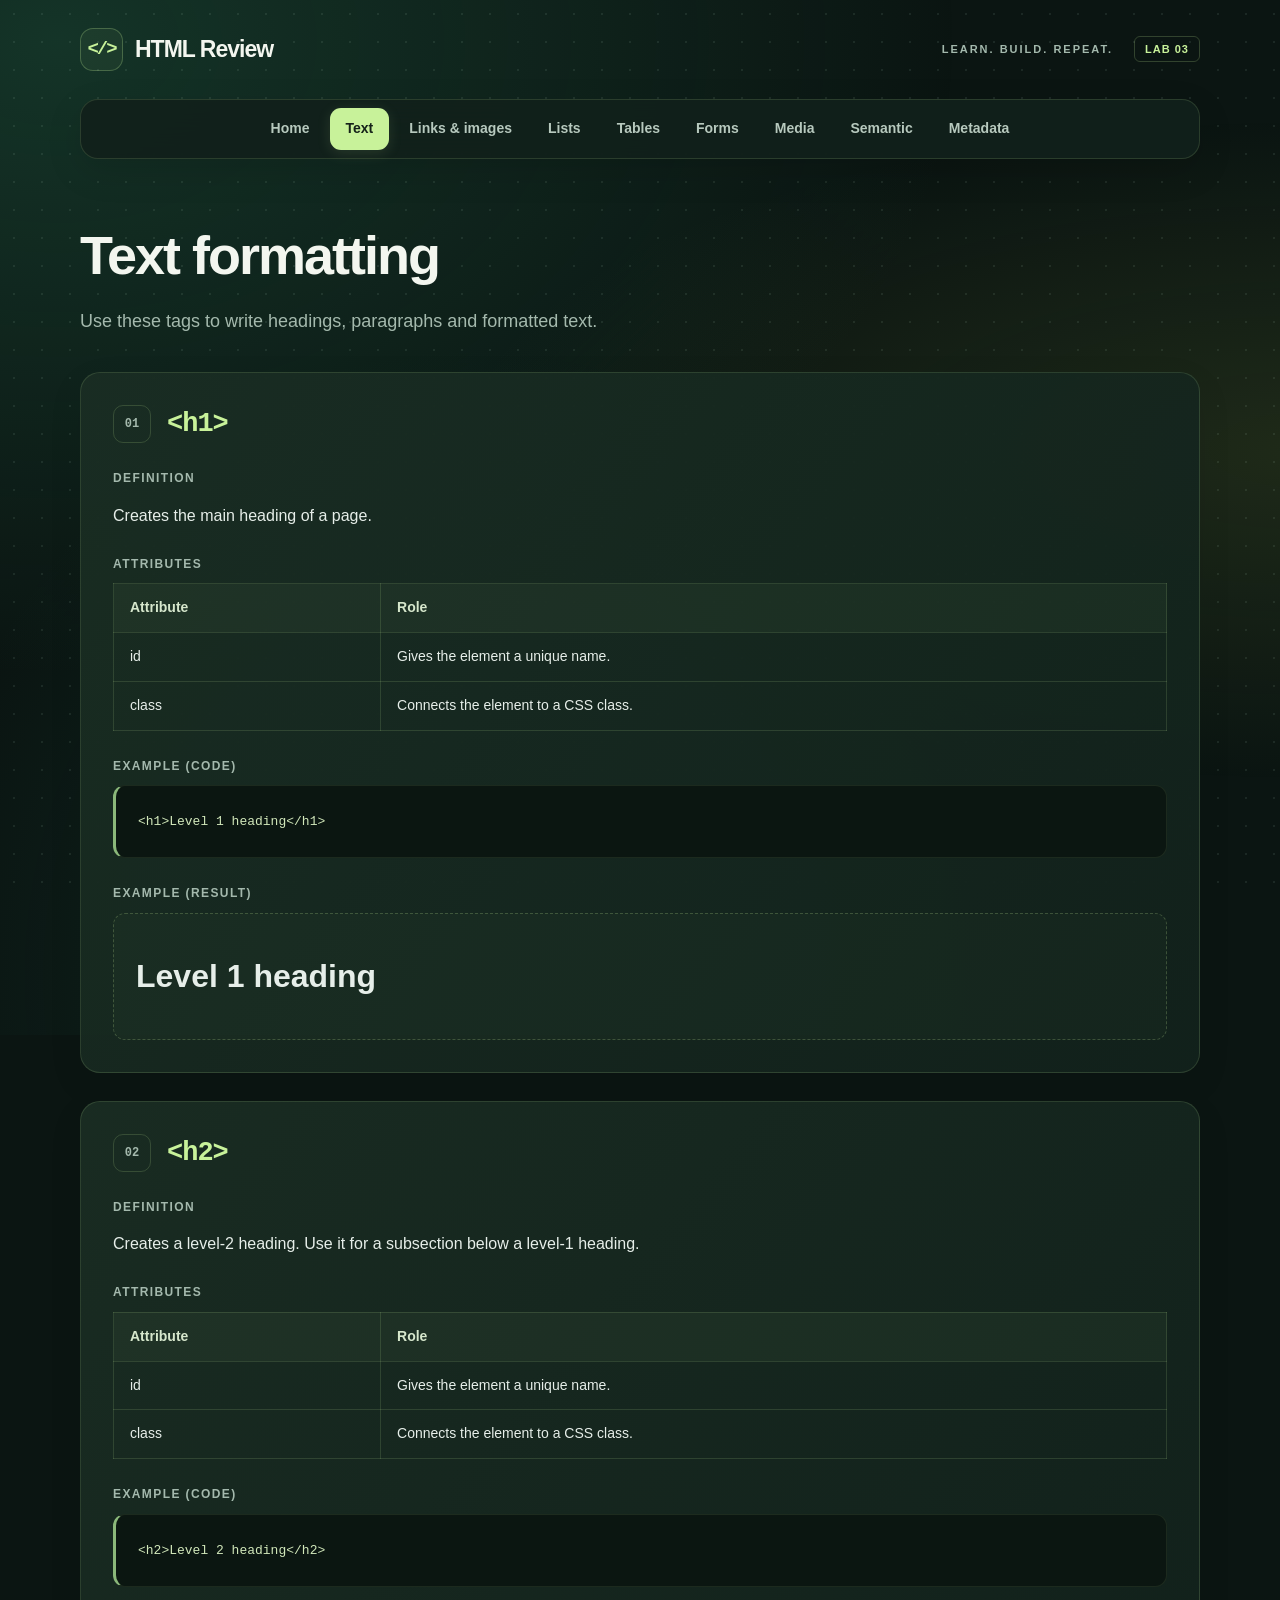
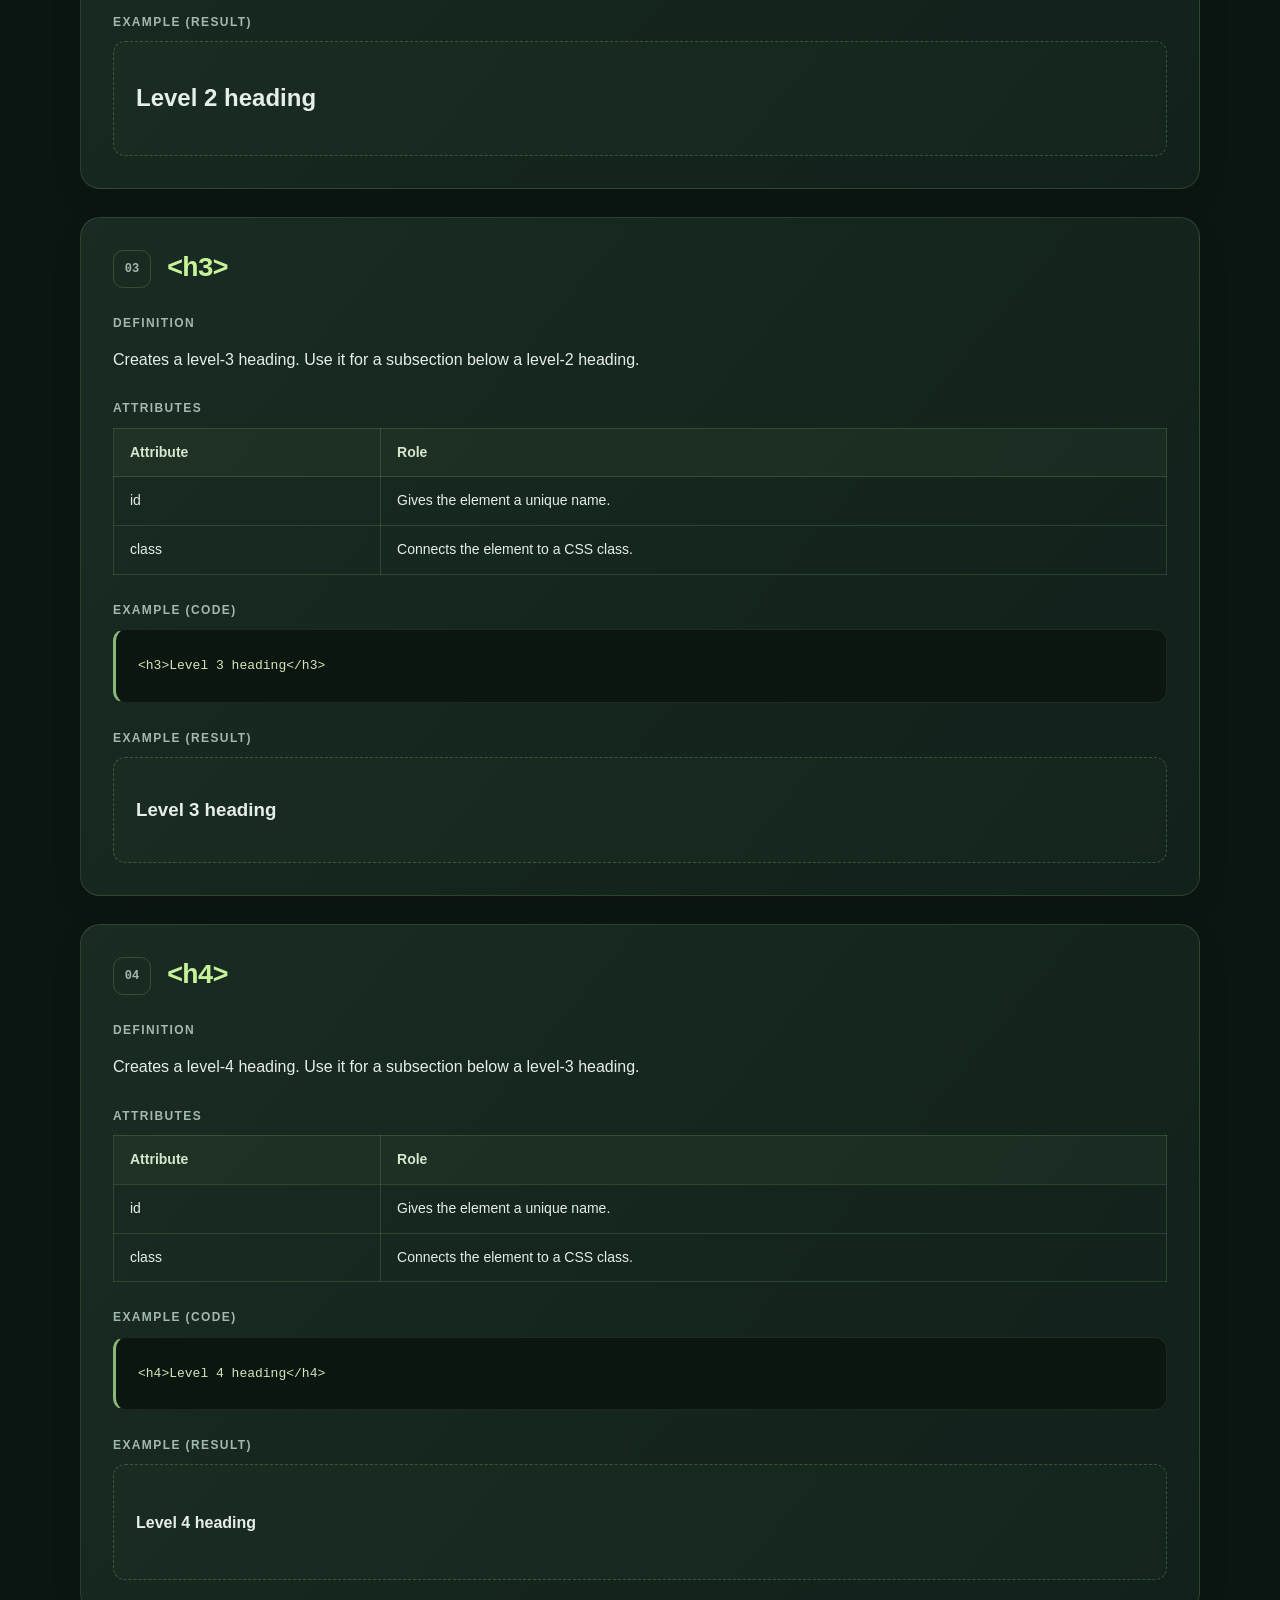
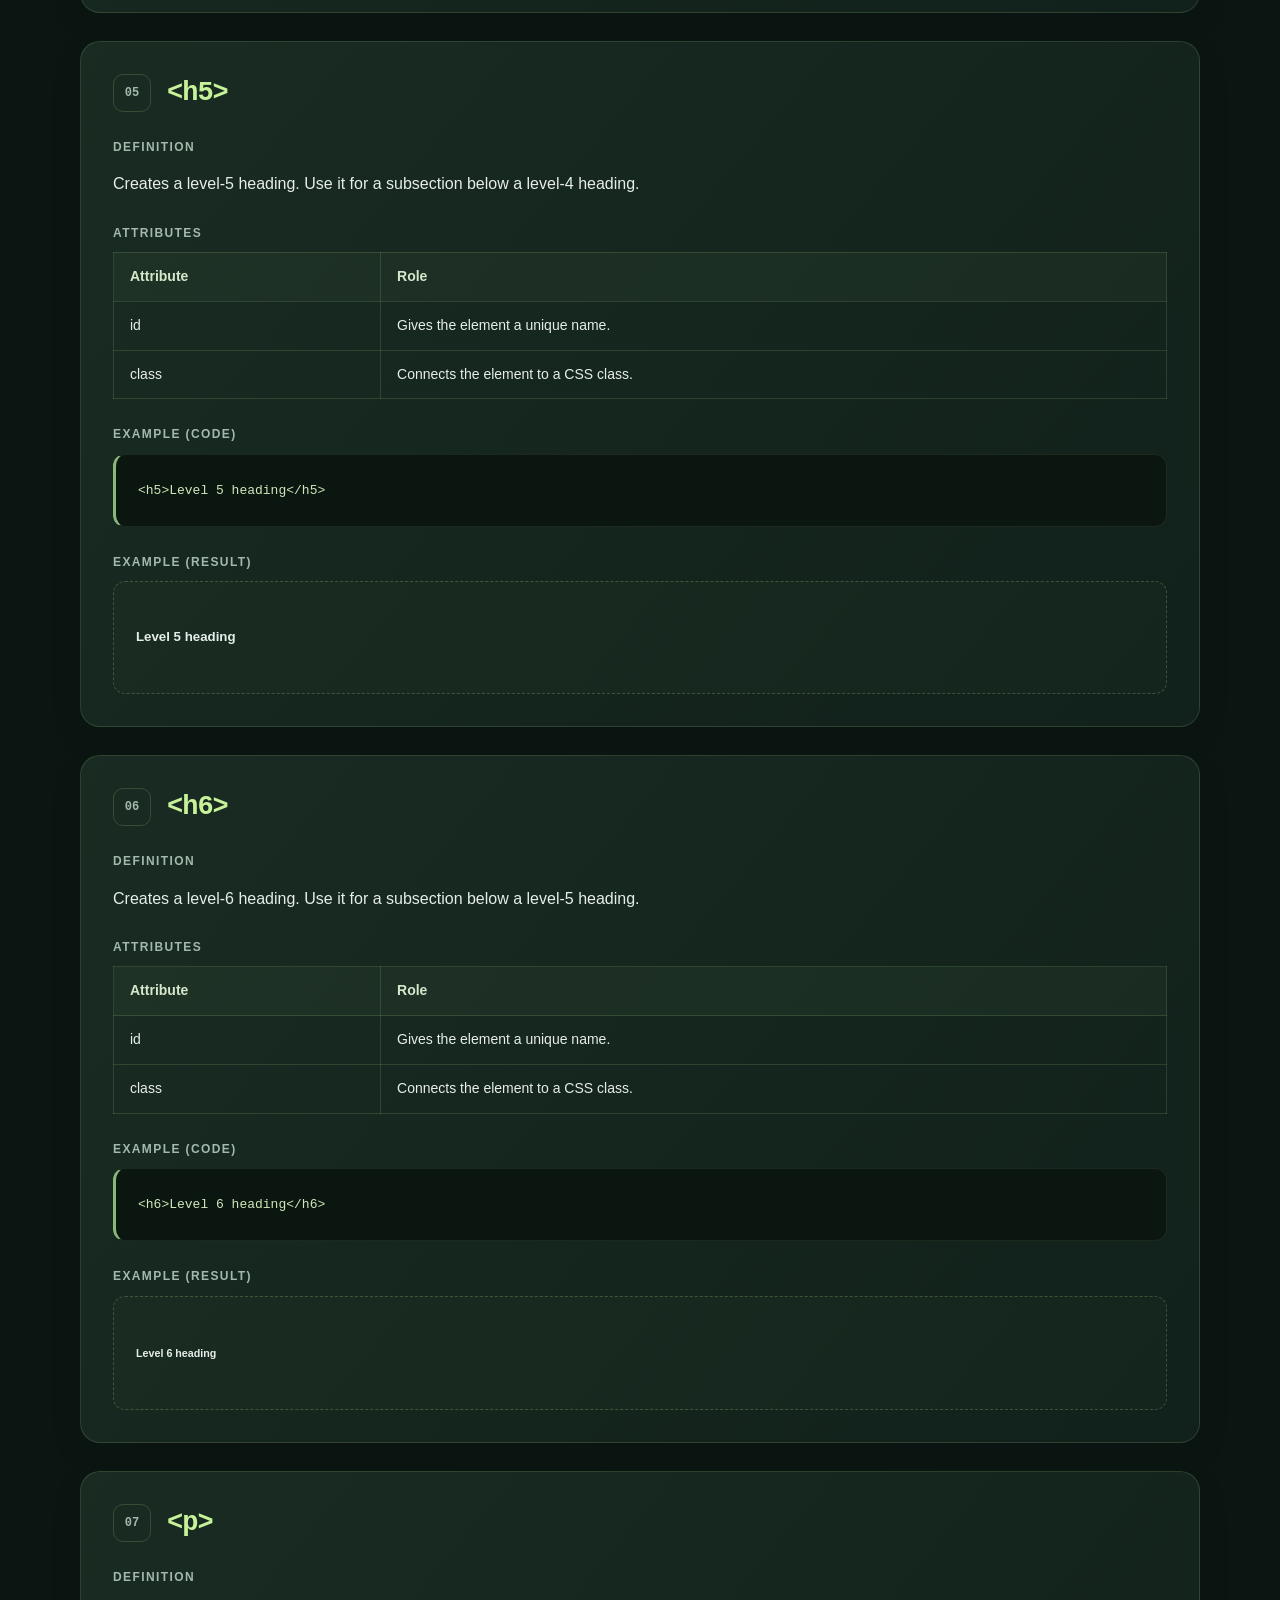
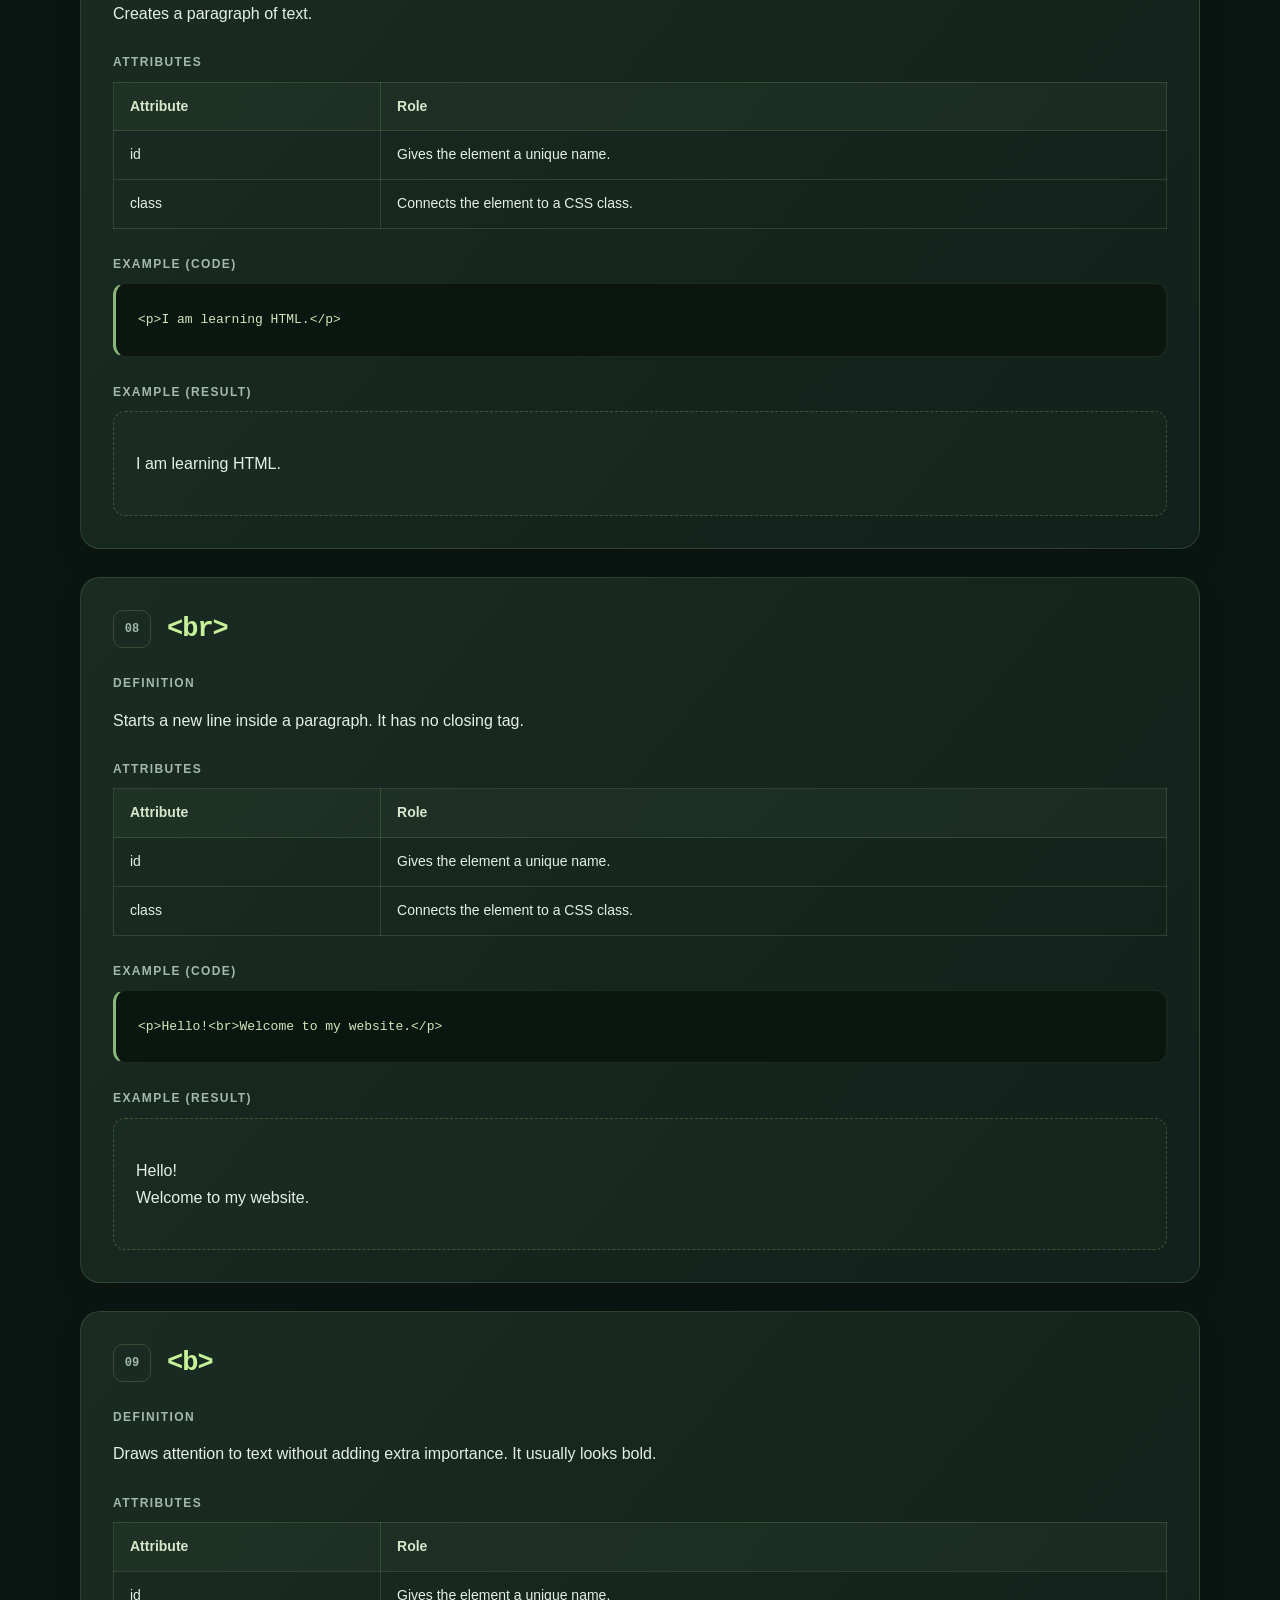
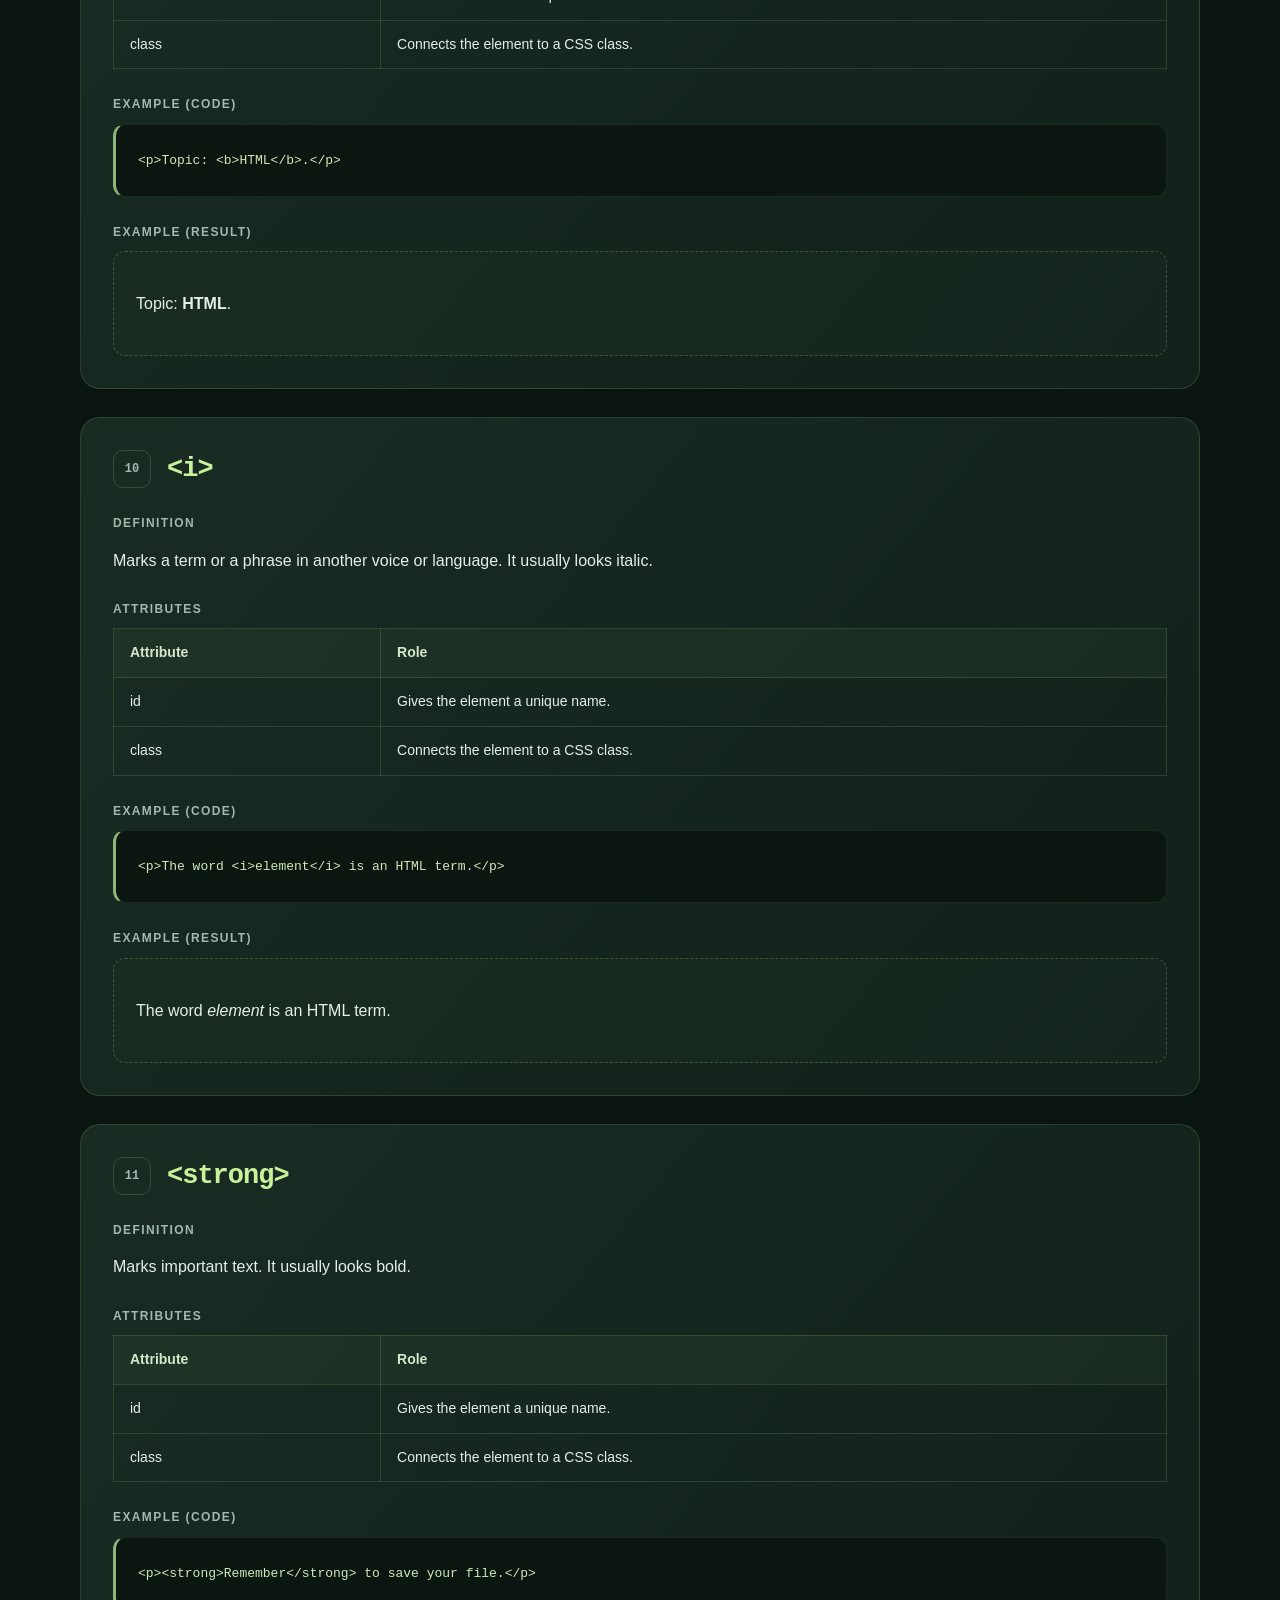
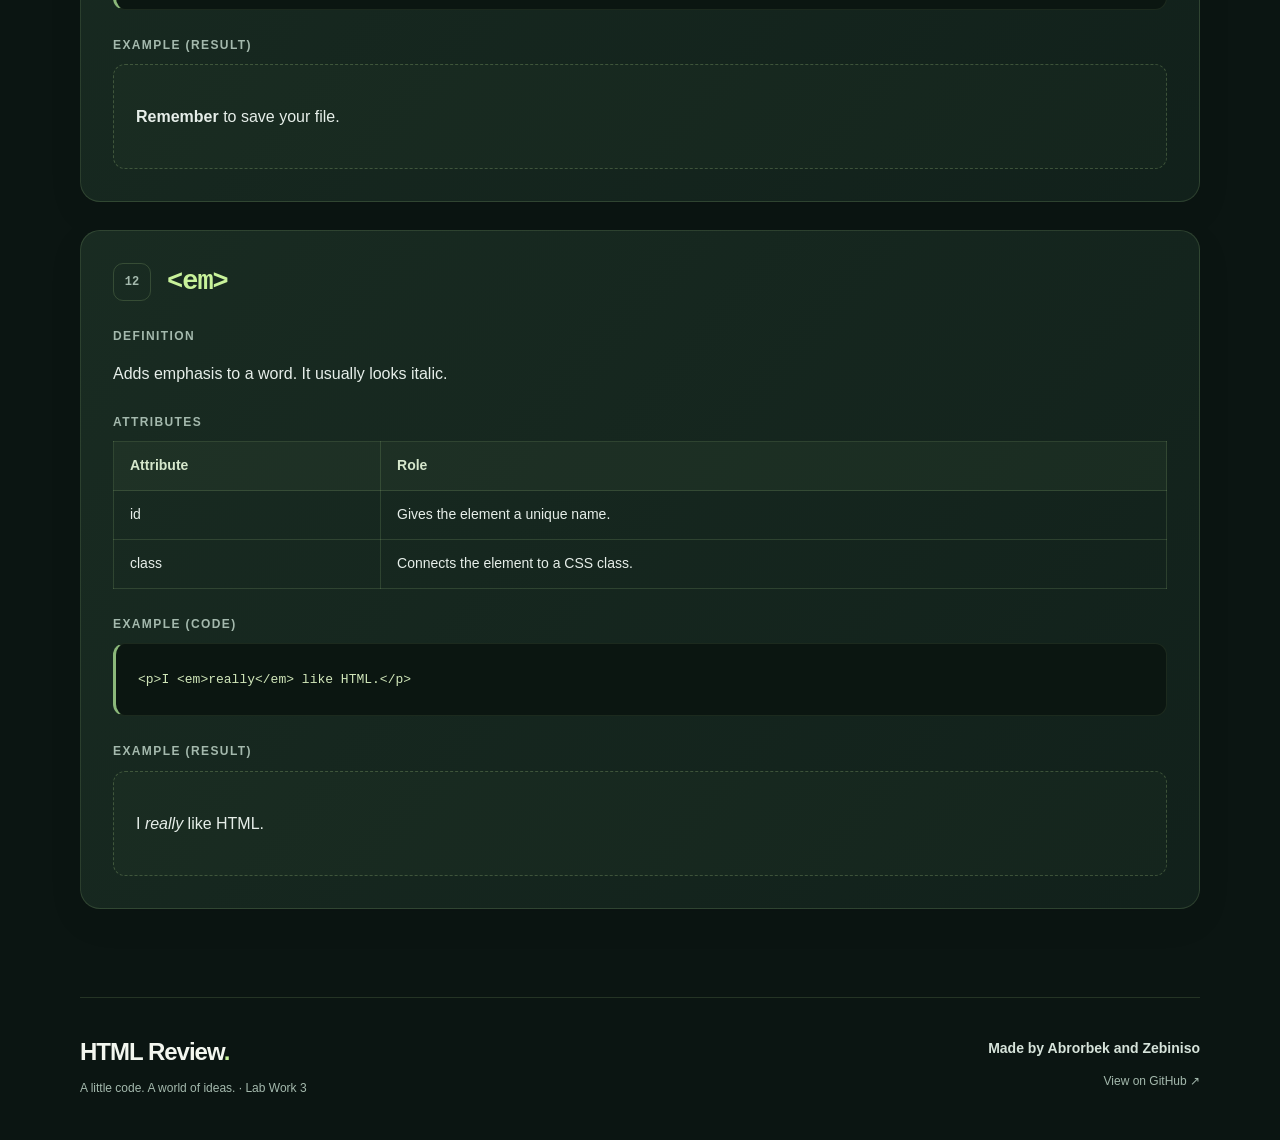
<file: html_review/text.html>
<!DOCTYPE html>
<html lang="en">
<head>
  <meta charset="UTF-8">
  <meta name="viewport" content="width=device-width, initial-scale=1">
  <title>Text | HTML Review</title>
  <link rel="stylesheet" href="css/style.css">
</head>
<body>
  <header class="site-header">
    <a class="site-title" href="index.html"><span class="logo-mark">&lt;/&gt;</span> HTML Review</a>
    <p class="site-label">LEARN. BUILD. REPEAT. <span>LAB 03</span></p>
  </header>

  <nav class="menu">
    <a href="index.html">Home</a>
    <a href="text.html" class="active">Text</a>
    <a href="links.html">Links &amp; images</a>
    <a href="lists.html">Lists</a>
    <a href="tables.html">Tables</a>
    <a href="forms.html">Forms</a>
    <a href="media.html">Media</a>
    <a href="semantic.html">Semantic</a>
    <a href="metadata.html">Metadata</a>
  </nav>

  <div class="content">
    <h1>Text formatting</h1>
    <p>Use these tags to write headings, paragraphs and formatted text.</p>

    <div class="tag">
      <h2>&lt;h1&gt;</h2>
      <h3>Definition</h3>
      <p>Creates the main heading of a page.</p>

      <h3>Attributes</h3>
      <table>
        <tr><th>Attribute</th><th>Role</th></tr>
        <tr><td>id</td><td>Gives the element a unique name.</td></tr>
        <tr><td>class</td><td>Connects the element to a CSS class.</td></tr>
      </table>

      <h3>Example (code)</h3>
      <pre><code>&lt;h1&gt;Level 1 heading&lt;/h1&gt;</code></pre>

      <h3>Example (result)</h3>
      <div class="result">
        <h1>Level 1 heading</h1>
      </div>
    </div>

    <div class="tag">
      <h2>&lt;h2&gt;</h2>
      <h3>Definition</h3>
      <p>Creates a level-2 heading. Use it for a subsection below a level-1 heading.</p>

      <h3>Attributes</h3>
      <table>
        <tr><th>Attribute</th><th>Role</th></tr>
        <tr><td>id</td><td>Gives the element a unique name.</td></tr>
        <tr><td>class</td><td>Connects the element to a CSS class.</td></tr>
      </table>

      <h3>Example (code)</h3>
      <pre><code>&lt;h2&gt;Level 2 heading&lt;/h2&gt;</code></pre>

      <h3>Example (result)</h3>
      <div class="result">
        <h2>Level 2 heading</h2>
      </div>
    </div>

    <div class="tag">
      <h2>&lt;h3&gt;</h2>
      <h3>Definition</h3>
      <p>Creates a level-3 heading. Use it for a subsection below a level-2 heading.</p>

      <h3>Attributes</h3>
      <table>
        <tr><th>Attribute</th><th>Role</th></tr>
        <tr><td>id</td><td>Gives the element a unique name.</td></tr>
        <tr><td>class</td><td>Connects the element to a CSS class.</td></tr>
      </table>

      <h3>Example (code)</h3>
      <pre><code>&lt;h3&gt;Level 3 heading&lt;/h3&gt;</code></pre>

      <h3>Example (result)</h3>
      <div class="result">
        <h3>Level 3 heading</h3>
      </div>
    </div>

    <div class="tag">
      <h2>&lt;h4&gt;</h2>
      <h3>Definition</h3>
      <p>Creates a level-4 heading. Use it for a subsection below a level-3 heading.</p>

      <h3>Attributes</h3>
      <table>
        <tr><th>Attribute</th><th>Role</th></tr>
        <tr><td>id</td><td>Gives the element a unique name.</td></tr>
        <tr><td>class</td><td>Connects the element to a CSS class.</td></tr>
      </table>

      <h3>Example (code)</h3>
      <pre><code>&lt;h4&gt;Level 4 heading&lt;/h4&gt;</code></pre>

      <h3>Example (result)</h3>
      <div class="result">
        <h4>Level 4 heading</h4>
      </div>
    </div>

    <div class="tag">
      <h2>&lt;h5&gt;</h2>
      <h3>Definition</h3>
      <p>Creates a level-5 heading. Use it for a subsection below a level-4 heading.</p>

      <h3>Attributes</h3>
      <table>
        <tr><th>Attribute</th><th>Role</th></tr>
        <tr><td>id</td><td>Gives the element a unique name.</td></tr>
        <tr><td>class</td><td>Connects the element to a CSS class.</td></tr>
      </table>

      <h3>Example (code)</h3>
      <pre><code>&lt;h5&gt;Level 5 heading&lt;/h5&gt;</code></pre>

      <h3>Example (result)</h3>
      <div class="result">
        <h5>Level 5 heading</h5>
      </div>
    </div>

    <div class="tag">
      <h2>&lt;h6&gt;</h2>
      <h3>Definition</h3>
      <p>Creates a level-6 heading. Use it for a subsection below a level-5 heading.</p>

      <h3>Attributes</h3>
      <table>
        <tr><th>Attribute</th><th>Role</th></tr>
        <tr><td>id</td><td>Gives the element a unique name.</td></tr>
        <tr><td>class</td><td>Connects the element to a CSS class.</td></tr>
      </table>

      <h3>Example (code)</h3>
      <pre><code>&lt;h6&gt;Level 6 heading&lt;/h6&gt;</code></pre>

      <h3>Example (result)</h3>
      <div class="result">
        <h6>Level 6 heading</h6>
      </div>
    </div>

    <div class="tag">
      <h2>&lt;p&gt;</h2>
      <h3>Definition</h3>
      <p>Creates a paragraph of text.</p>

      <h3>Attributes</h3>
      <table>
        <tr><th>Attribute</th><th>Role</th></tr>
        <tr><td>id</td><td>Gives the element a unique name.</td></tr>
        <tr><td>class</td><td>Connects the element to a CSS class.</td></tr>
      </table>

      <h3>Example (code)</h3>
      <pre><code>&lt;p&gt;I am learning HTML.&lt;/p&gt;</code></pre>

      <h3>Example (result)</h3>
      <div class="result">
        <p>I am learning HTML.</p>
      </div>
    </div>

    <div class="tag">
      <h2>&lt;br&gt;</h2>
      <h3>Definition</h3>
      <p>Starts a new line inside a paragraph. It has no closing tag.</p>

      <h3>Attributes</h3>
      <table>
        <tr><th>Attribute</th><th>Role</th></tr>
        <tr><td>id</td><td>Gives the element a unique name.</td></tr>
        <tr><td>class</td><td>Connects the element to a CSS class.</td></tr>
      </table>

      <h3>Example (code)</h3>
      <pre><code>&lt;p&gt;Hello!&lt;br&gt;Welcome to my website.&lt;/p&gt;</code></pre>

      <h3>Example (result)</h3>
      <div class="result">
        <p>Hello!<br>Welcome to my website.</p>
      </div>
    </div>

    <div class="tag">
      <h2>&lt;b&gt;</h2>
      <h3>Definition</h3>
      <p>Draws attention to text without adding extra importance. It usually looks bold.</p>

      <h3>Attributes</h3>
      <table>
        <tr><th>Attribute</th><th>Role</th></tr>
        <tr><td>id</td><td>Gives the element a unique name.</td></tr>
        <tr><td>class</td><td>Connects the element to a CSS class.</td></tr>
      </table>

      <h3>Example (code)</h3>
      <pre><code>&lt;p&gt;Topic: &lt;b&gt;HTML&lt;/b&gt;.&lt;/p&gt;</code></pre>

      <h3>Example (result)</h3>
      <div class="result">
        <p>Topic: <b>HTML</b>.</p>
      </div>
    </div>

    <div class="tag">
      <h2>&lt;i&gt;</h2>
      <h3>Definition</h3>
      <p>Marks a term or a phrase in another voice or language. It usually looks italic.</p>

      <h3>Attributes</h3>
      <table>
        <tr><th>Attribute</th><th>Role</th></tr>
        <tr><td>id</td><td>Gives the element a unique name.</td></tr>
        <tr><td>class</td><td>Connects the element to a CSS class.</td></tr>
      </table>

      <h3>Example (code)</h3>
      <pre><code>&lt;p&gt;The word &lt;i&gt;element&lt;/i&gt; is an HTML term.&lt;/p&gt;</code></pre>

      <h3>Example (result)</h3>
      <div class="result">
        <p>The word <i>element</i> is an HTML term.</p>
      </div>
    </div>

    <div class="tag">
      <h2>&lt;strong&gt;</h2>
      <h3>Definition</h3>
      <p>Marks important text. It usually looks bold.</p>

      <h3>Attributes</h3>
      <table>
        <tr><th>Attribute</th><th>Role</th></tr>
        <tr><td>id</td><td>Gives the element a unique name.</td></tr>
        <tr><td>class</td><td>Connects the element to a CSS class.</td></tr>
      </table>

      <h3>Example (code)</h3>
      <pre><code>&lt;p&gt;&lt;strong&gt;Remember&lt;/strong&gt; to save your file.&lt;/p&gt;</code></pre>

      <h3>Example (result)</h3>
      <div class="result">
        <p><strong>Remember</strong> to save your file.</p>
      </div>
    </div>

    <div class="tag">
      <h2>&lt;em&gt;</h2>
      <h3>Definition</h3>
      <p>Adds emphasis to a word. It usually looks italic.</p>

      <h3>Attributes</h3>
      <table>
        <tr><th>Attribute</th><th>Role</th></tr>
        <tr><td>id</td><td>Gives the element a unique name.</td></tr>
        <tr><td>class</td><td>Connects the element to a CSS class.</td></tr>
      </table>

      <h3>Example (code)</h3>
      <pre><code>&lt;p&gt;I &lt;em&gt;really&lt;/em&gt; like HTML.&lt;/p&gt;</code></pre>

      <h3>Example (result)</h3>
      <div class="result">
        <p>I <em>really</em> like HTML.</p>
      </div>
    </div>
  </div>

  <footer class="site-footer">
    <div class="footer-inner">
      <div>
        <p class="footer-brand">HTML Review<span>.</span></p>
        <p class="footer-note">A little code. A world of ideas. · Lab Work 3</p>
      </div>
      <div class="footer-credits">
        <p class="authors">Made by Abrorbek and Zebiniso</p>
        <a href="https://github.com/sa-abror/university">View on GitHub ↗</a>
      </div>
    </div>
  </footer>
</body>
</html>
</file>
<file: html_review/css/style.css>
* {
  box-sizing: border-box;
}

html {
  scroll-behavior: smooth;
  scroll-padding-top: 110px;
}

body {
  margin: 0;
  color: #e6eee9;
  background-color: #0b1512;
  font-family: "Avenir Next", "Segoe UI", Arial, sans-serif;
  font-size: 16px;
  line-height: 1.7;
  isolation: isolate;
}

body::before, body::after {
  content: "";
  position: fixed;
  z-index: -1;
  pointer-events: none;
}

body::before {
  inset: -15%;
  background: radial-gradient(ellipse at 15% 15%, #28735455, transparent 45%),
              radial-gradient(ellipse at 90% 50%, #74863830, transparent 40%),
              radial-gradient(ellipse at 40% 95%, #1f67563d, transparent 40%);
  animation: background-drift 22s ease-in-out infinite alternate;
}

body::after {
  inset: 0;
  background-image: radial-gradient(#b7d9c51a 1px, transparent 1px);
  background-size: 28px 28px;
}

::selection {
  color: #0b1512;
  background-color: #c8f29a;
}

a {
  color: #c8f29a;
  text-underline-offset: 4px;
}

a, button, input, select, textarea {
  transition: color 0.2s, background-color 0.2s, border-color 0.2s,
              box-shadow 0.2s, transform 0.2s;
}

a:focus-visible, button:focus-visible, input:focus-visible,
select:focus-visible, textarea:focus-visible {
  outline: 3px solid #c8f29a;
  outline-offset: 5px;
}

h1, h2, h3 {
  line-height: 1.2;
}

.site-header {
  display: flex;
  align-items: center;
  justify-content: space-between;
  gap: 20px;
  width: 92%;
  max-width: 1120px;
  margin: auto;
  padding: 28px 0;
}

.site-title {
  display: flex;
  align-items: center;
  gap: 12px;
  margin: 0;
  color: #f3f6ef;
  font-size: 23px;
  font-weight: 700;
  letter-spacing: -1px;
  text-decoration: none;
}

.logo-mark {
  display: grid;
  place-items: center;
  width: 43px;
  height: 43px;
  color: #c8f29a;
  background-color: #c8f29a0c;
  border: 1px solid #c8f29a40;
  border-radius: 13px;
  font-family: Consolas, monospace;
  font-size: 19px;
  letter-spacing: -2px;
}

.site-label {
  margin: 0;
  color: #a4b9ad;
  font-size: 11px;
  font-weight: 600;
  letter-spacing: 2px;
}

.site-label span {
  margin-left: 16px;
  padding: 6px 10px;
  color: #c8f29a;
  border: 1px solid #c8f29a35;
  border-radius: 6px;
  letter-spacing: 1px;
}

.menu {
  position: sticky;
  top: 12px;
  z-index: 5;
  display: flex;
  justify-content: center;
  flex-wrap: wrap;
  gap: 4px;
  width: 92%;
  max-width: 1120px;
  margin: 0 auto;
  padding: 8px;
  background-color: #12211bef;
  border: 1px solid #c8f29a24;
  border-radius: 18px;
  box-shadow: 0 12px 35px #00000020;
  backdrop-filter: blur(16px);
}

.menu a {
  padding: 9px 16px;
  color: #b7c9be;
  border-radius: 11px;
  font-size: 14px;
  font-weight: 600;
  text-decoration: none;
}

.menu .active {
  color: #152219;
  background-color: #c8f29a;
  box-shadow: 0 3px 14px #c8f29a20;
}

.content {
  width: 92%;
  max-width: 1120px;
  margin: 64px auto 88px;
  counter-reset: tag;
}

.content > h1 {
  margin: 0 0 16px;
  color: #f3f6ef;
  font-size: clamp(34px, 5vw, 54px);
  letter-spacing: -2px;
  animation: appear 0.7s ease-out both;
}

.content > p {
  max-width: 650px;
  margin-bottom: 36px;
  color: #a4b9ad;
  font-size: 18px;
}

.hero {
  display: grid;
  grid-template-columns: 1.1fr 1fr;
  align-items: center;
  gap: 60px;
  padding: 24px 0 76px;
}

.hero-copy {
  animation: appear 0.8s ease-out both;
}

.eyebrow {
  display: flex;
  align-items: center;
  gap: 10px;
  margin: 0 0 24px;
  color: #c8f29a;
  font-size: 11px;
  font-weight: 700;
  letter-spacing: 2px;
  text-transform: uppercase;
}

.status-dot {
  width: 7px;
  height: 7px;
  background-color: #c8f29a;
  border-radius: 50%;
  box-shadow: 0 0 14px #c8f29a70;
}

.hero h1 {
  margin: 0 0 24px;
  color: #f3f6ef;
  font-size: clamp(44px, 5.6vw, 70px);
  font-weight: 700;
  line-height: 1.08;
  letter-spacing: -3px;
}

.hero h1 span {
  color: #c8f29a;
}

.hero-description {
  max-width: 440px;
  margin: 0;
  color: #a4b9ad;
  font-size: 17px;
}

.hero-actions {
  display: flex;
  align-items: center;
  flex-wrap: wrap;
  gap: 24px;
  margin: 30px 0;
}

.button-link {
  display: inline-flex;
  align-items: center;
  gap: 24px;
  padding: 13px 20px;
  color: #152219;
  background-color: #c8f29a;
  border: 1px solid #c8f29a;
  border-radius: 11px;
  font-size: 14px;
  font-weight: 700;
  text-decoration: none;
  box-shadow: 0 6px 24px #c8f29a12;
}

.text-link {
  color: #d6e3da;
  font-size: 14px;
  text-decoration: none;
}

.hero-stats {
  display: flex;
  gap: 32px;
  padding-top: 10px;
}

.hero-stats p {
  margin: 0;
  color: #a4b9ad;
  font-size: 12px;
}

.hero-stats strong {
  margin-right: 7px;
  color: #e6eee9;
  font-size: 23px;
  font-weight: 600;
}

.hero-editor {
  min-width: 0;
  overflow: hidden;
  background-color: #101e18;
  border: 1px solid #c8f29a38;
  border-radius: 20px;
  box-shadow: 0 30px 80px #00000040, 0 0 80px #83b76e0c;
  animation: editor-float 7s ease-in-out infinite;
}

.editor-bar {
  display: flex;
  align-items: center;
  gap: 20px;
  padding: 16px 20px;
  background-color: #ffffff03;
  border-bottom: 1px solid #c8f29a18;
}

.window-dots {
  display: flex;
  gap: 6px;
}

.window-dots span {
  width: 8px;
  height: 8px;
  background-color: #d78572;
  border-radius: 50%;
}

.window-dots span:nth-child(2) {
  background-color: #d6bd75;
}

.window-dots span:nth-child(3) {
  background-color: #97c994;
}

.editor-bar p {
  margin: 0;
  color: #a4b9ad;
  font-family: Consolas, monospace;
  font-size: 12px;
}

.hero-editor pre {
  margin: 0;
  padding: 26px;
  color: #a4b9ad;
  background: none;
  border: 0;
  border-radius: 0;
  line-height: 1.85;
}

.code-accent {
  color: #c8f29a;
}

.code-warm {
  color: #e3c997;
}

.editor-preview {
  margin: 0 20px 20px;
  padding: 20px;
  color: #203d2e;
  background: linear-gradient(120deg, #e5efda, #c9dfc1);
  border-radius: 11px;
}

.editor-preview > span {
  font-size: 9px;
  font-weight: 700;
  letter-spacing: 2px;
}

.editor-preview p {
  margin: 8px 0 0;
  font-size: 28px;
  font-weight: 700;
  letter-spacing: -1px;
}

.cursor {
  display: inline-block;
  width: 2px;
  height: 24px;
  margin-left: 5px;
  background-color: #46704b;
  vertical-align: middle;
  animation: blink 1.4s steps(2, jump-none) infinite;
}

.chapter-heading {
  display: flex;
  align-items: end;
  justify-content: space-between;
  gap: 24px;
  margin: 10px 0 28px;
  padding-top: 34px;
  border-top: 1px solid #c8f29a24;
}

.chapter-heading .eyebrow {
  margin-bottom: 12px;
}

.chapter-heading h2 {
  margin: 0;
  color: #f3f6ef;
  font-size: 30px;
  letter-spacing: -1px;
}

.chapter-heading > p {
  margin: 0;
  color: #a4b9ad;
  font-size: 13px;
  text-align: right;
}

.tag {
  counter-increment: tag;
  margin-bottom: 28px;
  padding: 32px;
  background: linear-gradient(130deg, #1a2d23f5, #12221cf5);
  border: 1px solid #c8f29a24;
  border-radius: 20px;
  box-shadow: 0 12px 36px #00000012;
  animation: appear 0.65s ease-out backwards;
  transition: transform 0.25s, border-color 0.25s, box-shadow 0.25s;
}

.tag:nth-of-type(2) {
  animation-delay: 0.08s;
}

.tag:nth-of-type(3) {
  animation-delay: 0.16s;
}

.tag > h2 {
  display: flex;
  align-items: center;
  gap: 16px;
  margin: 0 0 28px;
  color: #c8f29a;
  font-family: Consolas, monospace;
  font-size: 27px;
  letter-spacing: -1px;
}

.tag > h2::before {
  content: counter(tag, decimal-leading-zero);
  flex-shrink: 0;
  display: grid;
  place-items: center;
  width: 36px;
  height: 36px;
  color: #a4b9ad;
  border: 1px solid #c8f29a2b;
  border-radius: 10px;
  font-size: 12px;
  letter-spacing: 0;
}

.tag > h3 {
  margin-top: 28px;
  margin-bottom: 12px;
  color: #a4b9ad;
  font-size: 12px;
  font-weight: 700;
  letter-spacing: 1.4px;
  text-transform: uppercase;
}

table {
  width: 100%;
  border-collapse: collapse;
  text-align: left;
}

th, td {
  padding: 12px 16px;
  border: 1px solid #c8f29a24;
  font-size: 14px;
}

th {
  color: #d6e7cc;
  background-color: #c8f29a0a;
  font-weight: 600;
}

pre {
  margin: 12px 0;
  padding: 22px;
  color: #d1e7ba;
  background-color: #0b1611;
  border: 1px solid #c8f29a18;
  border-left: 3px solid #8bb87a;
  border-radius: 12px;
  white-space: pre-wrap;
  overflow-wrap: anywhere;
}

code {
  font-family: Consolas, "Courier New", monospace;
  font-size: 13px;
}

.result {
  padding: 22px;
  background-color: #c8f29a05;
  border: 1px dashed #c8f29a38;
  border-radius: 12px;
}

.note {
  margin-bottom: 0;
  color: #a4b9ad;
  font-size: 13px;
}

img, video {
  max-width: 100%;
  height: auto;
  border-radius: 10px;
}

audio {
  width: 100%;
}

.example-page {
  padding: 24px;
}

label {
  display: block;
  margin: 10px 0 6px;
}

input, select, textarea, button {
  padding: 11px 14px;
  font: inherit;
}

input[type="text"], input[type="email"], select, textarea {
  width: 100%;
  color: #e6eee9;
  background-color: #0b1611;
  border: 1px solid #c8f29a38;
  border-radius: 9px;
  color-scheme: dark;
}

textarea {
  resize: vertical;
}

button {
  margin-top: 12px;
  padding: 11px 22px;
  color: #152219;
  background-color: #c8f29a;
  border: 1px solid #c8f29a;
  border-radius: 9px;
  font-size: 14px;
  font-weight: 700;
  cursor: pointer;
}

.box {
  padding: 18px;
  background-color: #c8f29a0a;
  border: 1px solid #c8f29a38;
  border-radius: 10px;
}

.highlight {
  color: #c8f29a;
  font-weight: bold;
}

.site-footer {
  width: 92%;
  max-width: 1120px;
  margin: 0 auto;
  padding: 34px 0 42px;
  border-top: 1px solid #c8f29a24;
}

.footer-inner {
  display: flex;
  justify-content: space-between;
  align-items: center;
  gap: 24px;
}

.footer-brand {
  margin: 0;
  color: #f3f6ef;
  font-size: 24px;
  font-weight: 700;
  letter-spacing: -1px;
}

.footer-brand span {
  color: #c8f29a;
}

.footer-note {
  margin: 5px 0 0;
  color: #a4b9ad;
  font-size: 12px;
}

.footer-credits {
  text-align: right;
}

.authors {
  margin: 0 0 6px;
  color: #d6e3da;
  font-size: 14px;
  font-weight: 600;
}

.footer-credits a {
  color: #a4b9ad;
  font-size: 12px;
  text-decoration: none;
}

@keyframes background-drift {
  from { transform: translate3d(-2%, -2%, 0) scale(1); }
  to { transform: translate3d(3%, 3%, 0) scale(1.08); }
}

@keyframes appear {
  from { opacity: 0; transform: translateY(18px); }
  to { opacity: 1; transform: translateY(0); }
}

@keyframes editor-float {
  0%, 100% { transform: translateY(0) rotate(-1deg); }
  50% { transform: translateY(-10px) rotate(0deg); }
}

@keyframes blink {
  from { opacity: 0; }
  to { opacity: 1; }
}

@media (hover: hover) {
  .menu a:hover {
    color: #f3f6ef;
    background-color: #c8f29a15;
    transform: translateY(-2px);
  }

  .menu .active:hover {
    color: #152219;
    background-color: #dafab8;
  }

  .tag:hover {
    transform: translateY(-3px);
    border-color: #c8f29a55;
    box-shadow: 0 20px 45px #00000025;
  }

  .button-link:hover, button:hover {
    color: #152219;
    background-color: #dafab8;
    box-shadow: 0 8px 28px #c8f29a25;
    transform: translateY(-3px);
  }

  .text-link:hover, .footer-credits a:hover {
    color: #c8f29a;
  }
}

@media (max-width: 900px) {
  .menu a { padding: 8px 11px; }
  .hero { grid-template-columns: 1fr; gap: 44px; padding-top: 0; }
  .hero h1 { font-size: 64px; }
  .hero-editor { width: 100%; max-width: 600px; }
}

@media (max-width: 600px) {
  html { scroll-padding-top: 24px; }
  .site-header { padding: 22px 0; }
  .site-title { font-size: 21px; }
  .site-label { font-size: 0; }
  .site-label span { margin: 0; font-size: 10px; white-space: nowrap; }
  .menu { position: static; gap: 3px; padding: 7px; border-radius: 15px; }
  .menu a { padding: 7px 10px; font-size: 12px; }
  .content { margin-top: 42px; margin-bottom: 48px; }
  .hero { gap: 42px; padding-bottom: 46px; }
  .hero h1 { font-size: clamp(39px, 10vw, 56px); letter-spacing: -2px; }
  .hero-description { font-size: 16px; }
  .hero-actions { gap: 18px; }
  .hero-editor pre { padding: 18px; }
  .hero-editor code { font-size: 11px; }
  .chapter-heading { display: block; }
  .chapter-heading h2 { font-size: 27px; }
  .chapter-heading > p { margin-top: 14px; text-align: left; }
  .tag { padding: 22px 18px; border-radius: 16px; }
  .tag > h2 { gap: 10px; font-size: 21px; }
  .tag > h2::before { width: 29px; height: 29px; font-size: 10px; }
  th, td { padding: 10px; font-size: 13px; }
  pre, .result { padding: 15px; }
  code { font-size: 12px; }
  .footer-inner { align-items: start; flex-direction: column; gap: 20px; }
  .footer-credits { text-align: left; }
}

@media (prefers-reduced-motion: reduce) {
  html { scroll-behavior: auto; }

  *, *::before, *::after {
    animation: none !important;
    transition: none !important;
  }
}
</file>
